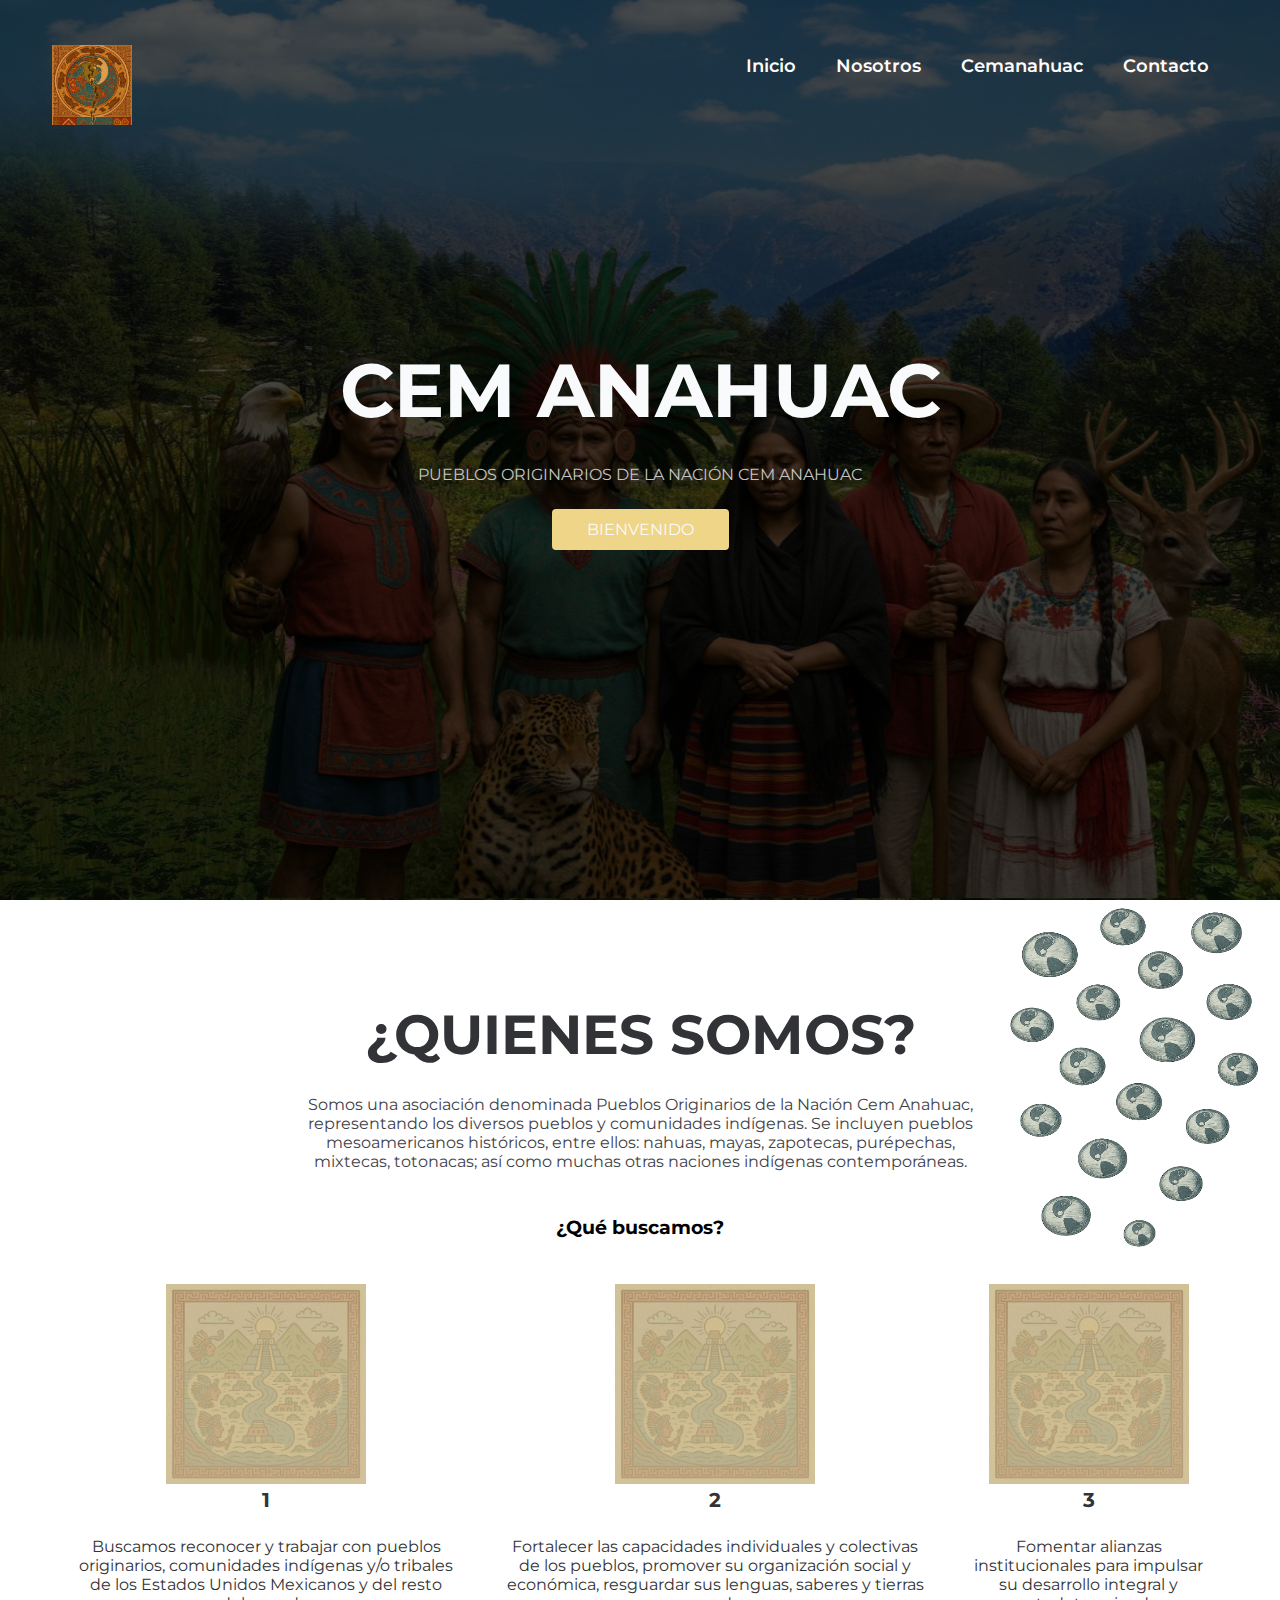
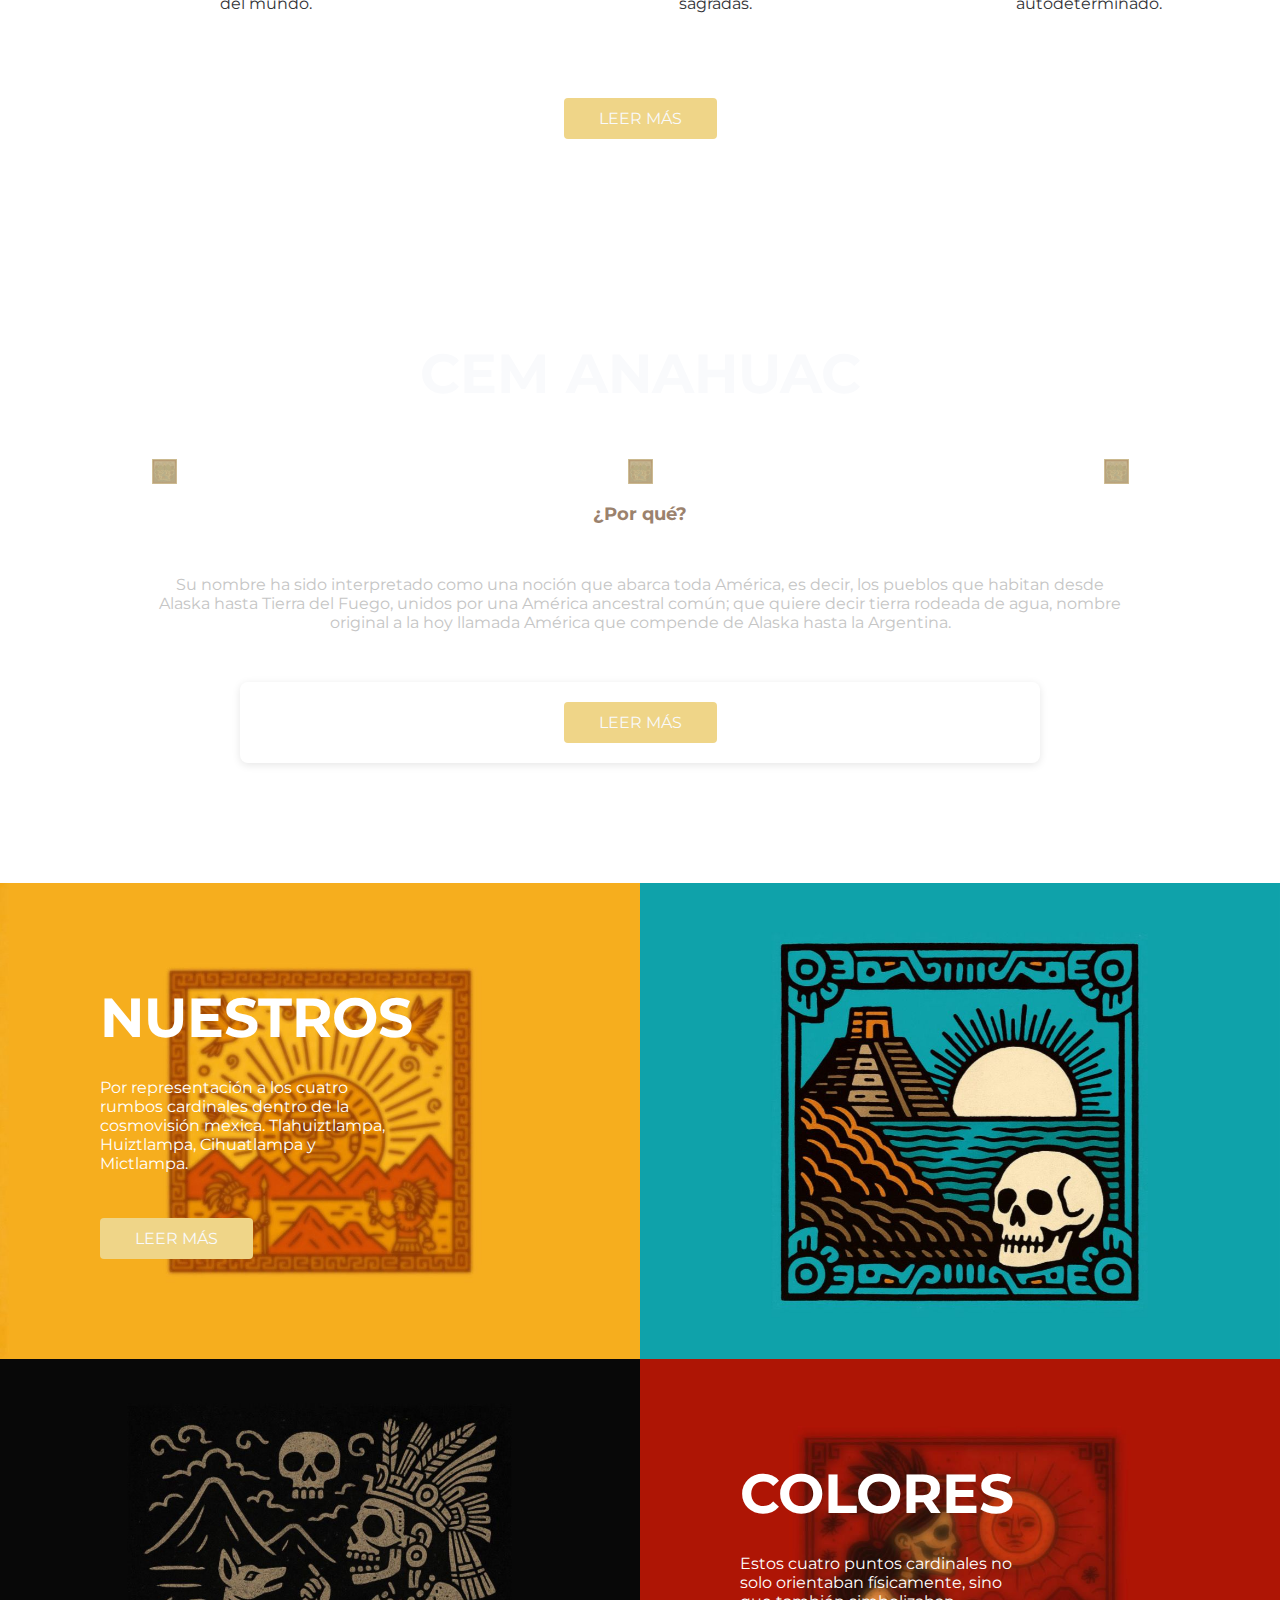
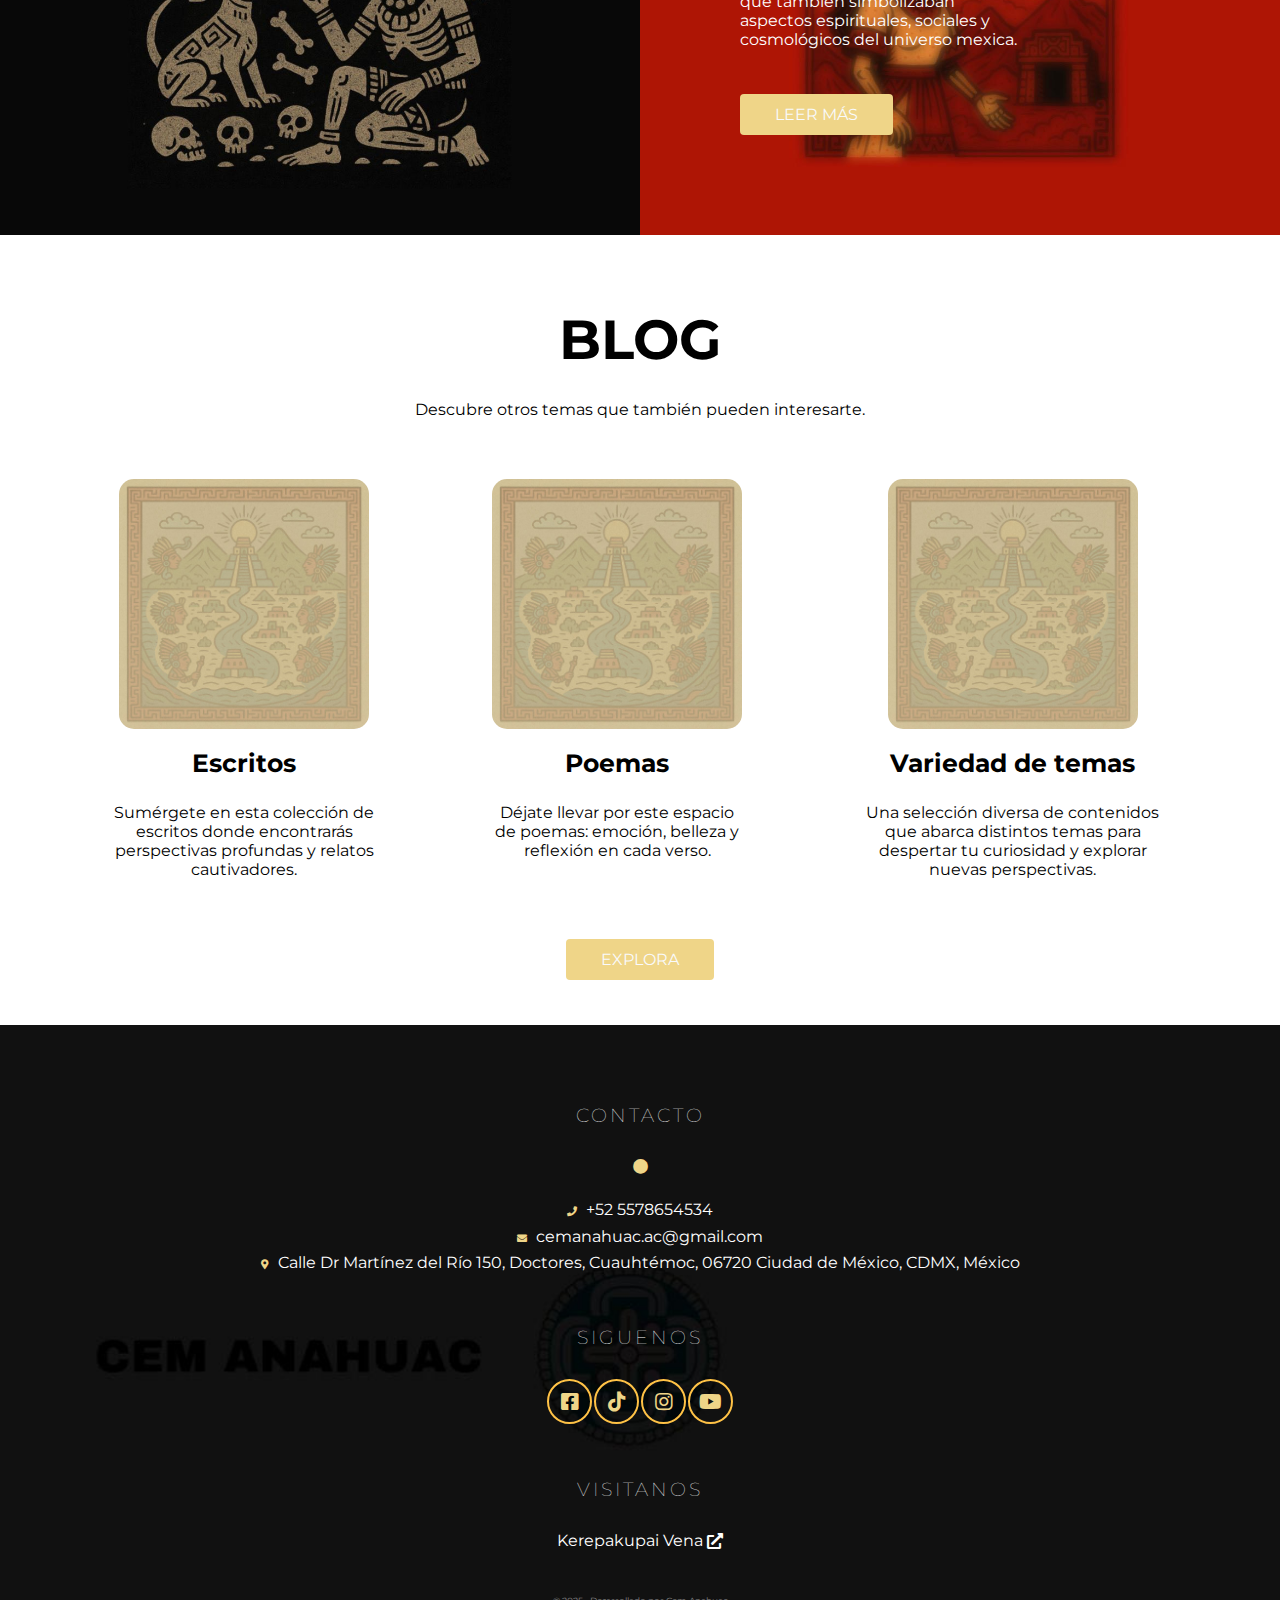
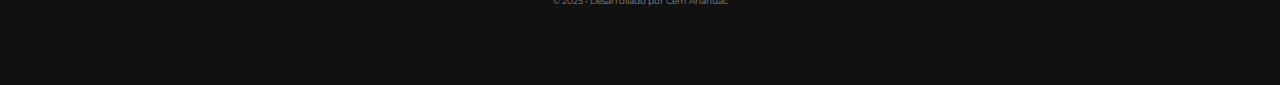
<file: index.html>
<!DOCTYPE html>
<html lang="en">
<head>
    <meta charset="UTF-8">
    <meta http-equiv="X-UA-Compatible" content="IE=edge">
    <meta name="viewport" content="width=device-width, initial-scale=1.0">
   
    <title>Inicio</title>
    <link rel="stylesheet" href="https://cdnjs.cloudflare.com/ajax/libs/font-awesome/5.15.4/css/all.min.css" integrity="..." crossorigin="anonymous">
     <link rel="stylesheet" href="https://cdnjs.cloudflare.com/ajax/libs/font-awesome/5.11.2/css/all.min.css">
    <link rel="stylesheet" href="style.css">
</head>
<body>
    
    <header class="header">
        <div class="menu container">
            <a href="logo.html" class="logo"  alt="">
               <p></p>
                 <img src="logoprovisional.jpg" alt="Texto alternativo del icono" width="80" height="80">
            </a>
            <input type="checkbox" id="menu" />
            <label for="menu">
                <img src="menu.png" class="menu-icono" alt="">
            </label>

            <nav class="navbar">
                <ul>
                    <li><a href="index.html">Inicio</a></li>
                     <li><a href="nosotros.html">Nosotros</a></li>
                      <li><a href="#">Cemanahuac</a></li>
                       <li><a href="contacto.html">Contacto</a></li>
                </ul>
            </nav>
        </div>

          
            <div class="header-content container">

                <h1>CEM ANAHUAC</h1>
             <p> 
                 PUEBLOS ORIGINARIOS DE LA NACIÓN CEM ANAHUAC 
                </p>   
                <a href="index.html"   class="btn-1">Bienvenido</a>
            </div>
       
    </header>

    <section class="coffee">
       
        <img class="coffee-img" src="ChatGPT Image 31 jul 2025, 07_57_46 p.m..png" alt="Descripción" width="290" height="350">       

        <div class="coffee-content container">
            <h2>¿Quienes somos?</h2>
            <p class="txt-p">
    Somos una asociación denominada Pueblos Originarios de la Nación Cem Anahuac, representando los diversos pueblos y comunidades indígenas. 
    Se incluyen pueblos mesoamericanos históricos, entre ellos: nahuas, mayas, zapotecas, purépechas, mixtecas, totonacas;
    así como muchas otras naciones indígenas contemporáneas.
    
            </p>
            <p> <h3>¿Qué buscamos?</h3></p>
<div class="coffee-group">

    <div class="coffee-1">
        <img src="mx.jpg" alt="">
        <h3>1</h3>
        <p>
        Buscamos reconocer y trabajar con pueblos
             originarios, comunidades indígenas y/o 
             tribales de los Estados Unidos
              Mexicanos y del resto del mundo.
        </p>

    </div>

    <div class="coffee-1">
        <img src="mx.jpg" alt="">
        <h3>2</h3>
        <p>
        Fortalecer las capacidades individuales 
            y colectivas de los pueblos, promover 
            su organización social y económica, resguardar sus lenguas,
            saberes y tierras sagradas.
        </p>

    </div>

    <div class="coffee-1">
        <img src="mx.jpg" alt="">
        <h3>3</h3>
        <p>
        Fomentar alianzas institucionales para 
            impulsar su desarrollo integral y autodeterminado.
        </p>

    </div>
</div>
       <a href="#" class="btn-1">Leer más</a>

        </div>
    </section>

    <main class="services">

        <div class="services-content container">
            <h2>CEM ANAHUAC</h2>

            <div class="services-group">

                <div class="services-1">
                    <img src="mx.jpg" alt="">
                    <h3></h3>
                </div>
                <div class="services-1">
                    <img src="mx.jpg" alt="">
                    <h3>¿Por qué?</h3>
                </div>
                <div class="services-1">
                    <img src="mx.jpg" alt="">
                    <h3></h3>
                </div>

            </div>
          <p>
            
          Su nombre ha sido interpretado como una noción que abarca toda América, es decir,
           los pueblos que habitan desde Alaska hasta Tierra del Fuego, unidos por
            una América ancestral común; que quiere decir tierra rodeada de agua, 
            nombre original a la hoy llamada América que compende de Alaska hasta la Argentina.
          </p>
         
          

            <section class="section">
    <details>
      <summary  class="btn-1">Leer más</summary>
      <p>Su traducción Cem, que significa "totalidad" o "completamente"</p>
          <p>Anáhuac que proviene del náhuatl  (atl-agua) y (nāhuac-cerca de), lo que se traduce como "entre aguas" o "junto al agua"</p>
          <p>así haciendo referencia el término completo Cem Anáhuac que se interpreta como "tierra totalmente rodeada de agua"</p>
    </details>
  </section>

        </div>
    </main>

    <selection class="general">
        <div class="general-1">
            <h2>Nuestros</h2>
            <p>
                Por representación a los cuatro rumbos cardinales dentro de la cosmovisión mexica. Tlahuiztlampa, Huiztlampa, Cihuatlampa y Mictlampa.
            </p>
            <a href="seccion.html" class="btn-1">Leer más</a>
        </div>
        <div class="general-2"></div>

    </selection>
 <selection class="general">
<div class="general-3"></div>
        <div class="general-4">
            <h2>Colores</h2>
            <p>
                Estos cuatro puntos cardinales no solo orientaban físicamente,
                 sino que también simbolizaban aspectos espirituales, sociales y cosmológicos del universo mexica.
            </p>
            <a href="colores.html" class="btn-1">Leer más</a>
        </div>
    </selection>
      <P></P>
    <section class="blog container">
                          
        <h2> Blog</h2>
        <p>Descubre otros temas que también pueden interesarte.</p>

        <div class="blog-content">
            <div class="blog-1">
                <img src="mx.jpg" alt="">
                <h3>Escritos</h3>
                <p>Sumérgete en esta colección de escritos
                     donde encontrarás perspectivas profundas y relatos cautivadores.
                    </p>
            </div>

               <div class="blog-1">
                <img src="mx.jpg" alt="">
                <h3>Poemas</h3>
                <p>Déjate llevar por este espacio de poemas: emoción, belleza y reflexión en cada verso.
                    </p>
            </div>

               <div class="blog-1">
                <img src="mx.jpg" alt="">
                <h3>Variedad de temas</h3>
                <p>Una selección diversa de contenidos que abarca distintos
                     temas para despertar tu curiosidad y explorar nuevas perspectivas.
                    </p>
            </div>
        </div>
     
    <details>
      <summary  class="btn-1">explora</summary>
      <p> <a href="escritos.html"   class="btn-2">Escritos</a> 
        <a href="poemas.html"   class="btn-2">Poemas</a> 
        <a href="index.html"   class="btn-2">Variedad de temas</a></p>
        
          
    </details>

       
        
        <p></p>
    </section>
 
   <footer>
        <div class="container">
            <div class="footer-content">

                <div class="footer-content-about">
                    <h4>Contacto</h4>
                    <div class="circle">
                        <i class="fas fa-circle"></i>
                    </div>
                   <ul class="info-list">
  <li>
    <i class="fas fa-phone"></i>
    <a href="tel:+5215512345678">+52 5578654534</a>
  </li>
  <li>
    <i class="fas fa-envelope"></i>
    <a href="cemanahuac.ac@gmail.com">cemanahuac.ac@gmail.com</a>
  </li>
  <li>
    <i class="fas fa-map-marker-alt"></i>
    <span>Calle Dr Martínez del Río 150, Doctores, Cuauhtémoc, 06720 Ciudad de México, CDMX, México</span>
  </li>
</ul>              
                </div>

                <div class="footer-div">
                    <div class="social-media">
                        <h4>Siguenos</h4>
                        <ul class="social-icons">
                           
                            <li>
                                <a href="https://www.facebook.com/share/14NUZS46QDW/?mibextid=wwXIfr"><i class="fab fa-facebook-square"></i></a>
                            </li>
                         
                            <li>
                                <a href="#"><i class="fab fa-tiktok"></i></a>
                            </li>
                            <li>
                                <a href="#"><i class="fab fa-instagram" aria-hidden="true"></i></a>
                            </li>
                            <li>
                                <a href="http://www.youtube.com/@CemAn%C3%A1huac-w1s"><i class="fab fa-youtube" aria-hidden="true"></i></a>
                            </li>
                            
                        </ul>

                        <nav class="external-links">
                             <h4>Visitanos</h4>
                           <ul>
                         <li>
                         <a href="https://uncdop.org/nosotros/" target="_blank" rel="noopener noreferrer" aria-label="Visitar sitio externo">
   Kerepakupai Vena <i class="fas fa-external-link-alt" aria-hidden="true"></i>
</a>
                         </li>
                            </ul>
                     <p></p>
                    </div>
                    
                </div>

            </div>
        </div>

        <div class="footer-credit">
             <small>&copy; 2025 • Desarrollado por Cem Anahuac</small>
             </div>

    </footer>

   <script>

        const selectElement = function(element) {
            return document.querySelector(element);
        }


        let menuContainer = selectElement('.menu container');
        let body = selectElement('body');

        menuContainer.addEventListener('click', function(){
            body.classList.container('open');
        })

    </script>  

   
  
 
</body>
</html>
</file>
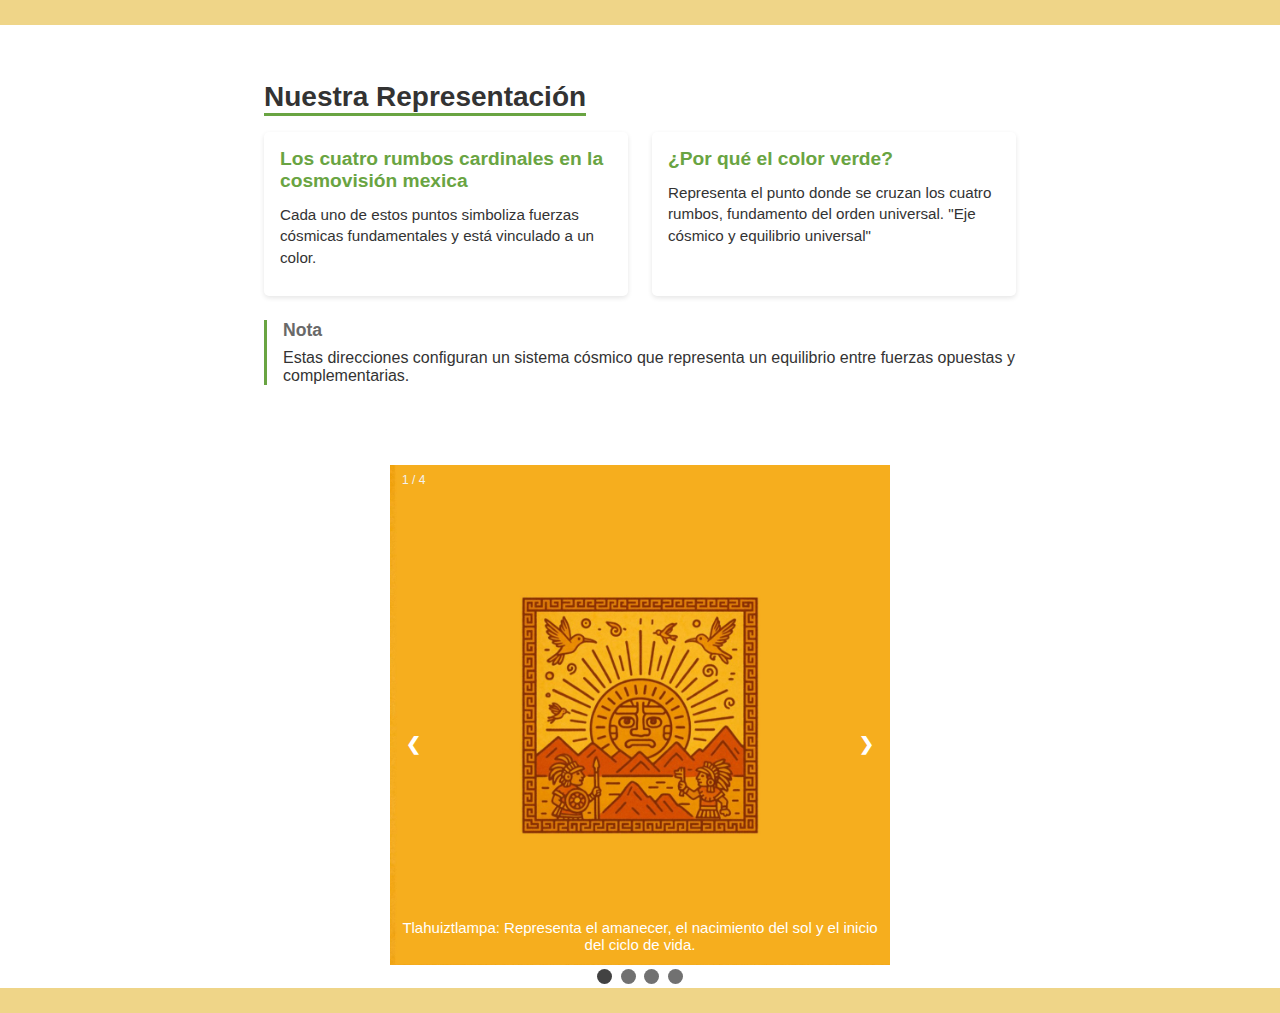
<file: colores.html>
<!DOCTYPE html>
<html lang="en">
<head>
    <meta charset="UTF-8">
    <meta name="viewport" content="width=device-width, initial-scale=1.0">
    <title>Nuestros Colores</title>
</head>
<body>
    
    <hr class="colored-line">
<style>
    .colored-line {
  height: 25px;              /* Define el grosor de la línea */
  background-color: #efd588;    /* Color de la línea */
  border: none;             /* Elimina bordes adicionales por defecto */
}
</style>

<section aria-labelledby="info-section" class="info-section">
  <header class="info-header">
    <h2 id="info-section">Nuestra Representación</h2>
  </header>

  <div class="info-content">
    <article class="info-article">
      <header>
        <h3>Los cuatro rumbos cardinales en la cosmovisión mexica</h3>
      </header>
      <p>Cada uno de estos puntos simboliza fuerzas cósmicas fundamentales y está vinculado a un color.</p>
      <footer>
        <p><time datetime="2025-08-19"></time></p>
      </footer>
    </article>

    <article class="info-article">
      <header>
        <h3>¿Por qué el color verde?</h3>
      </header>
      <p>Representa el punto donde se cruzan los cuatro rumbos, fundamento del orden universal.
         "Eje cósmico y equilibrio universal"</p>
    </article>
  </div>

  <aside class="info-aside">
    <h4>Nota </h4>
    <p>Estas direcciones configuran un sistema cósmico que representa un equilibrio entre fuerzas opuestas y complementarias.</p>
  </aside>

 
</section>

<style>

    body {

     overflow-x:hidden;
  font-family: "Montserrat", sans-serif;
   font-size: 16px;
  display: flex;
  flex-direction: column;
  min-height: 100vh;
}
    /* Reset básico para control total */
* {
  margin: 0;
  padding: 0;
  box-sizing: border-box;
}

/* Estilo general de la sección de información */
.info-section {
  max-width: 800px;
  margin: 2rem auto;
  padding: 1.5rem;
 
  border-radius: 8px;
  font-family: Arial, sans-serif;
  color: #333;
}

/* Encabezado principal */
.info-header h2 {
  font-size: 1.75rem;
  margin-bottom: 1rem;
  border-bottom: 3px solid #69a442;
  display: inline-block;
}

/* Contenedor flexible para artículos e información lateral */
.info-content {
  display: flex;
  flex-wrap: wrap;
  gap: 1.5rem;
  margin-bottom: 1.5rem;
}

/* Estilo de cada artículo dentro del contenido */
.info-article {
  flex: 1 1 250px;
  background: #fff;
  padding: 1rem;
  border-radius: 5px;
  box-shadow: 0 2px 5px rgba(0,0,0,0.1);
}

.info-article h3 {
  margin-bottom: 0.75rem;
  font-size: 1.2rem;
  color: #69a442;
}

.info-article p {
  font-size: 0.95rem;
  line-height: 1.4;
}

/* Texto de fecha en estilo sutil */
.info-article footer p {
  font-size: 0.85rem;
  color: #666;
  margin-top: 0.75rem;
}

/* Estilo del aside (nota complementaria) */
.info-aside {
  border-left: 3px solid #69a442;
  padding-left: 1rem;
  margin-bottom: 1.5rem;
}

.info-aside h4 {
  font-size: 1.1rem;
  margin-bottom: 0.5rem;
  color: #696969;
}

/* Pie de sección (footer) */
.info-footer p {
  font-size: 0.9rem;
}
.info-footer a {
  color: #007acc;
  text-decoration: none;
}
.info-footer a:hover {
  text-decoration: underline;
}

/* Adaptabilidad a móviles */
@media (max-width: 600px) {
  .info-content {
    flex-direction: column;
  }
}

</style>



<div class="slideshow-container">
  <div class="mySlides fade">
    <div class="numbertext">1 / 4</div>
    <img src="ptlahuiztlampa.jpg" style="width:100%">
    <div class="text">Tlahuiztlampa: Representa el amanecer, el nacimiento del sol y el inicio del ciclo de vida.</div>
  </div>

  <div class="mySlides fade">
    <div class="numbertext">2 / 4</div>
    <img src="pcihuatlampa.jpg" style="width:100%">
    <div class="text">Cihuatlampa: "El rumbo de donde habitan mujeres", El ocaso, lugar femenino y transición. Se asocia con mujeres heroicas que acompañaban al sol en su ocaso.</div>
  </div>

  <div class="mySlides fade">
    <div class="numbertext">3 / 4</div>
    <img src="phuiztlampa.jpg" style="width:100%">
    <div class="text">El mediodía, plenitud del sol, fuerza vital y fertilidad.</div>
  </div>

   <div class="mySlides fade">
    <div class="numbertext">4 / 4</div>
    <img src="pmictlampa.jpg" style="width:100%">
    <div class="text">Mictlampa: Región del inframundo y la muerte. Se asocia al fin, la oscuridad, y los ancestros.</div>
  </div>

  <a class="prev" onclick="plusSlides(-1)">❮</a>
  <a class="next" onclick="plusSlides(1)">❯</a>
</div>

<div style="text-align:center">
  <span class="dot" onclick="currentSlide(1)"></span>
  <span class="dot" onclick="currentSlide(2)"></span>
  <span class="dot" onclick="currentSlide(3)"></span>
  <span class="dot" onclick="currentSlide(4)"></span>
</div>

<style>
   
    .slideshow-container { max-width: 500px; position: relative; margin: auto; }
.mySlides { display: none; }
.prev, .next {
  cursor: pointer;
  position: absolute;
  top: 50%;
  padding: 16px;
  color: white;
  font-weight: bold;
  font-size: 18px;
  transition: 0.6s ease;
  border-radius: 0 3px 3px 0;
  user-select: none;
}
.next { right: 0; border-radius: 3px 0 0 3px; }
.prev:hover, .next:hover { background-color: rgba(0,0,0,0.8); }
.text {
  color: white;
  font-size: 15px;
  padding: 8px 12px;
  position: absolute;
  bottom: 8px;
  width: 100%;
  text-align: center;
}
.numbertext {
  color: #f2f2f2;
  font-size: 12px;
  padding: 8px 12px;
  position: absolute;
  top: 0;
}
.dot {
  cursor: pointer;
  height: 15px; width: 15px;
  margin: 0 2px;
  background-color: #717171;
  border-radius: 50%;
  display: inline-block;
  transition: background-color 0.6s ease;
}
.active, .dot:hover { background-color: #424242; }
.fade { animation-name: fade; animation-duration: 1.5s; }
@keyframes fade { from {opacity: .4} to {opacity: 1} }

</style>

<script>
    let slideIndex = 1;
showSlides(slideIndex);

function plusSlides(n) {
  showSlides(slideIndex += n);
}

function currentSlide(n) {
  showSlides(slideIndex = n);
}

function showSlides(n) {
  let i;
  const slides = document.getElementsByClassName("mySlides");
  const dots = document.getElementsByClassName("dot");
  if (n > slides.length) slideIndex = 1;
  if (n < 1) slideIndex = slides.length;
  for (i = 0; i < slides.length; i++) slides[i].style.display = "none";
  for (i = 0; i < dots.length; i++) dots[i].className = dots[i].className.replace(" active", "");
  slides[slideIndex - 1].style.display = "block";
  dots[slideIndex - 1].className += " active";
}

</script>
<p></p>
<hr class="colored-line">
<style>
    .colored-line {
  height: 25px;              /* Define el grosor de la línea */
  background-color: #efd588;    /* Color de la línea */
  border: none;             /* Elimina bordes adicionales por defecto */
}

</style>

</body>
</html>
</file>
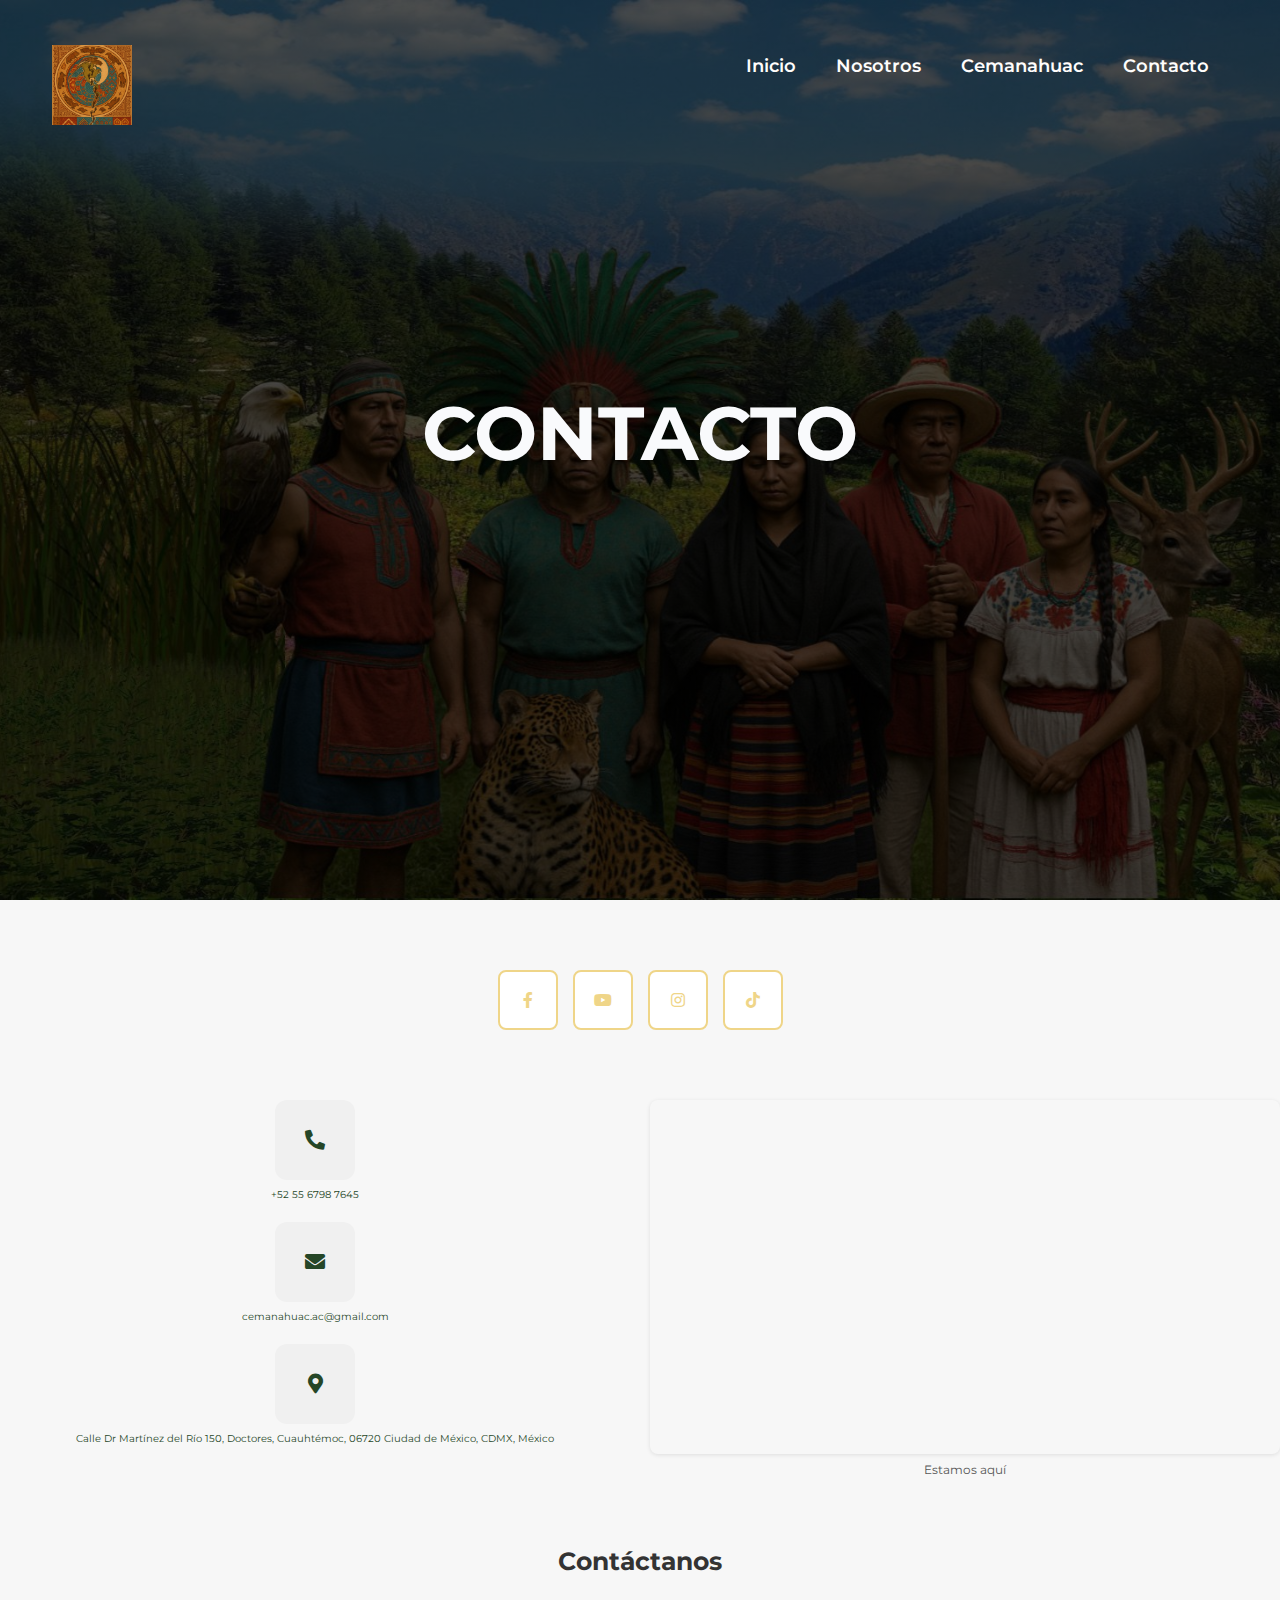
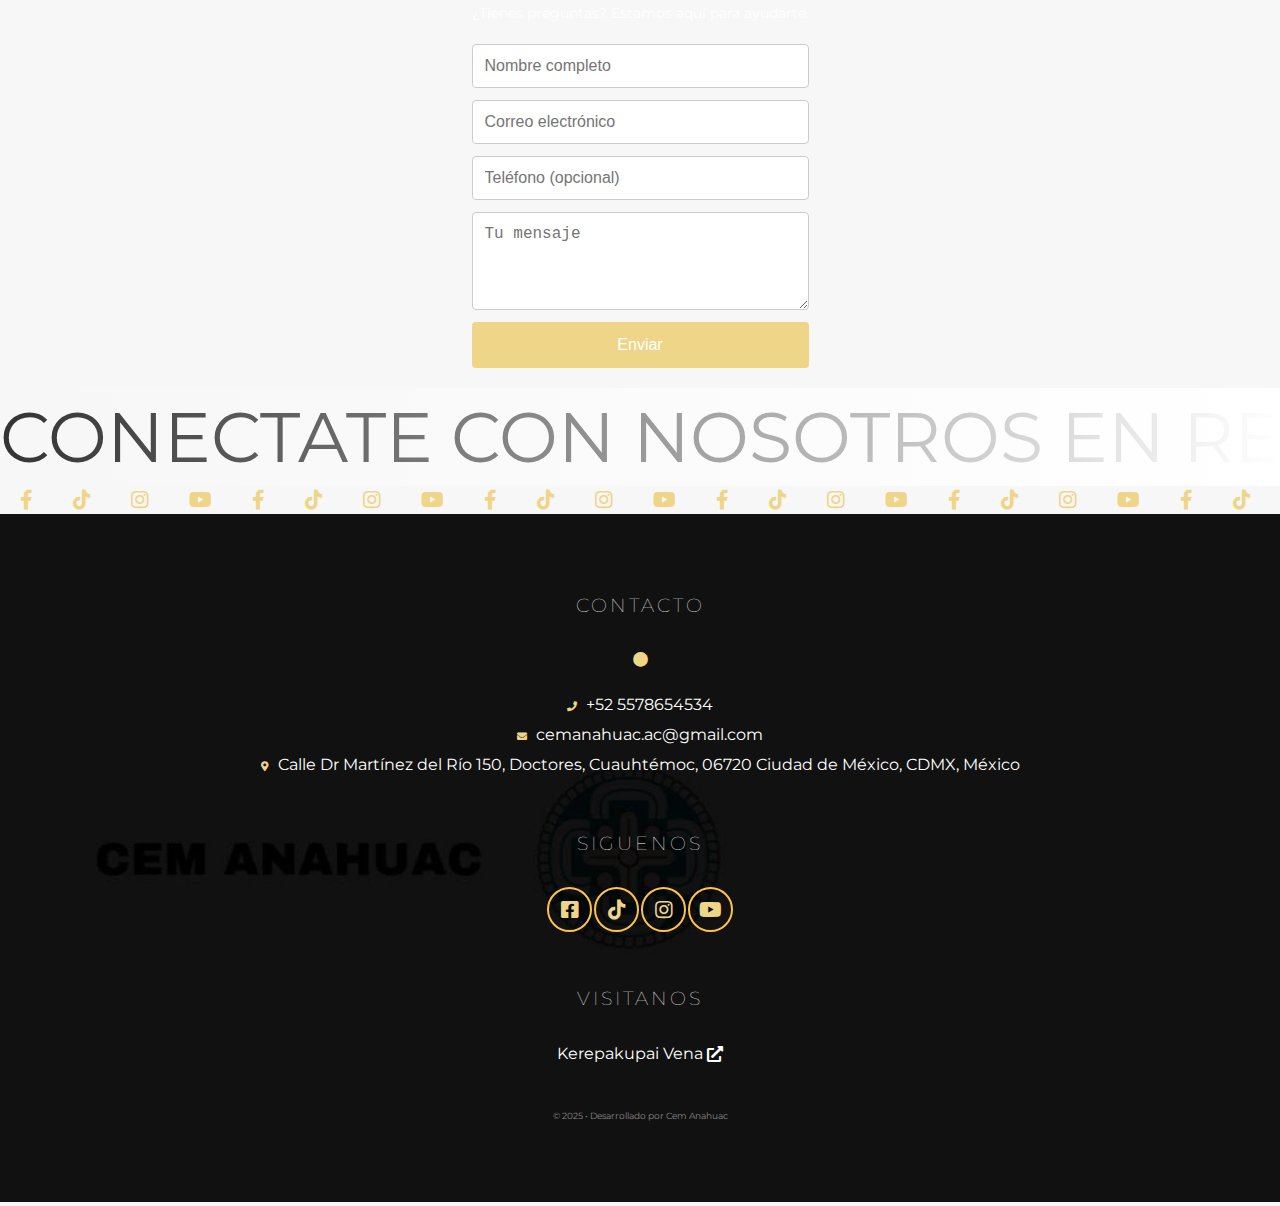
<file: contacto.html>
<!DOCTYPE html>
<html lang="en">
<head>
    <meta charset="UTF-8">
    <meta http-equiv="X-UA-Compatible" content="IE=edge">
    <meta name="viewport" content="width=device-width, initial-scale=1.0">
    <title>Contacto</title>
     <link rel="stylesheet" href="https://cdnjs.cloudflare.com/ajax/libs/font-awesome/5.15.4/css/all.min.css" integrity="..." crossorigin="anonymous">
     <link rel="stylesheet" href="https://cdnjs.cloudflare.com/ajax/libs/font-awesome/5.11.2/css/all.min.css">
    <link rel="stylesheet" href="styles.css">
</head>
<body>
    
    <header class="header">
        <div class="menu container">
            <a href="logoprovisional.jpg" class="logo"  alt="">
                <p></p>
                 <img src="logoprovisional.jpg" alt="Texto alternativo del icono" width="80" height="80">
            </a>
            <input type="checkbox" id="menu" />
            <label for="menu">
                <img src="menu.png" class="menu-icono" alt="">
            </label>

            <nav class="navbar">
                <ul>
                    <li><a href="index.html">Inicio</a></li>
                     <li><a href="nosotros.html">Nosotros</a></li>
                      <li><a href="#">Cemanahuac</a></li>
                       <li><a href="contacto.html">Contacto</a></li>
                </ul>
            </nav>
        </div>

          
            <div class="header-content container">

                <h1>CONTACTO</h1>
            </div>
    </header>
<p></p>
     <div class="social-wrapper">
    <a href="https://www.facebook.com/share/14NUZS46QDW/?mibextid=wwXIfr" class="icon facebook">
      <div class="layer"><span class="fab fa-facebook-f"></span></div>
      <div class="text">Facebook</div>
    </a>
    <a href="http://www.youtube.com/@CemAn%C3%A1huac-w1s" class="icon twitter">
      <div class="layer"><span class="fab fa-youtube"></span></div>
      <div class="text">Youtube</div>
    </a>
    <a href="#" class="icon instagram">
      <div class="layer"><span class="fab fa-instagram"></span></div>
      <div class="text">Instagram</div>
    </a>
    <a href="#" class="icon linkedin">
      <div class="layer"><span class="fab fa-tiktok"></span></div>
      <div class="text">Tiktok</div>
    </a>
  </div>
  <p></p>
  <style>
   .body{
     font-family: "Montserrat", sans-serif;
   font-size: 16px;
   } 

.social-wrapper {
  display: flex;
  gap: 15px;
  flex-wrap: wrap;
  justify-content: center;
}

.icon {
  position: relative;
  overflow: hidden;
  text-decoration: none;
  width: 60px;
  height: 60px;
  color: #efd588; 
}

.layer {
  width: 100%;
  height: 100%;
  background: #fff;
  border: 2px solid;
  border-radius: 8px;
  display: flex;
  align-items: center;
  justify-content: center;
  transition: transform 0.3s ease, border-color 0.3s ease;
}

.text {
     font-family: "Montserrat", sans-serif;
   font-size: 16px;
  position: absolute;
  bottom: -30px;
  left: 50%;
  transform: translateX(-50%);
  background: rgba(0,0,0,0.7);
  color: #fff;
  padding: 4px 8px;
  border-radius: 4px;
  font-size: 0.85rem;
  opacity: 0;
  transition: bottom 0.3s ease, opacity 0.3s ease;
  white-space: nowrap;
}

.icon:hover .layer {
  transform: translateY(-30px);
}

.icon:hover .text {
     font-family: "Montserrat", sans-serif;
  bottom: 5px;
  opacity: 1;
}

.facebook .layer { border-color: #efd588; }
.facebook .text { background: #254627; }


.twitter .layer { border-color: #efd588; }
.twitter .text { background: #254627; }

.instagram .layer { border-color: #efd588; }
.instagram .text { background: #254627; }

.linkedin .layer { border-color: #efd588; }
.linkedin .text { background: #254627; }

/* Adaptación para móviles */
@media (max-width: 600px) {
  .icon {
    width: 50px;
    height: 50px;
  }
  .layer {
    border-radius: 6px;
  }
  .layer .fa {
    font-size: 1.1rem;
  }
  .text {
    font-size: 0.75rem;
    bottom: -28px;
  }
}
  </style>
<style>
    .info-section {
  display: flex;
  justify-content: center;
  gap: 20px; /* separación entre las cajas */
  flex-wrap: wrap;
}

.info-box {
  display: flex;
  flex-direction: column;
  align-items: center;
  gap: 8px;
  cursor: default;
  transition: transform 0.3s ease, color 0.3s ease;
}

.icon-container {
  width: 80px;
  height: 80px;
  background-color: #f0f0f0;
  border-radius: 12px;
  display: flex;
  align-items: center;
  justify-content: center;
  transition: background-color 0.3s ease;
}

.icon-container i {
  font-size: 2rem;
  color: #254627;
  transition: color 0.3s ease, transform 0.3s ease;
}

.info-box span {
  font-size: 1rem;
  color: #254627;
  transition: color 0.3s ease;
}

/* Hover animado */
.info-box:hover .icon-container {
  background-color: #254627;
}
.info-box:hover i {
  color: #efd588;
  transform: scale(1.1);
}
.info-box:hover span {
  color: #254627;
}

/* Adaptación para móviles */
@media (max-width: 480px) {
  .icon-container {
    width: 60px;
    height: 60px;
  }
  .icon-container i {
    font-size: 1.5rem;
  }
  .info-box span {
    font-size: 0.9rem;
  }
}

</style>
  <section class="contact-wrapper">
  <div class="info-section">
  <div class="info-box">
    <div class="icon-container">
      <i class="fas fa-phone-alt"></i>
    </div>
    <span>+52 55  6798 7645</span>
  </div>
  <div class="info-box">
    <div class="icon-container">
      <i class="fas fa-envelope"></i>
    </div>
    <span> cemanahuac.ac@gmail.com</span>
  </div>
   <div class="info-box">
    <div class="icon-container">
      <i class="fas fa-map-marker-alt"></i>
    </div>
    <span> Calle Dr Martínez del Río 150, Doctores, Cuauhtémoc, 06720 Ciudad de México, CDMX, México</span>
  </div>
</div>
  <div class="map-section">
    <div class="map-container">
      <iframe
       src="https://www.google.com/maps/embed?pb=!1m18!1m12!1m3!1d3762.8837759066846!2d-99.1538820245662!3d19.41742704116487!2m3!1f0!2f0!3f0!3m2!1i1024!2i768!4f13.1!3m3!1m2!1s0x85d1ff24298748a5%3A0x650bdecfbb1bb768!2sCalle%20Dr%20Mart%C3%ADnez%20del%20R%C3%ADo%20150%2C%20Doctores%2C%20Cuauht%C3%A9moc%2C%2006720%20Ciudad%20de%20M%C3%A9xico%2C%20CDMX!5e0!3m2!1sen!2smx!4v1754537534962!5m2!1sen!2smx" 
 width="" height="" alt="center" style="border:0;" allowfullscreen="" loading="lazy" referrerpolicy="no-referrer-when-downgrade"></iframe>
    </div>
    <p class="map-text">Estamos aquí</p>
  </div>
</section>
<style>
    .contact-wrapper {
  display: flex;
  flex-direction: column;
  gap: 20px;
}

.info-section {
  display: flex;
  flex-direction: column;
  gap: 12px;
}

.info-item {
 
  display: flex;
  align-items: center;
  background: #fff;
  padding: 12px;
  border-radius: 8px;
  box-shadow: 0 1px 4px rgba(0,0,0,0.1);
  transition: transform 0.3s ease, box-shadow 0.3s ease;
   margin: 0 10px; /* espacio en ambos lados */
  
}

.info-item:hover {
  transform: translateY(-3px);
  box-shadow: 0 4px 12px rgba(0,0,0,0.15);
}

.info-item i {
  margin-right: 10px;
  font-size: 1.4rem;
  color: #333;
  transition: color 0.3s ease;
}

.info-item span {
  font-size: 1.3rem;
  color: #333;
  transition: color 0.3s ease;
}

.info-item:hover i,
.info-item:hover span {
  color: #efd588;
}

/* Mapa responsive */
.map-container {
  position: relative;
  width: 100%;
  padding-bottom: 56.25%; /* 16:9 ratio */
  border-radius: 8px;
  overflow: hidden;
  box-shadow: 0 1px 4px rgba(0,0,0,0.1);
  transition: box-shadow 0.3s ease;
}

.map-container:hover {
  box-shadow: 0 4px 12px rgba(0,0,0,0.15);
}

.map-container iframe {
  position: absolute;
  top: 0; left: 0;
  width: 100% !important;
  height: 100% !important;
  border: 0;
}

.map-text {
  text-align: center;
  margin-top: 8px;
  font-size: 1.2rem;
  color: #555;
  transition: color 0.3s ease;
}

.map-container:hover + .map-text {
  color: #254627;
}

/* Layout horizontal en pantallas amplias */
@media (min-width: 768px) {
  .contact-wrapper {
    flex-direction: row;
    align-items: flex-start;
  }
  .info-section, .map-section {
    flex: 1;
  }
  .info-section {
    gap: 20px;
  }
}
</style>


             
  








<main class="contact-page">
    <h1>Contáctanos</h1>
    <p>¿Tienes preguntas? Estamos aquí para ayudarte.</p>
    <form class="contact-form">
      <input type="text" placeholder="Nombre completo" required>
      <input type="email" placeholder="Correo electrónico" required>
      <input type="tel" placeholder="Teléfono (opcional)">
      <textarea placeholder="Tu mensaje" rows="4" required></textarea>
      <button type="submit">Enviar</button>
    </form>
  </main>
 <script src="https://dashboard.emailjs.com/admin/account"></script>
<script>
  (function(){
    emailjs.init('PAeHm32Hu7rPu2Q8p');  
    document.getElementById('contact-form').addEventListener('submit', function(event) {
      event.preventDefault();
      emailjs.sendForm('service_vhkef9e', 'template_0e3to2s', this)
        .then(function() {
          alert('Mensaje enviado exitosamente');
        }, function(error) {
          alert('Error al enviar: ' + JSON.stringify(error));
        });
    });
  })();
</script>

<div class="marquee-container">
             <div class="marquee-content" style="font-size: 70px";>
                
                <span>CONECTATE CON NOSOTROS EN REDES Y VIVE MAS DE NUESTRO CONTENIDO</span>
                 <span>CONECTATE CON NOSOTROS EN REDES Y VIVE MAS DE NUESTRO CONTENIDO </span>
   
                </marquee>
            </div>
             </div>
   <div class="marquee-containers">
  <div class="marquee">
    <a href="https://www.facebook.com/share/14NUZS46QDW/?mibextid=wwXIfr" aria-label="Facebook"><i class="fab fa-facebook-f"></i></a>
    <a href="#" aria-label="Tiktok"><i class="fab fa-tiktok"></i></a>
    <a href="#" aria-label="Instagram"><i class="fab fa-instagram"></i></a>
    <a href="http://www.youtube.com/@CemAn%C3%A1huac-w1s" aria-label="YouTube"><i class="fab fa-youtube"></i></a>
    <!-- Repetir si deseas efecto continuo -->
    <a href="https://www.facebook.com/share/14NUZS46QDW/?mibextid=wwXIfr" aria-hidden="true"><i class="fab fa-facebook-f"></i></a>
    <a href="#" aria-hidden="true"><i class="fab fa-tiktok"></i></a>
    <a href="#" aria-hidden="true"><i class="fab fa-instagram"></i></a>
    <a href="http://www.youtube.com/@CemAn%C3%A1huac-w1s" aria-hidden="true"><i class="fab fa-youtube"></i></a>

     <a href="https://www.facebook.com/share/14NUZS46QDW/?mibextid=wwXIfr" aria-hidden="true"><i class="fab fa-facebook-f"></i></a>
    <a href="#" aria-hidden="true"><i class="fab fa-tiktok"></i></a>
    <a href="#" aria-hidden="true"><i class="fab fa-instagram"></i></a>
    <a href="http://www.youtube.com/@CemAn%C3%A1huac-w1s" aria-hidden="true"><i class="fab fa-youtube"></i></a>

     <a href="https://www.facebook.com/share/14NUZS46QDW/?mibextid=wwXIfr" aria-hidden="true"><i class="fab fa-facebook-f"></i></a>
    <a href="#" aria-hidden="true"><i class="fab fa-tiktok"></i></a>
    <a href="#" aria-hidden="true"><i class="fab fa-instagram"></i></a>
    <a href="http://www.youtube.com/@CemAn%C3%A1huac-w1s" aria-hidden="true"><i class="fab fa-youtube"></i></a>

     <a href="https://www.facebook.com/share/14NUZS46QDW/?mibextid=wwXIfr" aria-hidden="true"><i class="fab fa-facebook-f"></i></a>
    <a href="#" aria-hidden="true"><i class="fab fa-tiktok"></i></a>
    <a href="#" aria-hidden="true"><i class="fab fa-instagram"></i></a>
    <a href="http://www.youtube.com/@CemAn%C3%A1huac-w1s" aria-hidden="true"><i class="fab fa-youtube"></i></a>

     <a href="https://www.facebook.com/share/14NUZS46QDW/?mibextid=wwXIfr" aria-hidden="true"><i class="fab fa-facebook-f"></i></a>
    <a href="#" aria-hidden="true"><i class="fab fa-tiktok"></i></a>
    <a href="#" aria-hidden="true"><i class="fab fa-instagram"></i></a>
    <a href="http://www.youtube.com/@CemAn%C3%A1huac-w1s" aria-hidden="true"><i class="fab fa-youtube"></i></a>

     <a href="https://www.facebook.com/share/14NUZS46QDW/?mibextid=wwXIfr" aria-hidden="true"><i class="fab fa-facebook-f"></i></a>
    <a href="#" aria-hidden="true"><i class="fab fa-tiktok"></i></a>
    <a href="#" aria-hidden="true"><i class="fab fa-instagram"></i></a>
    <a href="http://www.youtube.com/@CemAn%C3%A1huac-w1s" aria-hidden="true"><i class="fab fa-youtube"></i></a>

     <a href="https://www.facebook.com/share/14NUZS46QDW/?mibextid=wwXIfr" aria-hidden="true"><i class="fab fa-facebook-f"></i></a>
    <a href="#" aria-hidden="true"><i class="fab fa-tiktok"></i></a>
    <a href="#" aria-hidden="true"><i class="fab fa-instagram"></i></a>
    <a href="http://www.youtube.com/@CemAn%C3%A1huac-w1s" aria-hidden="true"><i class="fab fa-youtube"></i></a>
  </div>
</div>
   
   

    <footer>
        <div class="container">
            <div class="footer-content">

                <div class="footer-content-about">
                    <h4>Contacto</h4>
                    <div class="circle">
                        <i class="fas fa-circle"></i>
                    </div>
                     <ul class="info-list">
  <li>
    <i class="fas fa-phone"></i>
    <a href="tel:+5215512345678">+52 5578654534</a>
  </li>
  <li>
    <i class="fas fa-envelope"></i>
    <a href="cemanahuac.ac@gmail.com">cemanahuac.ac@gmail.com</a>
  </li>
  <li>
    <i class="fas fa-map-marker-alt"></i>
    <span>Calle Dr Martínez del Río 150, Doctores, Cuauhtémoc, 06720 Ciudad de México, CDMX, México</span>
  </li>
</ul>
                </div>
                <div class="footer-div">
                    <div class="social-media">
                        <h4>Siguenos</h4>
                        <ul class="social-icons">
                           
                            <li>
                                <a href="https://www.facebook.com/share/14NUZS46QDW/?mibextid=wwXIfr"><i class="fab fa-facebook-square"></i></a>
                            </li>
                            <li>
                                <a href="#"><i class="fab fa-tiktok"></i></a>
                            </li>
                            <li>
                                <a href="#"><i class="fab fa-instagram" aria-hidden="true"></i></a>
                            </li>
                            <li>
                                <a href="http://www.youtube.com/@CemAn%C3%A1huac-w1s"><i class="fab fa-youtube" aria-hidden="true"></i></a>
                            </li>
                            
                        </ul>

                         <nav class="external-links">
                             <h4>Visitanos</h4>
                           <ul>
                         <li>
                         <a href="https://uncdop.org/nosotros/" target="_blank" rel="noopener noreferrer" aria-label="Visitar sitio externo">
   Kerepakupai Vena <i class="fas fa-external-link-alt" aria-hidden="true"></i>
</a>
                         </li>
                            </ul>
                     <p></p>
                    </div>
                    
                </div>

            </div>
        </div>

        <div class="footer-credit">
             <small>&copy; 2025 • Desarrollado por Cem Anahuac</small>
             </div>

    </footer>

   <script>

        const selectElement = function(element) {
            return document.querySelector(element);
        }


        let menuContainer = selectElement('.menu container');
        let body = selectElement('body');

        menuContainer.addEventListener('click', function(){
            body.classList.container('open');
        })

    </script>  
              
              
   
  
 
</body>
</html>
</file>
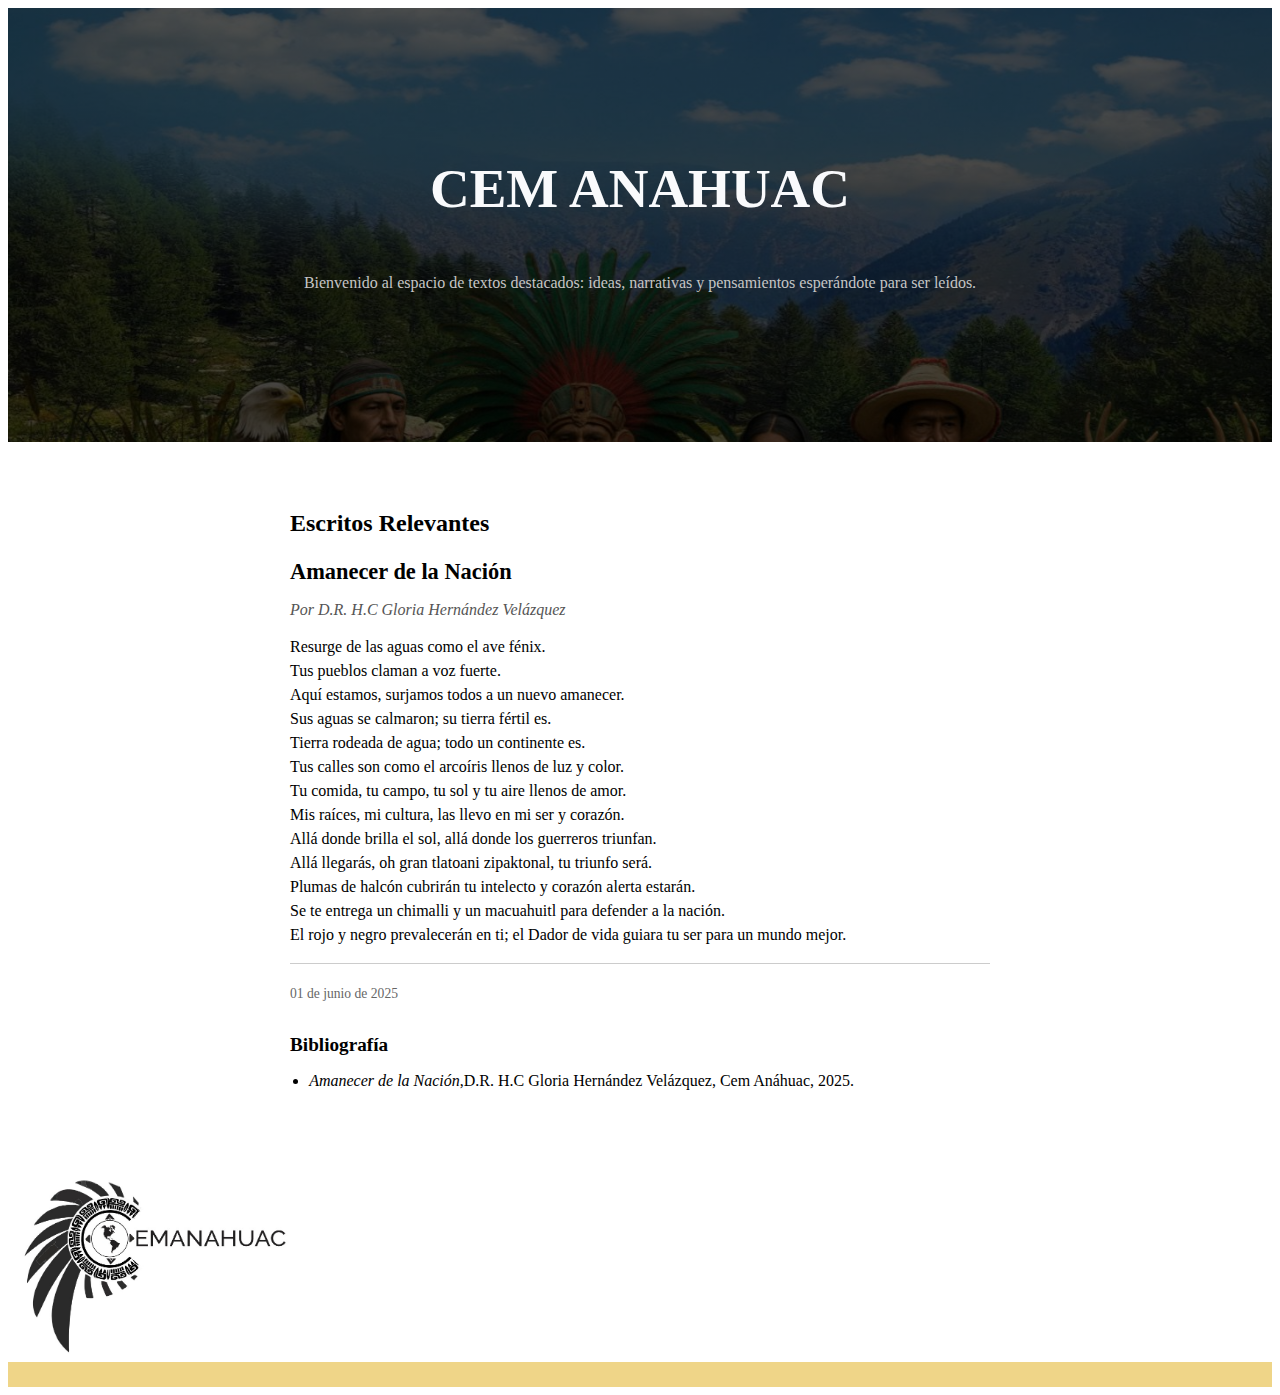
<file: escritos.html>
<!DOCTYPE html>
<html lang="en">
<head>
    <meta charset="UTF-8">
    <meta name="viewport" content="width=device-width, initial-scale=1.0">
    <title>Escritos</title>
</head>
<body>
    

     <main class="services">

        <div class="services-content container">
            <h2>CEM ANAHUAC</h2>

            
          <p>
            
         Bienvenido al espacio de textos destacados: ideas, narrativas y pensamientos esperándote para ser leídos.
          </p>

        </div>
    </main>

    <style>
        .services {  
    background-image: linear-gradient(
        rgba(0, 0, 0, 0.7),
        rgba(0, 0, 0, 0.7)),
        url(culturam.jpg);            /*fondo en movimiento*/
        background-position: center center;
        background-repeat: no-repeat;
        background-size: cover;
        background-attachment: fixed;
        padding: 100px 0;
}

.services-content{
    text-align: center;
}

.services-content h2{
    font-size: 55px;
    line-height: 70px;
    color:#F9FAFC;
    text-transform: uppercase;
    margin-bottom: 50px;
}

.services-content p{
    font-size: 16px;
    color:#C5C5C5;
    margin-bottom: 50px;
    padding: 0 100px;
}

.services-group{
    display: flex;
    justify-content: space-between;
    margin-bottom: 50px;

}

.services-1{
    padding: 0 100px;
}

.services-1 img{
    width: 25px;
    margin-bottom: 15px;
}

.services-1 h3{
    color: #9b826d;
    font-size: 18px;
}

    </style>


    <section class="writings-section">
  <header>
    <h2>Escritos Relevantes</h2>
  </header>

  <article class="writing">
    <header>
      <h3 class="writing-title">Amanecer de la Nación</h3>
      <p class="writing-byline"><em>Por D.R. H.C Gloria Hernández Velázquez</em></p>
    </header>
    <div class="writing-body">
      <p>
        Resurge de las aguas como el ave fénix.<br>
Tus pueblos claman a voz fuerte.<br>
Aquí estamos, surjamos todos a un nuevo amanecer.<br>
Sus aguas se calmaron; su tierra fértil es.<br>
Tierra rodeada de agua; todo un continente es.<br>
Tus calles son como el arcoíris llenos de luz y color.<br>
Tu comida, tu campo, tu sol y tu aire llenos de amor.<br>
Mis raíces, mi cultura, las llevo en mi ser y corazón.<br>
Allá donde brilla el sol, allá donde los guerreros triunfan.<br>
Allá llegarás, oh gran tlatoani zipaktonal, tu triunfo será.<br>
Plumas de halcón cubrirán tu intelecto y corazón alerta estarán.<br>
Se te entrega un chimalli y un macuahuitl para defender a la nación.<br>
El rojo y negro prevalecerán en ti; el Dador de vida guiara tu ser para un mundo mejor.<br>
      </p>
    </div>
    <footer class="writing-footer">
      <p><time datetime="2025-08-20">01 de junio de 2025</time></p>
    </footer>
  </article>

  <section class="bibliography" role="doc-bibliography">
    <h4>Bibliografía</h4>
    <ul>
      <li><cite>Amanecer de la Nación</cite>,D.R. H.C Gloria Hernández Velázquez, Cem Anáhuac, 2025.</li>
      
    </ul>
  </section>
</section>

<style>
    .writings-section {
  max-width: 700px;
  margin: 2rem auto;
  padding: 1rem;
  font-family: serif;
}

.writing-title {
  font-size: 1.4rem;
  margin-bottom: 0.2rem;
}

.writing-byline {
  font-style: italic;
  color: #555;
  margin-bottom: 1rem;
}

.writing-body p {
  margin-bottom: 1rem;
  line-height: 1.5;
}

.writing-footer {
  font-size: 0.85rem;
  color: #666;
  border-top: 1px solid #ccc;
  padding-top: 0.5rem;
}

.bibliography {
  margin-top: 2rem;
}

.bibliography h4 {
  font-size: 1.2rem;
  margin-bottom: 0.5rem;
}

.bibliography ul {
  padding-left: 1.2rem;
}

.bibliography li {
  margin-bottom: 0.4rem;
}

.bibliography cite {
  font-style: italic;
}

</style>


<div class="image-hover"></div>
<style>
    .image-hover {
  width: 300px;
  height: 200px;
  background-image: url("logo10.jpg");
  background-size: cover;
  transition: background-image 0.5s ease-in-out;
}

.image-hover:hover {
  background-image: url("separacion.jpg");
}
</style>

<hr class="colored-line">
<style>
    .colored-line {
  height: 25px;              /* Define el grosor de la línea */
  background-color: #efd588;    /* Color de la línea */
  border: none;             /* Elimina bordes adicionales por defecto */
}
</style>
</body>
</html>
</file>
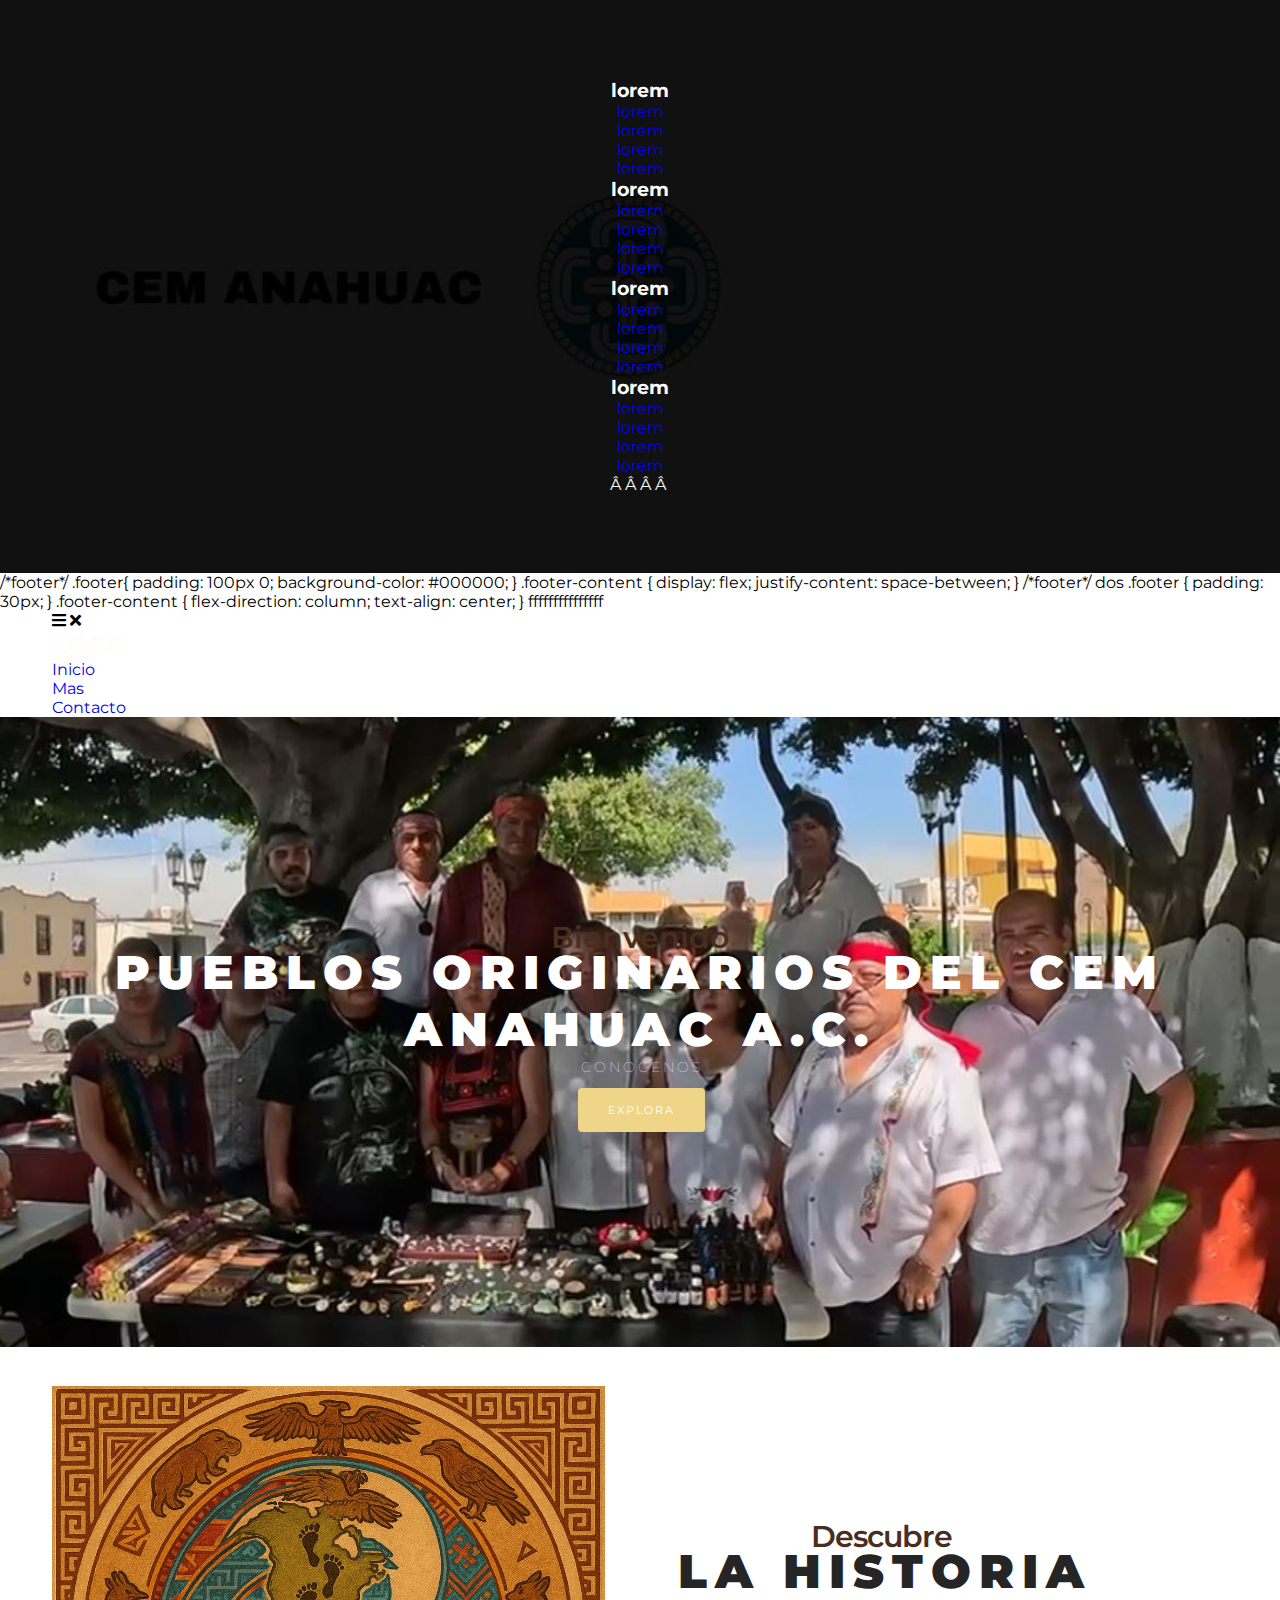
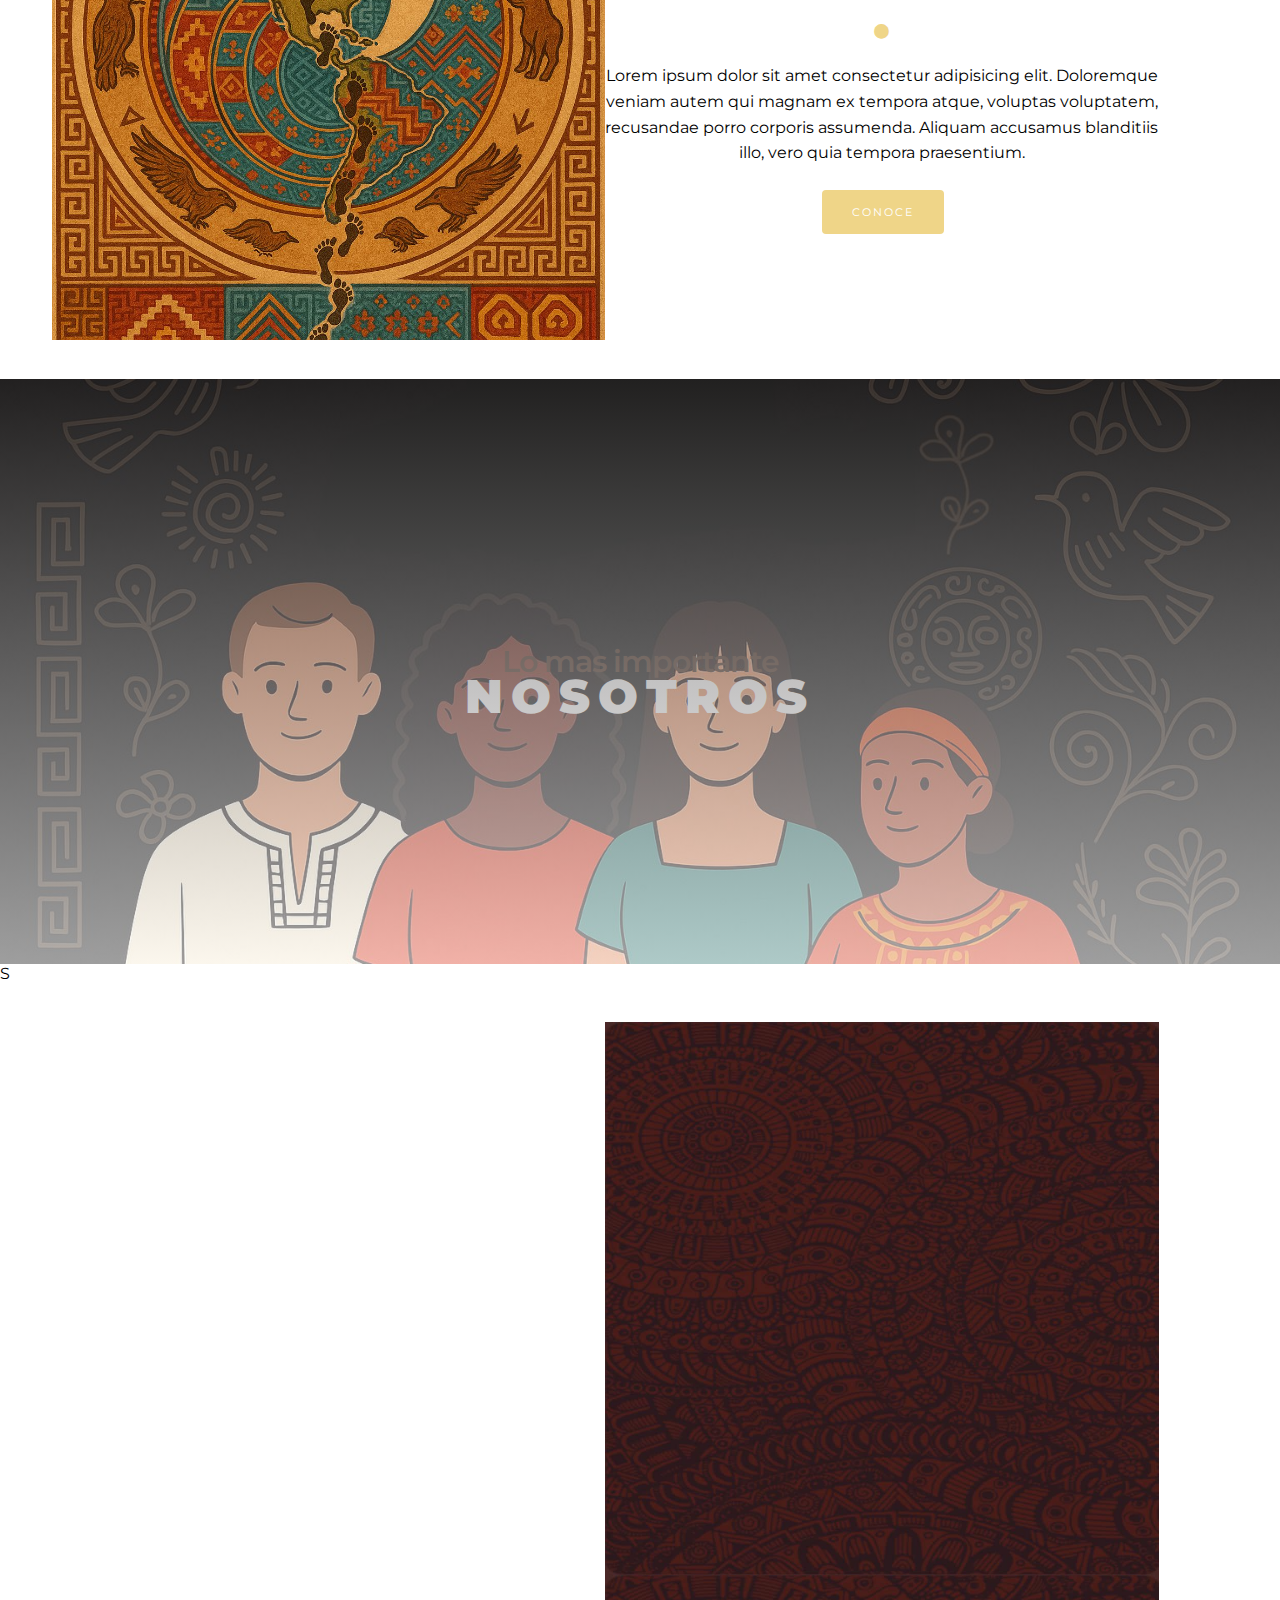
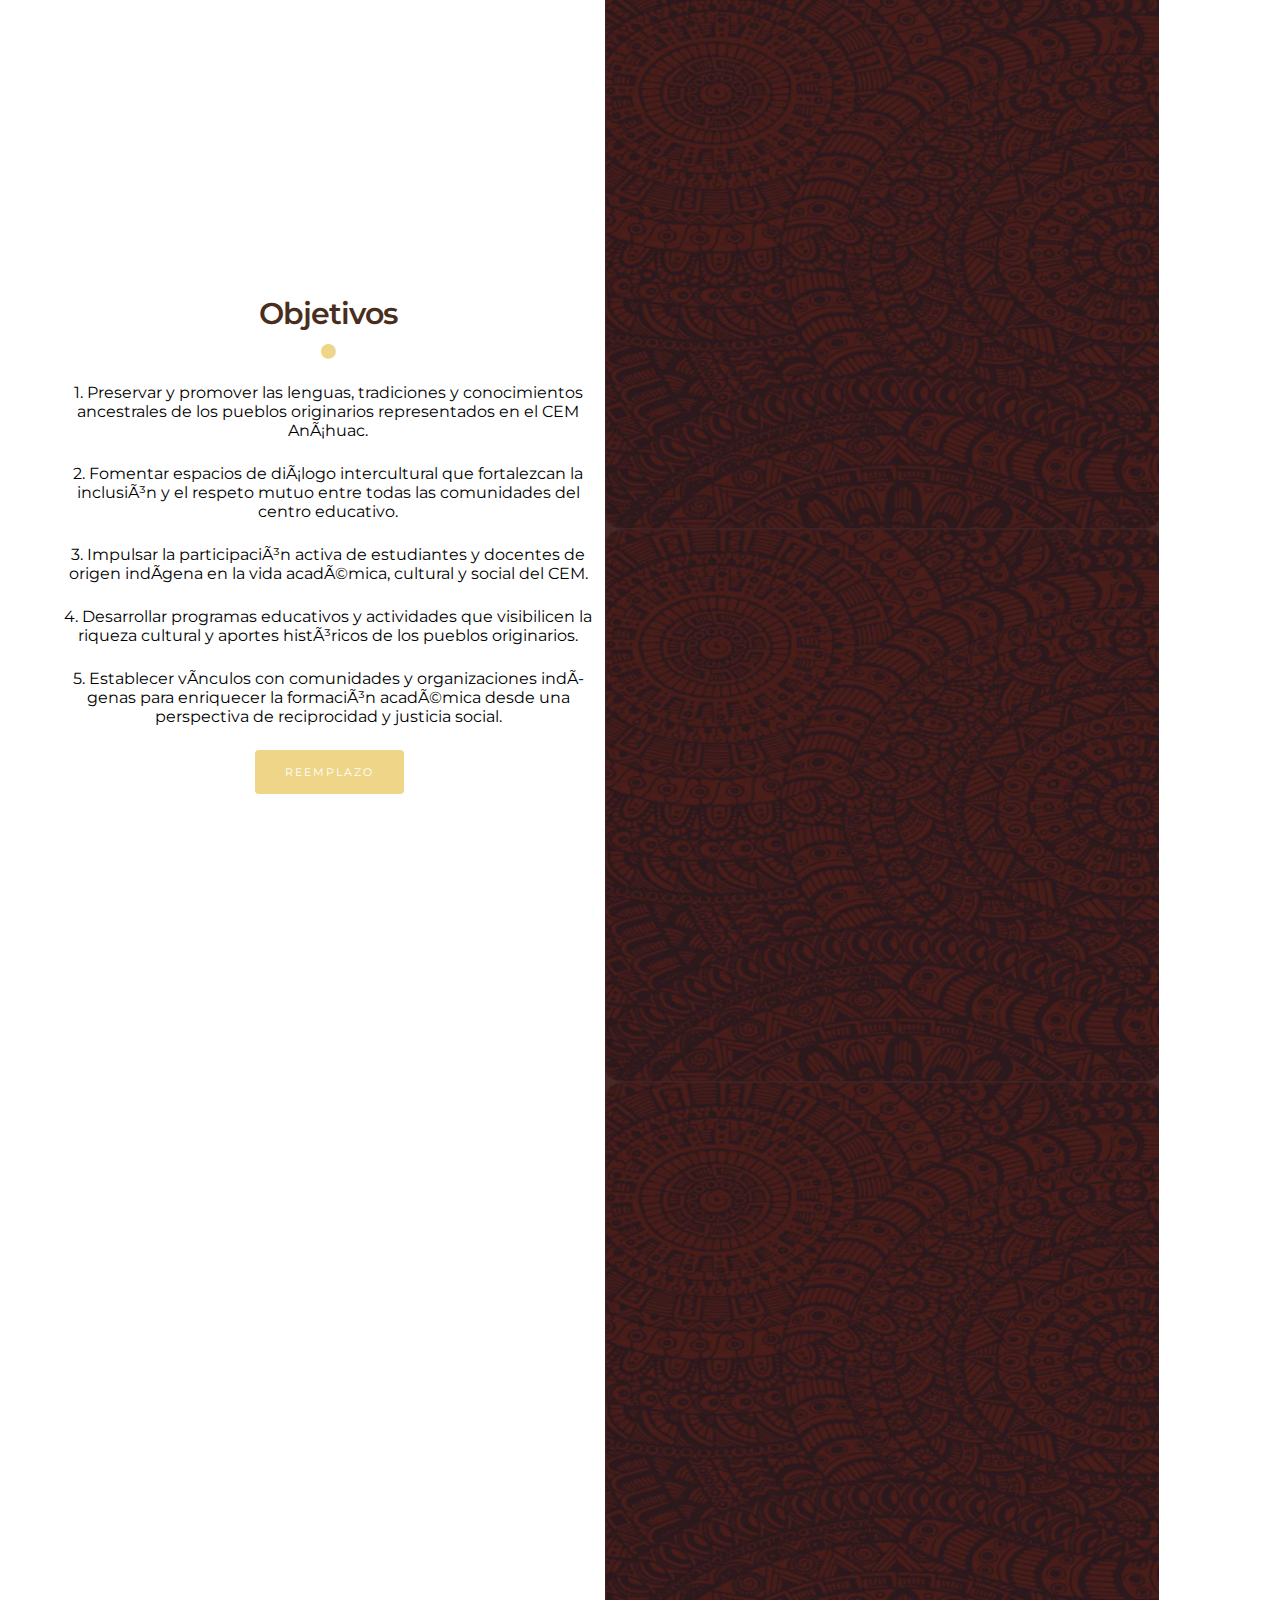
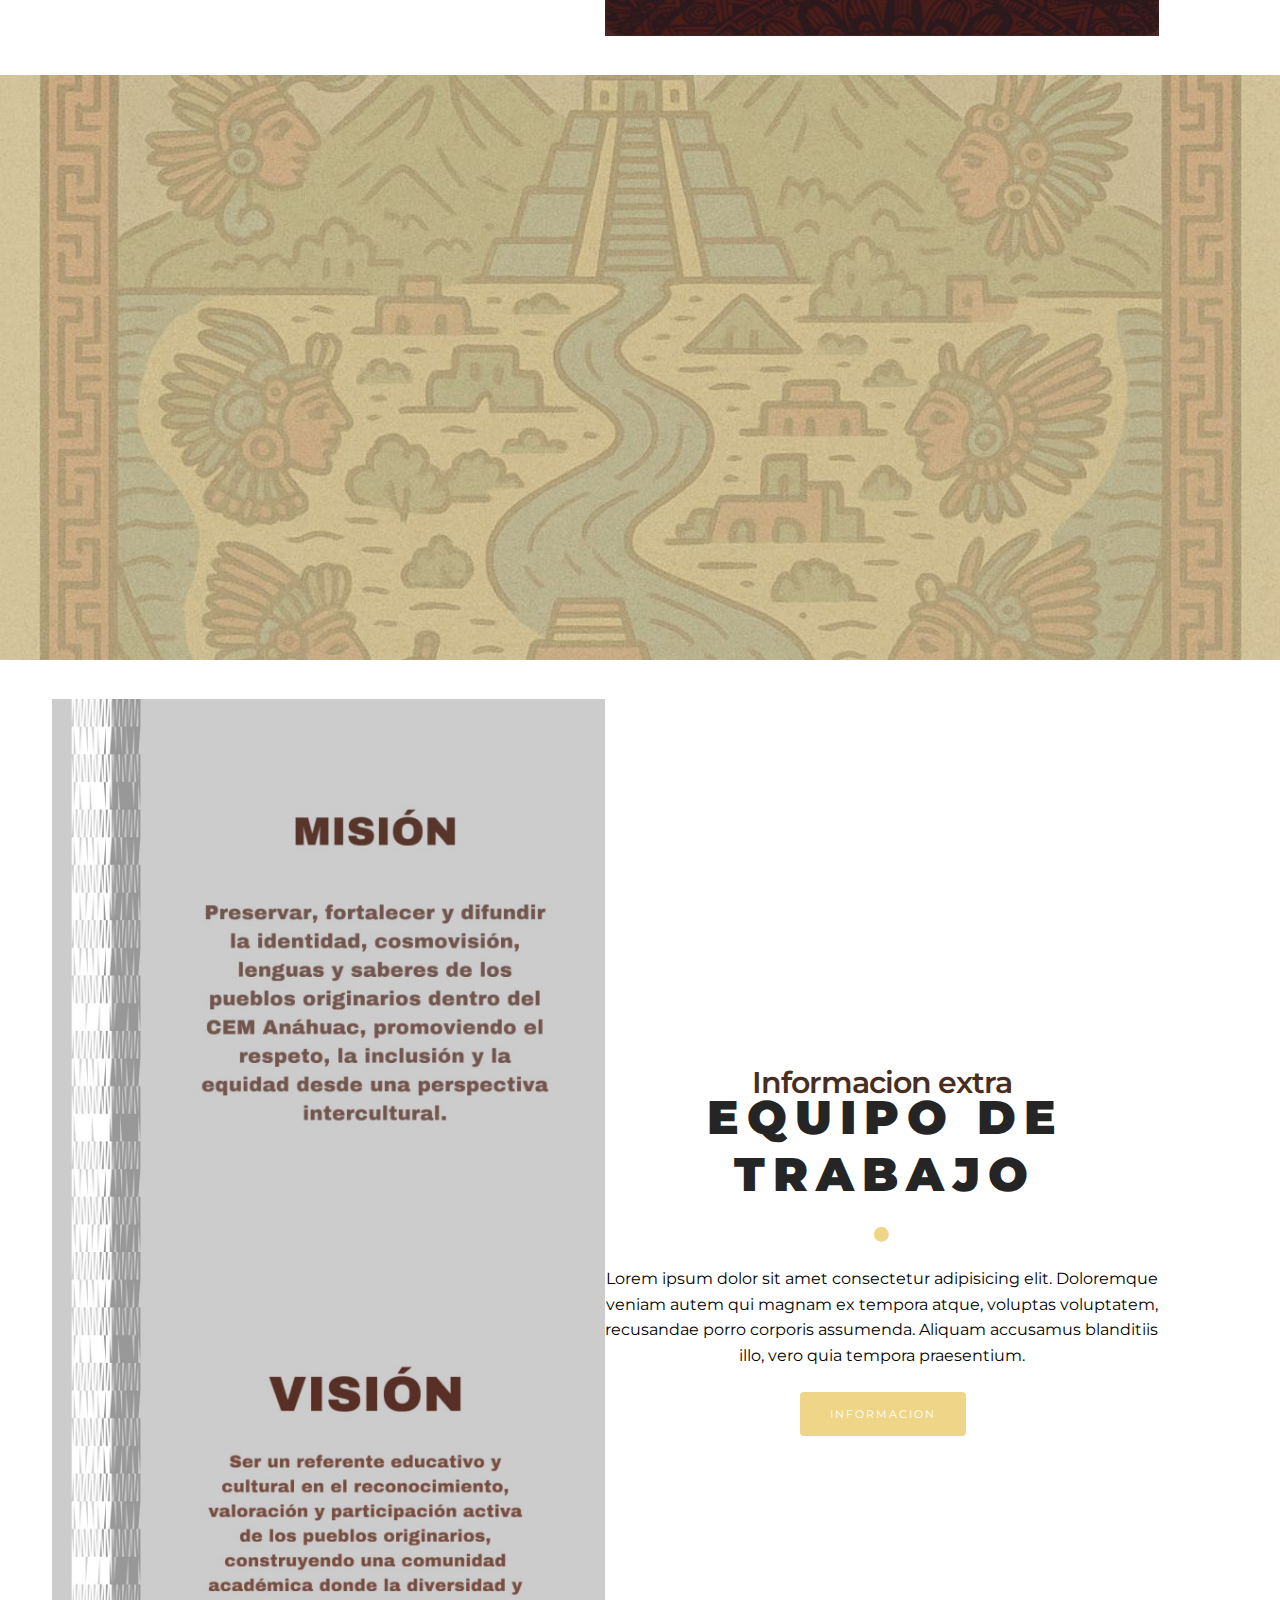
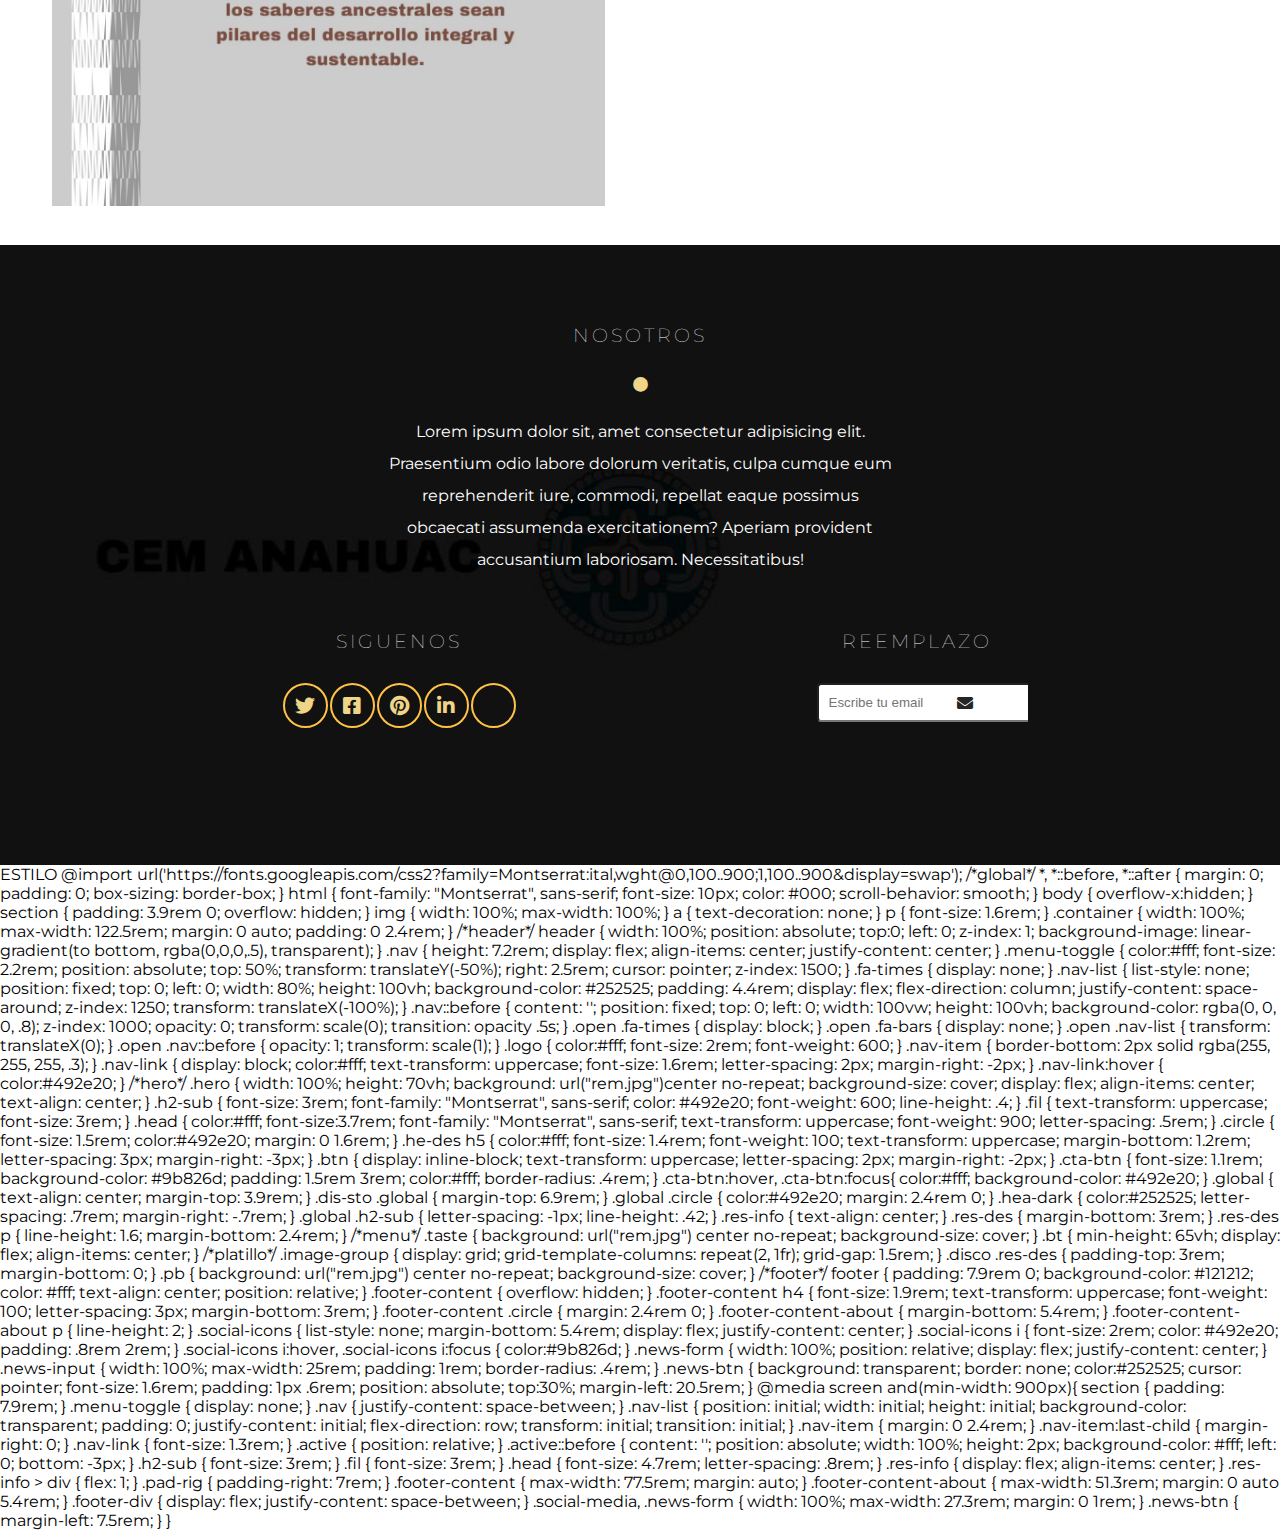
<file: marco.html>
<footer class="footer">
        <div class="footer-content container">
            <div class="link">
                <h3>lorem</h3>
                <ul>
                    <li><a href="#">lorem</a></li>
                     <li><a href="#">lorem</a></li>
                      <li><a href="#">lorem</a></li>
                       <li><a href="#">lorem</a></li>
                </ul>
            </div>

             <div class="link">
                <h3>lorem</h3>
                <ul>
                     <li><a href="#">lorem</a></li>
                     <li><a href="#">lorem</a></li>
                      <li><a href="#">lorem</a></li>
                       <li><a href="#">lorem</a></li>
                </ul>
            </div>

         <div class="link">
                <h3>lorem</h3>
                <ul>
                    <li><a href="#">lorem</a></li>
                     <li><a href="#">lorem</a></li>
                      <li><a href="#">lorem</a></li>
                       <li><a href="#">lorem</a></li>
                </ul>
            </div>

             <div class="link">
                <h3>lorem</h3>
                <ul>
                    <li><a href="#">lorem</a></li>
                     <li><a href="#">lorem</a></li>
                      <li><a href="#">lorem</a></li>
                       <li><a href="#">lorem</a></li>
                </ul>
            </div>
        </div>

    </footer>
                /*footer*/

.footer{
    padding: 100px 0;
    background-color: #000000;
}

.footer-content {
    display: flex;
    justify-content: space-between;
}

/*footer*/

dos 
 .footer {
        padding: 30px;
    }

    .footer-content {
        flex-direction: column;
        text-align: center;
    }


    fffffffffffffff


    <!DOCTYPE html>
<html lang="en">
<head>
    <meta charset="UTF-8">
    <meta http-equiv="X-UA-Compatible" content="IE=edge">
    <meta name="viewport" content="width=device-width, initial-scale=1.0">
    <title>Nosotros</title>
    <link rel="stylesheet" href="https://cdnjs.cloudflare.com/ajax/libs/font-awesome/5.11.2/css/all.min.css">
    <link rel="stylesheet" href="stylen.css">
</head>
<body>

    <header>
        <div class="container">
            <nav class="nav">
                <div class="menu-toggle">
                    <i class="fas fa-bars"></i>
                    <i class="fas fa-times"></i>
                </div>
                <a href="#" class="logo">LOGO</a>
                <ul class="nav-list">
                    <li class="nav-item">
                        <a href="index.html" class="nav-link active">Inicio</a>
                    </li>
                    <li class="nav-item">
                        <a href="#" class="nav-link ">Mas</a>
                    </li>
                 
                    <li class="nav-item">
                        <a href="#" class="nav-link ">Contacto</a>
                    </li>
                </ul>
            </nav>
        </div>
    </header>


    <section class="hero" id="hero">
        <div class="container">
            <h2 class="h2-sub">
                <span class="fil">B</span>ienvenido
            </h2>
            <h1 class="head">PUEBLOS ORIGINARIOS DEL CEM ANAHUAC A.C.</h1>
            <div class="he-des">
                <h5>CONOCENOS</h5>
                <a href="#" class="btn cta-btn">Explora</a>
            </div>
        </div>
    </section>

    <section class="dis-sto">
        <div class="container">
            <div class="res-info">
                <div>
                    <img src="logoprovisional.jpg" alt="">
                </div>
            
                <div class="res-des pad-rig">
                    <div class="global">
                        <h2 class="h2-sub">
                            <span class="fil">D</span>escubre
                        </h2>
                        <h1 class="head hea-dark">La Historia</h1>
                        <div class="circle">
                            <i class="fas fa-circle"></i>
                        </div>
                    </div>
                    <p>
                        Lorem ipsum dolor sit amet consectetur adipisicing elit. 
                        Doloremque veniam autem qui magnam ex tempora atque, voluptas
                         voluptatem, recusandae porro corporis assumenda. 
                        Aliquam accusamus blanditiis illo, vero quia tempora praesentium.
                    </p>
                    <a href="#" class="btn cta-btn">Conoce</a>
                </div>

            </div>
        </div>
    </section>


    <section class="taste bt">
        <div class="container">
            <div class="global">
                <h2 class="h2-sub">
                    <span class="fil">L</span>o mas importante
                </h2>
                <h1 class="head">Nosotros</h1>
            </div>
        </div>
    </section>
S

    <section class="disco">
        <div class="container">
            <div class="res-info">
                <div class="res-des">
                    <div class="global">
                        <h2 class="h2-sub">
                            <span class="fil">O</span>bjetivos
                        </h2>
                        <h1 class="head hea-dark"></h1>
                        <div class="circle">
                            <i class="fas fa-circle"></i>
                        </div>
                    </div>
                    <p>
                        <p></p>
    1.	Preservar y promover las lenguas, tradiciones y conocimientos ancestrales de los pueblos originarios representados en el CEM Anáhuac.
    <p></p>
	2.	Fomentar espacios de diálogo intercultural que fortalezcan la inclusión y el respeto mutuo entre todas las comunidades del centro educativo.
    <p></p>
	3.	Impulsar la participación activa de estudiantes y docentes de origen indígena en la vida académica, cultural y social del CEM.
    <p></p>
	4.	Desarrollar programas educativos y actividades que visibilicen la riqueza cultural y aportes históricos de los pueblos originarios.
    <p></p>
	5.	Establecer vínculos con comunidades y organizaciones indígenas para enriquecer la formación académica desde una perspectiva de reciprocidad y justicia social.
                    </p>
                    <a href="#" class="btn cta-btn">REEMPLAZO</a>
                    <p></p>
                </div>
                
                <div class="image-group pad-rig">
                    <img src="rem1.jpg" alt="">
                    <img src="rem1.jpg" alt="">
                    <img src="rem1.jpg" alt="">
                    <img src="rem1.jpg" alt="">
                </div>

            </div>
        </div>
    </section>

    <section class="pb bt">
        <div class="container">
            <div class="global">
                <h2 class="h2-sub">
                    <span class="fil"></span>
                </h2>
                <h1 class="head"></h1>
            </div>
        </div>
    </section>

    <section>
        <div class="container">
            <div class="res-info">

                <div class="image-group">
                    <img src="mision.jpg" alt="">
                    <img src="vision.jpg" alt="">
                </div>
                <div class="res-des pad-rig">
                    <div class="global">
                        <h2 class="h2-sub">
                            <span class="fil">I</span>nformacion extra
                        </h2>
                        <h1 class="head hea-dark">Equipo de trabajo</h1>
                        <div class="circle">
                            <i class="fas fa-circle"></i>
                        </div>
                    </div>
                    <p>
                        Lorem ipsum dolor sit amet consectetur adipisicing elit. 
                        Doloremque veniam autem qui magnam ex tempora atque, voluptas
                         voluptatem, recusandae porro corporis assumenda. 
                        Aliquam accusamus blanditiis illo, vero quia tempora praesentium.
                    </p>
                    <a href="#" class="btn cta-btn">Informacion</a>
                </div>

            </div>
        </div>
    </section>


    <footer>
        <div class="container">
            <div class="footer-content">

                <div class="footer-content-about">
                    <h4>Nosotros</h4>
                    <div class="circle">
                        <i class="fas fa-circle"></i>
                    </div>
                    <p>Lorem ipsum dolor sit, amet consectetur adipisicing elit. 
                        Praesentium odio labore dolorum veritatis, culpa cumque eum 
                        reprehenderit iure, commodi, repellat eaque possimus obcaecati 
                        assumenda exercitationem? 
                        Aperiam provident accusantium laboriosam. Necessitatibus!</p>
                </div>
                <div class="footer-div">
                    <div class="social-media">
                        <h4>Siguenos</h4>
                        <ul class="social-icons">
                            <li>
                                <a href="#"><i class="fab fa-twitter"></i></a>
                            </li>
                            <li>
                                <a href="#"><i class="fab fa-facebook-square"></i></a>
                            </li>
                            <li>
                                <a href="#"><i class="fab fa-pinterest"></i></a>
                            </li>
                            <li>
                                <a href="#"><i class="fab fa-linkedin-in"></i></a>
                            </li>
                            <li>
                                <a href="#"><i class="fab fa-tripadvisor"></i></a>
                            </li>
                        </ul>
                    </div>
                    <div>
                        <h4>Reemplazo</h4>
                        <form action="" class="news-form">
                            <input type="text" class="news-input"
                            placeholder="Escribe tu email"
                            >
                            <button class="news-btn" type="submit">
                                <i class="fas fa-envelope"></i>
                            </button>
                        </form>
                    </div>
                </div>

            </div>
        </div>
    </footer>

    <script>

        const selectElement = function(element) {
            return document.querySelector(element);
        }


        let menuToggle = selectElement('.menu-toggle');
        let body = selectElement('body');

        menuToggle.addEventListener('click', function(){
            body.classList.toggle('open');
        })

    </script>

    
</body>
</html>

ESTILO

@import url('https://fonts.googleapis.com/css2?family=Montserrat:ital,wght@0,100..900;1,100..900&display=swap');


/*global*/

*,
*::before,
*::after { 
    margin: 0;
    padding: 0;
    box-sizing: border-box;
}

html { 
    font-family: "Montserrat", sans-serif;
    font-size: 10px;
    color: #000;
    scroll-behavior: smooth;
}

body {
    overflow-x:hidden;
}

section { 
    padding: 3.9rem 0;
    overflow: hidden;
}

img { 
    width: 100%;
    max-width: 100%;
}

a { 
    text-decoration: none;
}

p { 
    font-size: 1.6rem;
}

.container { 
    width: 100%;
    max-width: 122.5rem;
    margin: 0 auto;
    padding: 0 2.4rem;
}

/*header*/

header {
    width: 100%;
    position: absolute;
    top:0;
    left: 0;
    z-index: 1;
    background-image: linear-gradient(to bottom, rgba(0,0,0,.5), transparent);
}
.nav {
    height: 7.2rem;
    display: flex;
    align-items: center;
    justify-content: center;
}

.menu-toggle {
    color:#fff;
    font-size: 2.2rem;
    position: absolute;
    top: 50%;
    transform: translateY(-50%);
    right: 2.5rem;
    cursor: pointer;
    z-index: 1500;
}

.fa-times {
    display: none;
}

.nav-list { 
    list-style: none;
    position: fixed;
    top: 0;
    left: 0;
    width: 80%;
    height: 100vh;
    background-color: #252525;
    padding: 4.4rem;
    display: flex;
    flex-direction: column;
    justify-content: space-around;
    z-index: 1250;
    transform: translateX(-100%);

}

.nav::before {
    content: '';
    position: fixed;
    top: 0;
    left: 0;
    width: 100vw;
    height: 100vh;
    background-color: rgba(0, 0, 0, .8);
    z-index: 1000;
    opacity: 0;
    transform: scale(0);
    transition: opacity .5s;
}

.open .fa-times {
    display: block;
}

.open .fa-bars {
    display: none;
}

.open .nav-list {
    transform: translateX(0);
}

.open .nav::before {
    opacity: 1;
    transform: scale(1);
}

.logo {
    color:#fff;
    font-size: 2rem;
    font-weight: 600;
}

.nav-item { 
    border-bottom: 2px solid rgba(255, 255, 255, .3);
}

.nav-link {
    display: block;
    color:#fff;
    text-transform: uppercase;
    font-size: 1.6rem;
    letter-spacing: 2px;
    margin-right: -2px;
}

.nav-link:hover {
    color:#492e20;
}

/*hero*/

.hero {
    width: 100%;
    height: 70vh;
    background: url("rem.jpg")center no-repeat;
    background-size: cover;
    display: flex;
    align-items: center;
    text-align: center;
}

.h2-sub {
    font-size: 3rem;
     font-family: "Montserrat", sans-serif;
     color: #492e20;
     font-weight: 600;
     line-height: .4;
}

.fil {
    text-transform: uppercase;
    font-size: 3rem;
}

.head {
    color:#fff;
    font-size:3.7rem;
     font-family: "Montserrat", sans-serif;
     text-transform: uppercase;
     font-weight: 900;
     letter-spacing: .5rem;
}

.circle {
    font-size: 1.5rem;
    color:#492e20;
    margin: 0 1.6rem;
}

.he-des h5 {
    color:#fff;
    font-size: 1.4rem;
    font-weight: 100;
    text-transform: uppercase;
    margin-bottom: 1.2rem;
    letter-spacing: 3px;
    margin-right: -3px;
}

.btn {
    display: inline-block;
    text-transform: uppercase;
    letter-spacing: 2px;
    margin-right: -2px;
}

.cta-btn {
    font-size: 1.1rem;
    background-color: #9b826d;
    padding: 1.5rem 3rem;
    color:#fff;
    border-radius: .4rem;
}

.cta-btn:hover,
.cta-btn:focus{
    color:#fff;
    background-color: #492e20;
}

.global {
    text-align: center;
    margin-top: 3.9rem;
}

.dis-sto .global {
    margin-top: 6.9rem;
}

.global .circle {
    color:#492e20;
    margin: 2.4rem 0;
}

.hea-dark {
    color:#252525;
    letter-spacing: .7rem;
    margin-right: -.7rem;
}

.global .h2-sub {
    letter-spacing: -1px;
    line-height: .42;
}

.res-info {
    text-align: center;
}

.res-des {
    margin-bottom: 3rem;
}

.res-des p {
    line-height: 1.6;
    margin-bottom: 2.4rem;
}

/*menu*/

.taste {
    background: url("rem.jpg") center no-repeat;
    background-size: cover;
}

.bt {
    min-height: 65vh; 
    display: flex;
    align-items: center;
}

/*platillo*/

.image-group {
    display: grid;
    grid-template-columns: repeat(2, 1fr);
    grid-gap: 1.5rem;
}

.disco .res-des {
    padding-top: 3rem;
    margin-bottom: 0;
}

.pb {
    background: url("rem.jpg") center no-repeat;
    background-size: cover;
}

/*footer*/

footer {
    padding: 7.9rem 0;
    background-color: #121212;
    color: #fff;
    text-align: center;
    position: relative;
}

.footer-content {
    overflow: hidden;
}

.footer-content h4 {
    font-size: 1.9rem;
    text-transform: uppercase;
    font-weight: 100;
    letter-spacing: 3px;
    margin-bottom: 3rem;
}

.footer-content .circle {
    margin: 2.4rem 0;
}

.footer-content-about {
    margin-bottom: 5.4rem;
}

.footer-content-about p {
    line-height: 2;
}

.social-icons {
    list-style: none;
    margin-bottom: 5.4rem;
    display: flex;
    justify-content: center;
}

.social-icons i {
    font-size:  2rem;
    color: #492e20;
    padding: .8rem 2rem;
}

.social-icons i:hover,
.social-icons i:focus {
    color:#9b826d;
}

.news-form {
    width: 100%;
    position: relative;
    display: flex;
    justify-content: center;
}

.news-input {
    width: 100%;
    max-width: 25rem;
    padding: 1rem;
    border-radius: .4rem;
}

.news-btn {
    background: transparent;
    border: none;
    color:#252525;
    cursor: pointer;
    font-size: 1.6rem;
    padding: 1px .6rem;
    position: absolute;
    top:30%;
    margin-left: 20.5rem;
}

@media screen and(min-width: 900px){
    section {
        padding: 7.9rem;
    }
    .menu-toggle {
        display: none;
    }

    .nav {
        justify-content: space-between;
    }

    .nav-list {
        position: initial;
        width: initial;
        height: initial;
        background-color: transparent;
        padding: 0;
        justify-content: initial;
        flex-direction: row;
        transform: initial;
        transition: initial;
    }

    .nav-item {
        margin: 0 2.4rem;
    }

    .nav-item:last-child {
        margin-right: 0;
    }

    .nav-link {
        font-size: 1.3rem;
    }

    .active {
        position: relative;
    }

    .active::before {
        content: '';
        position: absolute;
        width: 100%;
        height: 2px;
        background-color: #fff;
        left: 0;
        bottom: -3px;
    }

    .h2-sub {
        font-size: 3rem;
    }

    .fil {
        font-size: 3rem;
    }

    .head {
        font-size: 4.7rem;
        letter-spacing: .8rem;
    }

    .res-info {
        display: flex;
        align-items: center;
    }

    .res-info > div {
        flex: 1;
    }

    .pad-rig {
        padding-right: 7rem;
    }

    .footer-content {
        max-width: 77.5rem;
        margin: auto;
    }

    .footer-content-about {
        max-width: 51.3rem;
        margin: 0 auto 5.4rem;
    }

    .footer-div {
        display: flex;
        justify-content: space-between;
    }

    .social-media,
    .news-form {
        width: 100%;
        max-width: 27.3rem;
        margin: 0 1rem;
    }

    .news-btn {
        margin-left: 7.5rem;
    }
}
</file>
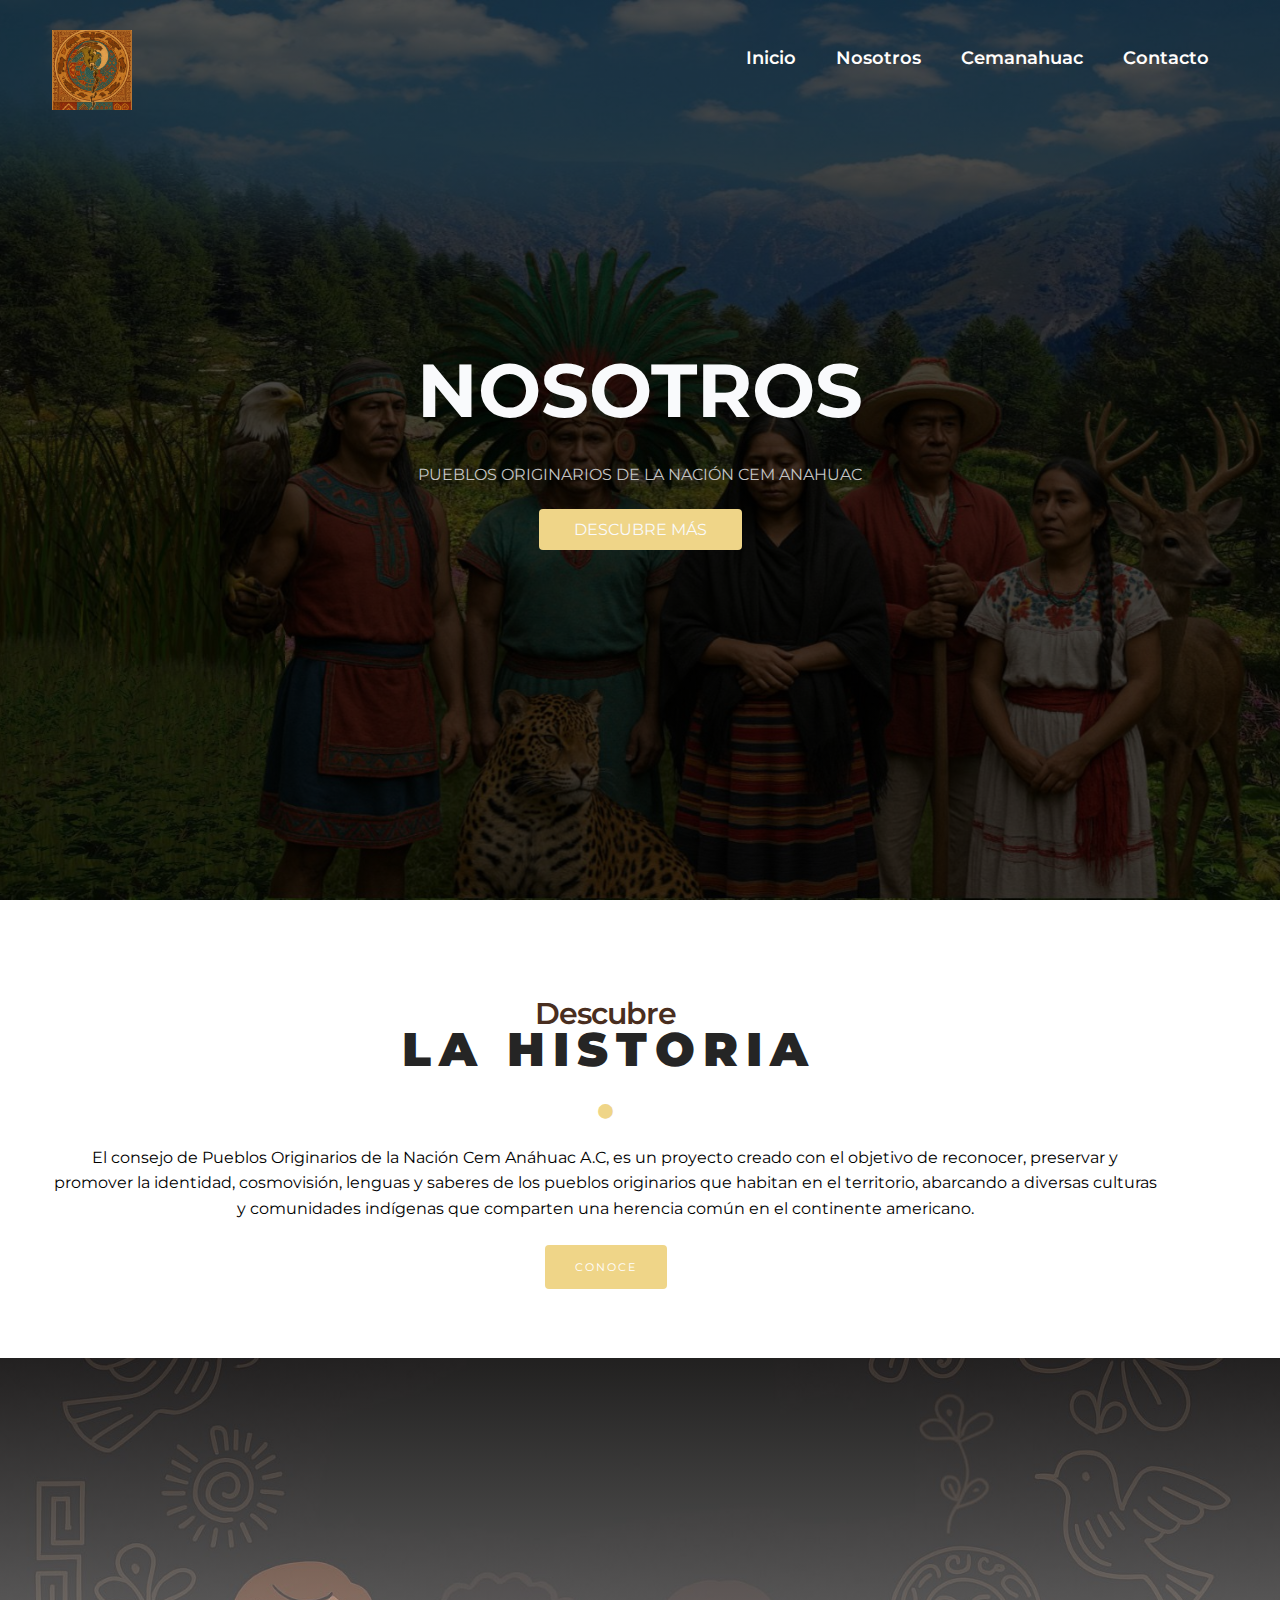
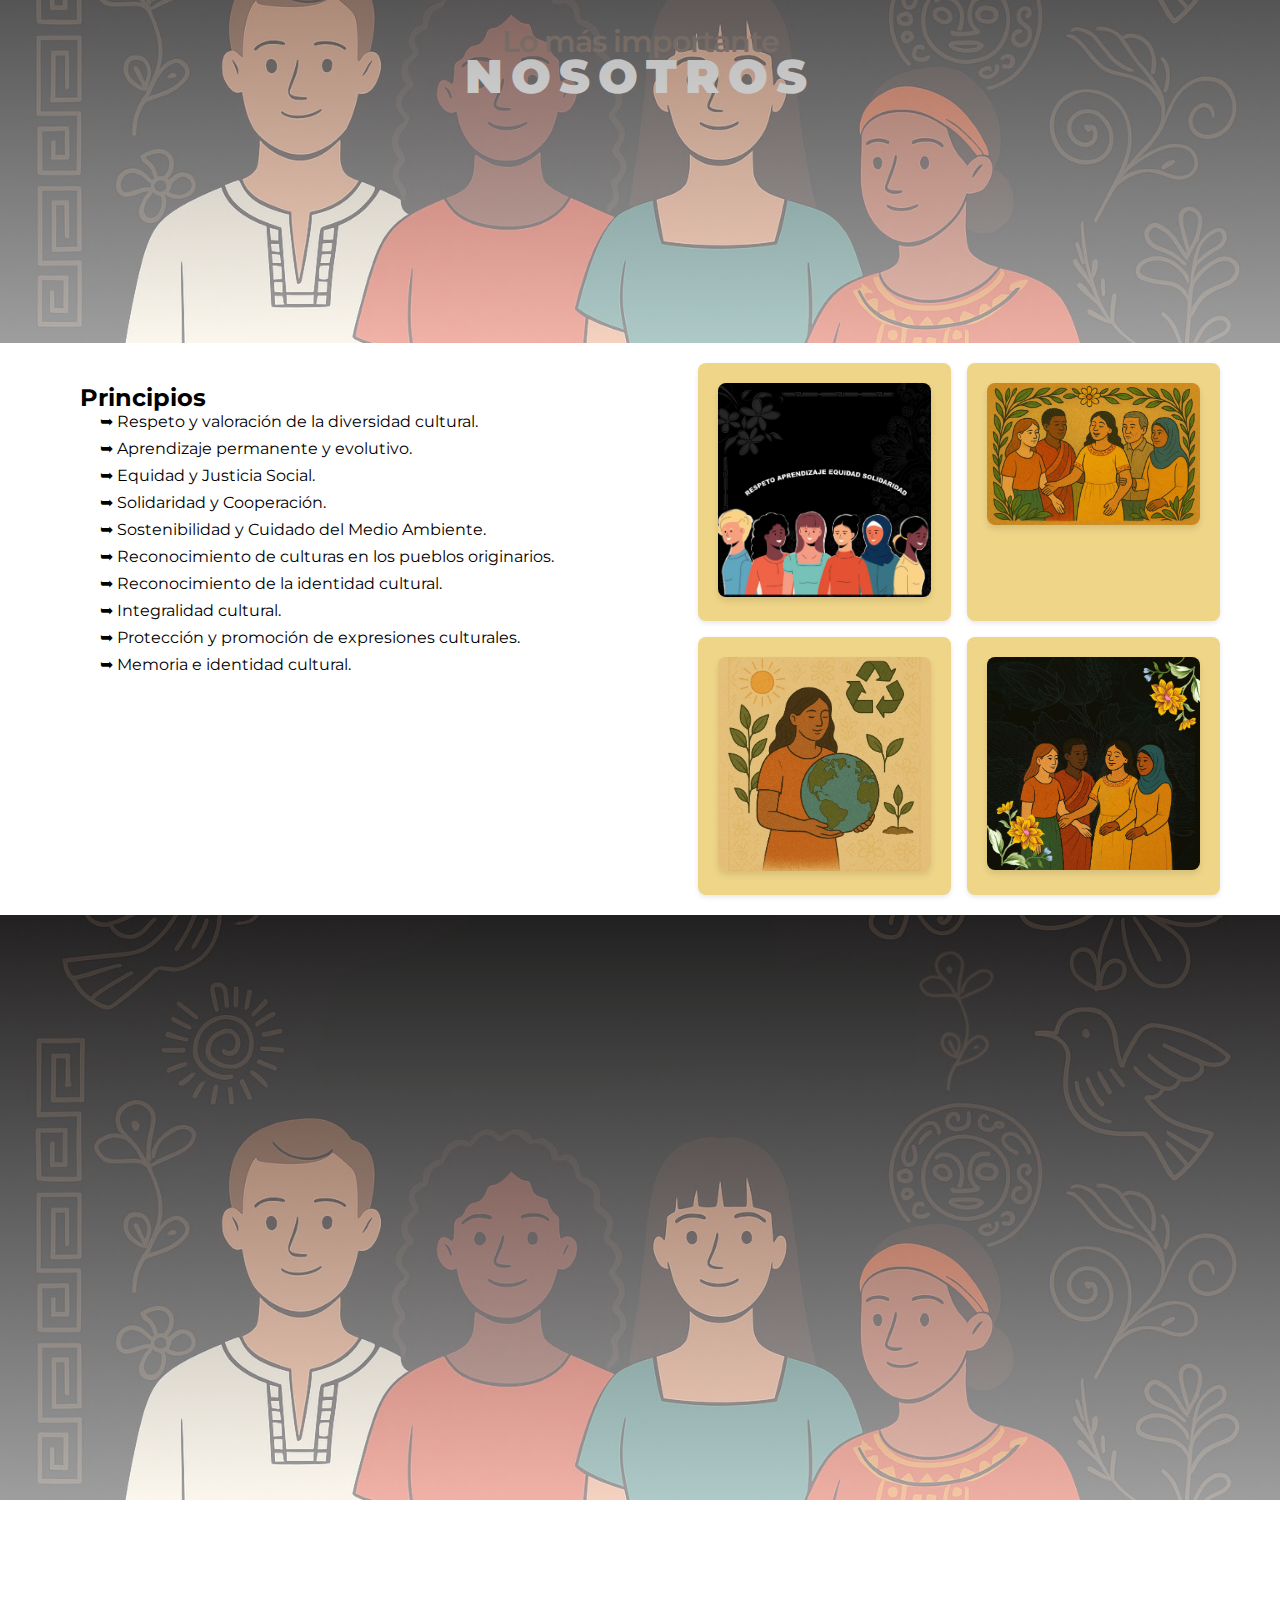
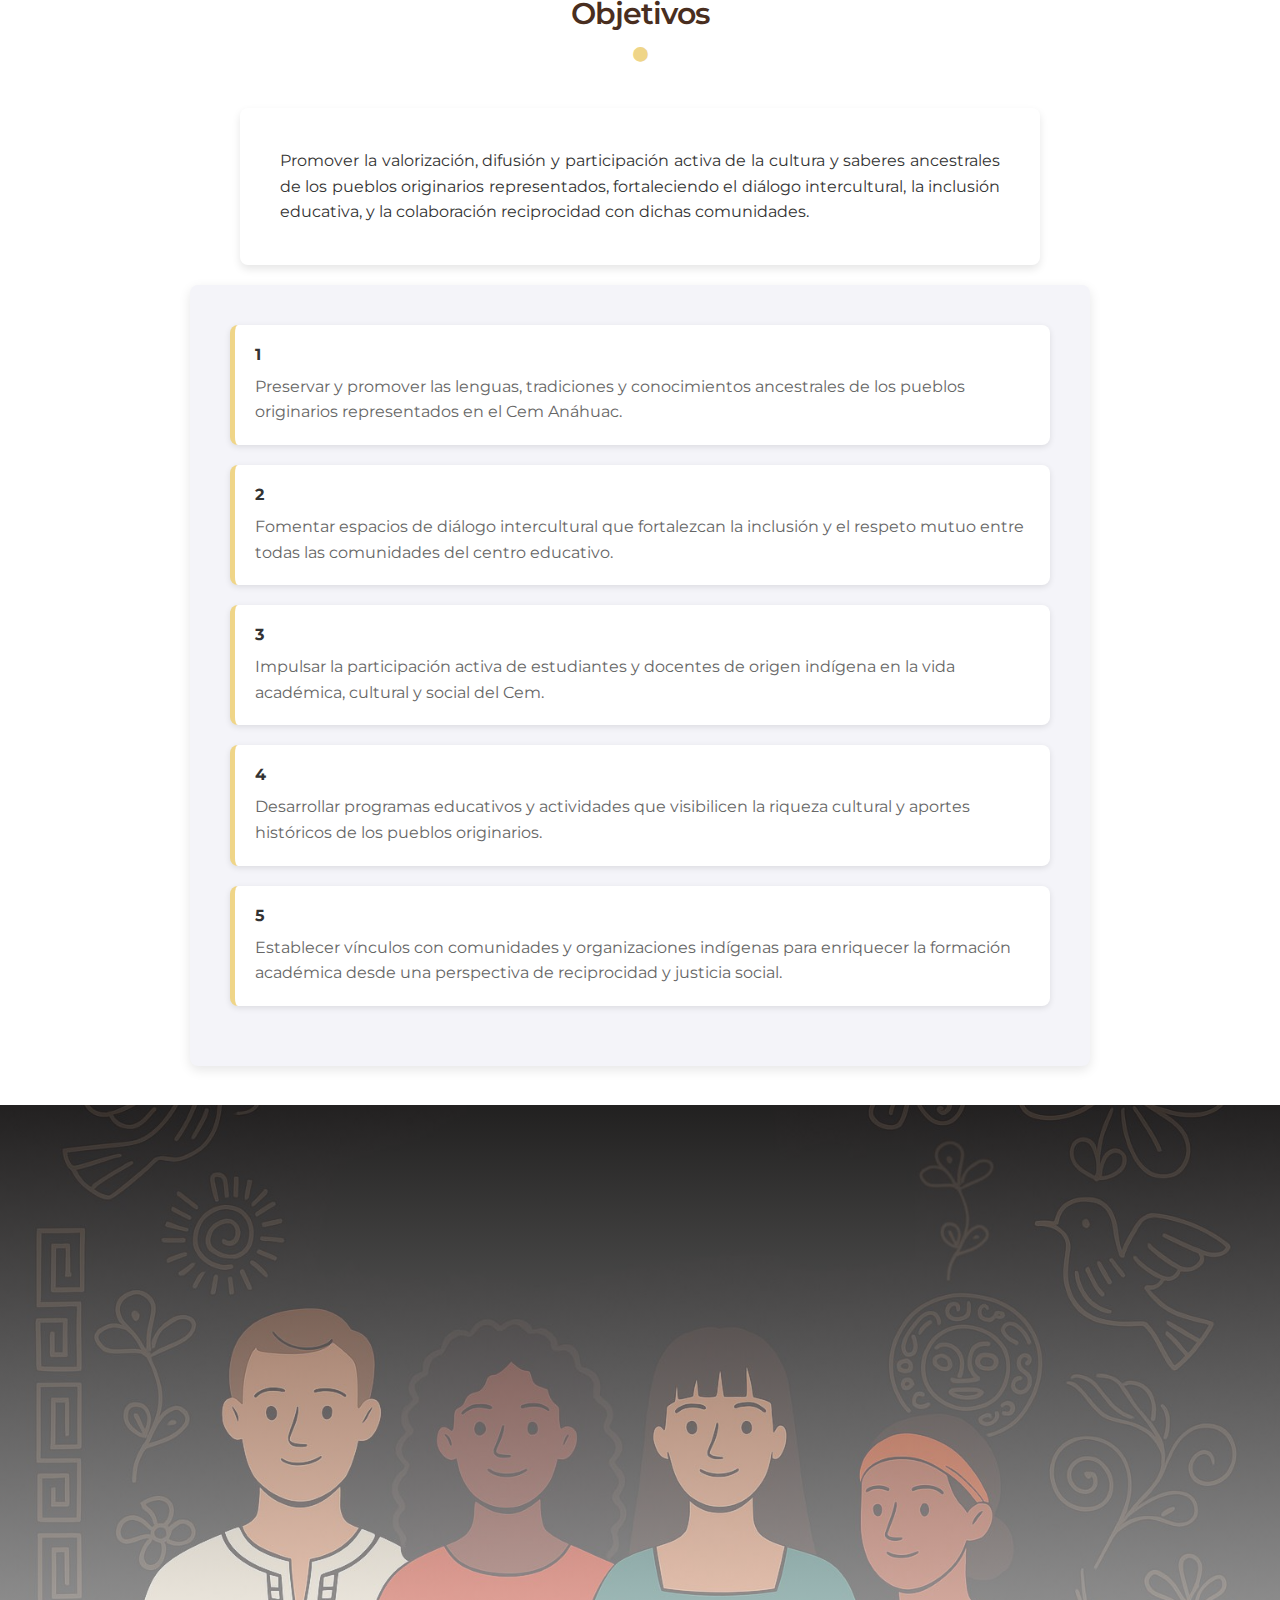
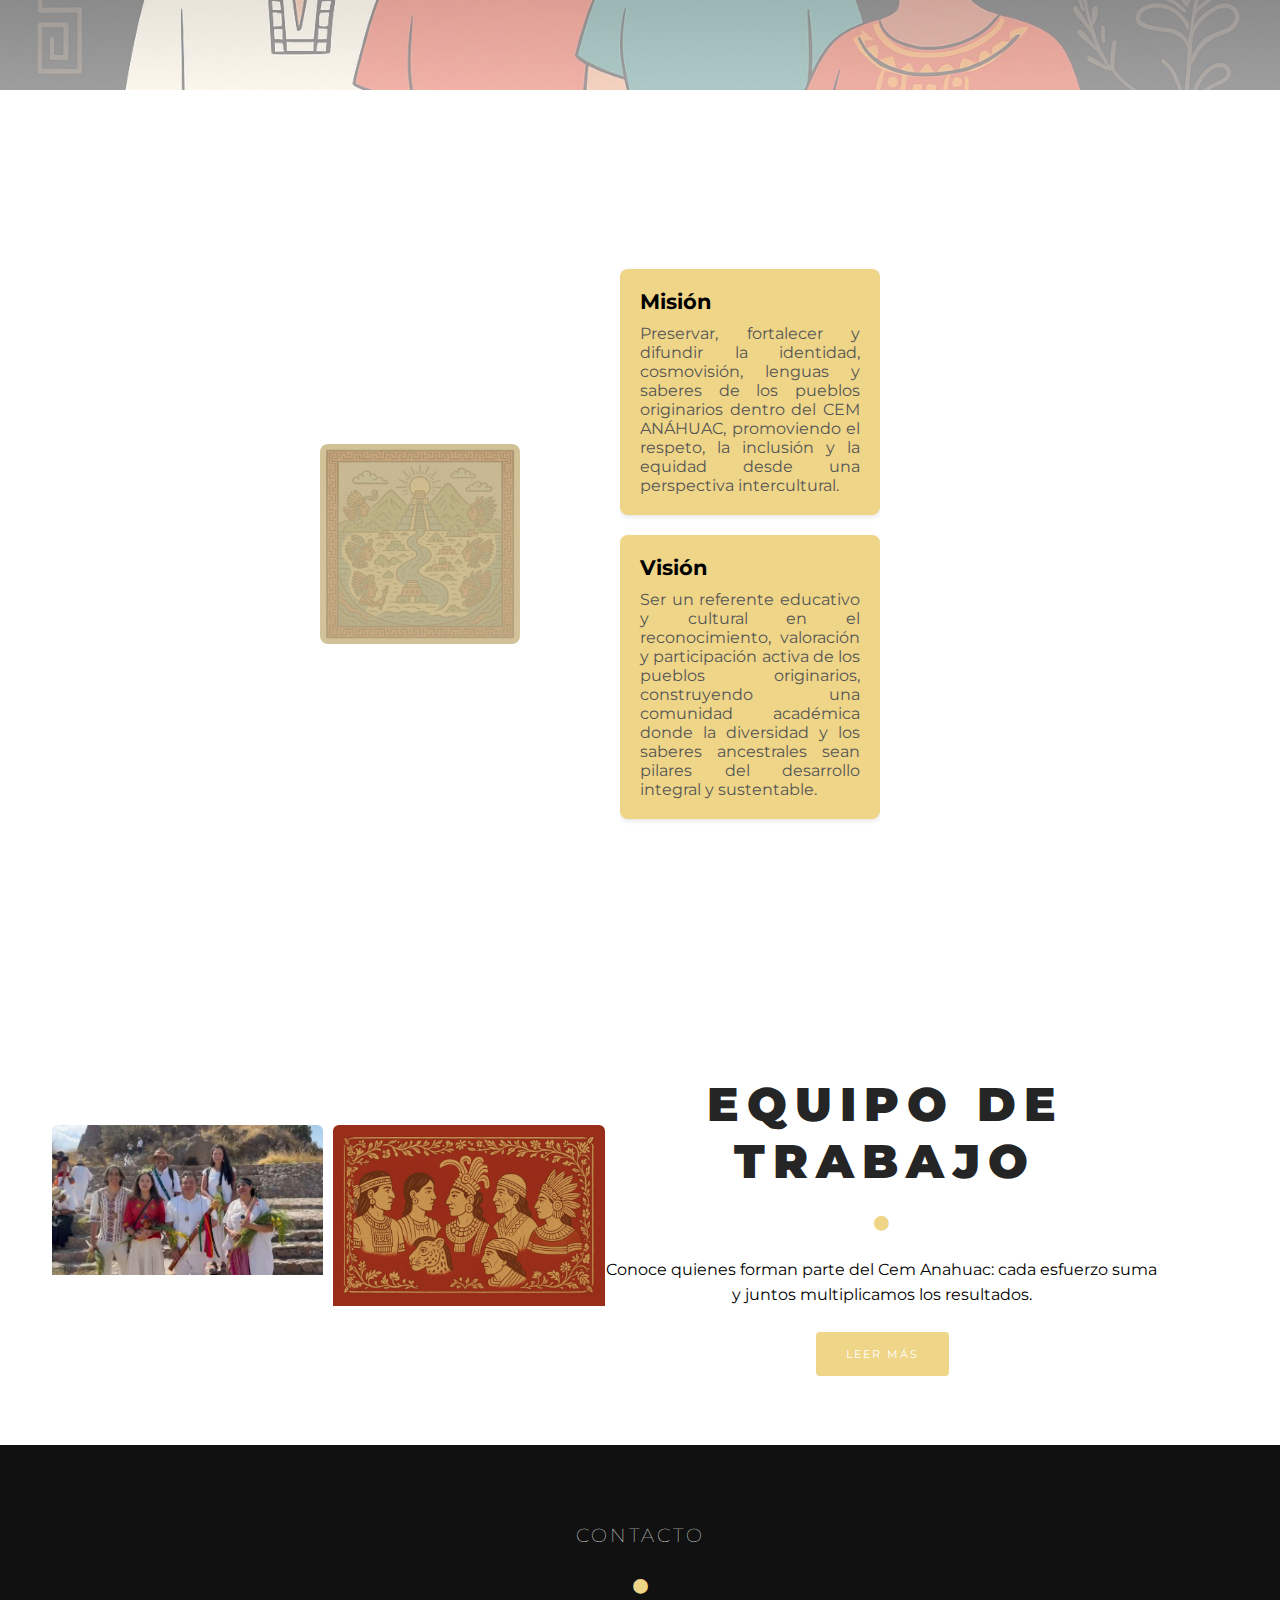
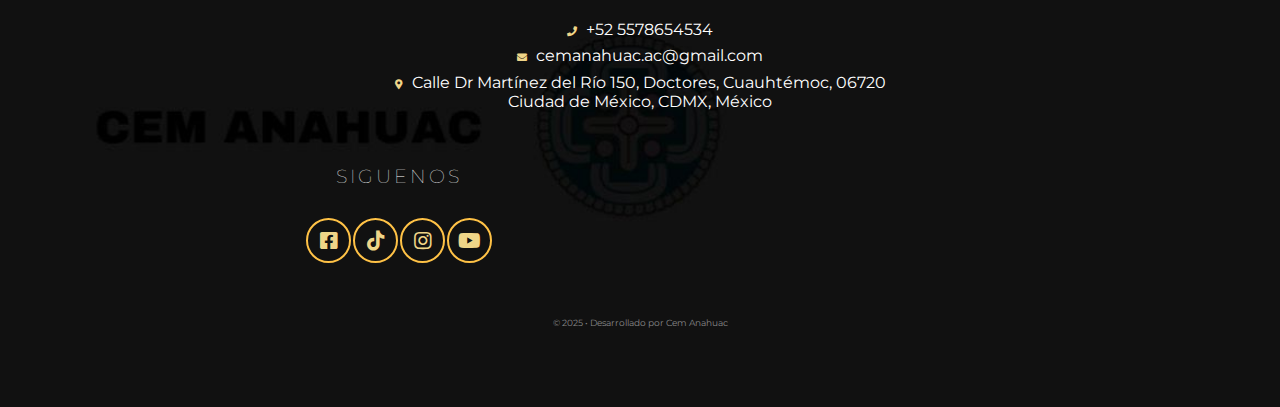
<file: nosotros.html>
<!DOCTYPE html>
<html lang="en">
<head>
    <meta charset="UTF-8">
    <meta http-equiv="X-UA-Compatible" content="IE=edge">
    <meta name="viewport" content="width=device-width, initial-scale=1.0">
    <title>Nosotros</title>
     <link rel="stylesheet" href="https://cdnjs.cloudflare.com/ajax/libs/font-awesome/5.15.4/css/all.min.css" integrity="..." crossorigin="anonymous">
      <link rel="stylesheet" href="https://cdnjs.cloudflare.com/ajax/libs/font-awesome/5.11.2/css/all.min.css">
    <link rel="stylesheet" href="stylen.css">
</head>
<body>

    <header class="header">
        <div class="menu container">
            <a href="logoprovisional.jpg" class="logo"  alt="">
                <p></p>
                <br> <img src="logoprovisional.jpg" alt="Texto alternativo del icono" width="80" height="80">
            </a>
            <input type="checkbox" id="menu" />
            <label for="menu">
                <img src="menu.png" class="menu-icono" alt="">
            </label>

            <nav class="navbar">
                <ul>
                    <li><a href="index.html">Inicio</a></li>
                     <li><a href="nosotros.html">Nosotros</a></li>
                      <li><a href="#">Cemanahuac</a></li>
                       <li><a href="contacto.html">Contacto</a></li>
                </ul>
            </nav>
        </div>

          
            <div class="header-content container">

                <h1>NOSOTROS</h1>
             <p> 
                 PUEBLOS ORIGINARIOS DE LA NACIÓN CEM ANAHUAC 
                </p>   
                <a href="#"   class="btn-1">Descubre más</a>
            </div>
       
    </header>


   

    <section class="dis-sto">
        <div class="container">
            <div class="res-info">
               
            
                <div class="res-des pad-rig">
                    <div class="global">
                        <h2 class="h2-sub">
                            <span class="fil">D</span>escubre
                        </h2>
                        <h1 class="head hea-dark">La Historia</h1>
                        <div class="circle">
                            <i class="fas fa-circle"></i>
                        </div>
                    </div>
                    <p>
                        El consejo de Pueblos Originarios de la Nación Cem Anáhuac A.C, es un proyecto creado con el objetivo de reconocer,
                         preservar y promover la identidad, cosmovisión, lenguas y saberes de los pueblos originarios
                          que habitan en el territorio, abarcando a diversas culturas y comunidades indígenas que comparten
                           una herencia común en el continente americano.
                    </p>
                    <a href="#" class="btn cta-btn">Conoce</a>
                </div>

            </div>
        </div>
    </section>

 
    <section class="taste bt">
        <div class="container">
            <div class="global">
                <h2 class="h2-sub">
                    <span class="fil">L</span>o más importante
                </h2>
                <h1 class="head">Nosotros</h1>
            </div>
        </div>
    </section>
<p></p>
<section class="seccion-contenido">
  <div class="texto">
    <h2>Principios</h2>
    <p></p>
    <ul class="lista-estilizada" >
          <p></p>
  <li>➥ Respeto y valoración de la diversidad cultural.</li>
  <li>➥ Aprendizaje permanente y evolutivo.</li>
  <li>➥ Equidad y Justicia Social.</li>
  <li>➥ Solidaridad y Cooperación.</li>
  <li>➥ Sostenibilidad y Cuidado del Medio Ambiente.</li>
   <li>➥ Reconocimiento de culturas en los pueblos originarios.</li>
   <li>➥ Reconocimiento de la identidad cultural.</li>
   <li>➥ Integralidad cultural.</li>
   <li>➥ Protección y promoción de expresiones culturales.</li>
   <li>➥ Memoria e identidad cultural.</li>

</ul>
  </div>
  <div class="galeria">
    <div class="item"><img src="Captura de pantalla 2025-08-13 214447.png" alt="Imagen 1"></div>
    <div class="item"><img src="dos.jpg" alt="Imagen 2"></div>
    <div class="item"><img src="tres.jpg" alt="Imagen 3"></div>
    <div class="item"><img src="cuatro.jpg" alt="Imagen 4"></div>
  </div>
</section>

 <section class="taste bt">
        <div class="container">
            <div class="global">
                <h2 class="h2-sub">
                    <span class="fil"></span>
                </h2>
                <h1 class="head"></h1>
            </div>
        </div>
    </section>


    <section class="disco">
        <div class="container">
            <div class="res-info">
                <div class="res-des">
                    <div class="global">
                        <h2 class="h2-sub">
                            <span class="fil">O</span>bjetivos
                        </h2>
                        <h1 class="head hea-dark"></h1>
                        <div class="circle">
                            <i class="fas fa-circle"></i>
                        </div>
                    </div> 
                    </div>
                </div>


                <section class="apartado-texto">
   
    <p>
      Promover la valorización, difusión y participación activa de la cultura y 
      saberes ancestrales de los pueblos originarios representados,
       fortaleciendo el diálogo intercultural, la inclusión educativa, y la colaboración 
       reciprocidad con dichas comunidades.
    </p>
  </section>

<section class="seccion-objetivos">
 
  <div class="objetivo">
    <h3>1</h3>
    <p>Preservar y promover las lenguas, tradiciones y conocimientos ancestrales de los pueblos originarios representados en el Cem Anáhuac.</p>
  </div>
  <div class="objetivo">
    <h3>2</h3>
    <p>Fomentar espacios de diálogo intercultural que fortalezcan la inclusión y el respeto mutuo entre todas las comunidades del centro educativo.</p>
  </div>
  <div class="objetivo">
    <h3>3</h3>
    <p>Impulsar la participación activa de estudiantes y docentes de origen indígena en la vida académica, cultural y social del Cem.</p>
  </div>
   <div class="objetivo">
    <h3>4</h3>
    <p>Desarrollar programas educativos y actividades que visibilicen la riqueza cultural y aportes históricos de los pueblos originarios.</p>
  </div>
   <div class="objetivo">
    <h3>5</h3>
    <p>Establecer vínculos con comunidades y organizaciones indígenas para enriquecer la formación académica desde una perspectiva de reciprocidad y justicia social.</p>
  </div>
</section>
                
                </div>
            </div>
        </div>
    </section>

    <section class="taste bt">
        <div class="container">
            <div class="global">
                <h2 class="h2-sub">
                    <span class="fil"></span>
                </h2>
                <h1 class="head"></h1>
            </div>
        </div>
    </section>


    <section class="seccion">
    <img src="mx.jpg" alt="Descripción de la imagen" >
    <div class="texto">
        <section class="info-vertical">
    <div class="item">
      <h3>Misión</h3>
      <p>Preservar, fortalecer y difundir la identidad, cosmovisión,
         lenguas y saberes de los pueblos originarios dentro del CEM ANÁHUAC,
          promoviendo el respeto, la inclusión y la equidad desde una perspectiva intercultural.
</p>
    </div>
    <div class="item">
      <h3>Visión</h3>
      <p>Ser un referente educativo y cultural en el reconocimiento,
         valoración y participación activa de los pueblos originarios,
          construyendo una comunidad académica donde la diversidad y 
          los saberes ancestrales sean pilares del desarrollo integral y sustentable.
</p>
    </div>
    <!-- Puedes añadir más "item" según lo necesites -->
  </section>
    </div>
  </section>

                
              
            
 

    <section>
        <div class="container">
            <div class="res-info">

               <div class="images-gallery">
      <figure>
        <img src="equipo.jpg" alt="Descripción 1">
        <figcaption></figcaption>
      </figure>
      <figure>
        <img src="equipodetrabajo2.jpg" alt="Descripción 2">
        <figcaption></figcaption>
      </figure>
     
    </div>

                <div class="res-des pad-rig">
                    <div class="global">
                        <h2 class="h2-sub">
                            <span class="fil"></span>
                        </h2>
                        <h1 class="head hea-dark">Equipo de trabajo</h1>
                        <div class="circle">
                            <i class="fas fa-circle"></i>
                        </div>
                    </div>
                    <p>
                        Conoce quienes forman parte del Cem Anahuac: 
                        cada esfuerzo suma y juntos multiplicamos los resultados.
                    </p>
                    <a href="equipo.html" class="btn cta-btn">Leer más</a>
                </div>

            </div>
        </div>
    </section>


    <footer>
        <div class="container">
            <div class="footer-content">

                <div class="footer-content-about">
                    <h4>Contacto</h4>
                    <div class="circle">
                        <i class="fas fa-circle"></i>
                    </div>
                   <ul class="info-list">
  <li>
    <i class="fas fa-phone"></i>
    <a href="tel:+5215512345678">+52 5578654534</a>
  </li>
  <li>
    <i class="fas fa-envelope"></i>
    <a href="cemanahuac.ac@gmail.com">cemanahuac.ac@gmail.com</a>
  </li>
  <li>
    <i class="fas fa-map-marker-alt"></i>
    <span>Calle Dr Martínez del Río 150, Doctores, Cuauhtémoc, 06720 Ciudad de México, CDMX, México</span>
  </li>
</ul>
                </div>
                <div class="footer-div">
                    <div class="social-media">
                        <h4>Siguenos</h4>
                        <ul class="social-icons">
                            <li>
                                <a href="https://www.facebook.com/share/14NUZS46QDW/?mibextid=wwXIfr"><i class="fab fa-facebook-square"></i></a>
                            </li>
                            <li>
                                <a href="#"><i class="fab fa-tiktok"></i></a>
                            </li>
                            <li>
                                <a href="#"><i class="fab fa-instagram" aria-hidden="true"></i></a>
                            </li>
                            <li>
                                <a href="http://www.youtube.com/@CemAn%C3%A1huac-w1s"><i class="fab fa-youtube" aria-hidden="true"></i></a>
                            </li>
                        </ul>
                    </div>
                  
                </div>

            </div>
        </div>

        <div class="footer-credit">
             <small>&copy; 2025 • Desarrollado por Cem Anahuac</small>
             </div>

    </footer>

   <script>

        const selectElement = function(element) {
            return document.querySelector(element);
        }


        let menuContainer = selectElement('.menu container');
        let body = selectElement('body');

        menuContainer.addEventListener('click', function(){
            body.classList.container('open');
        })

    </script>  

    
</body>
</html>
</file>
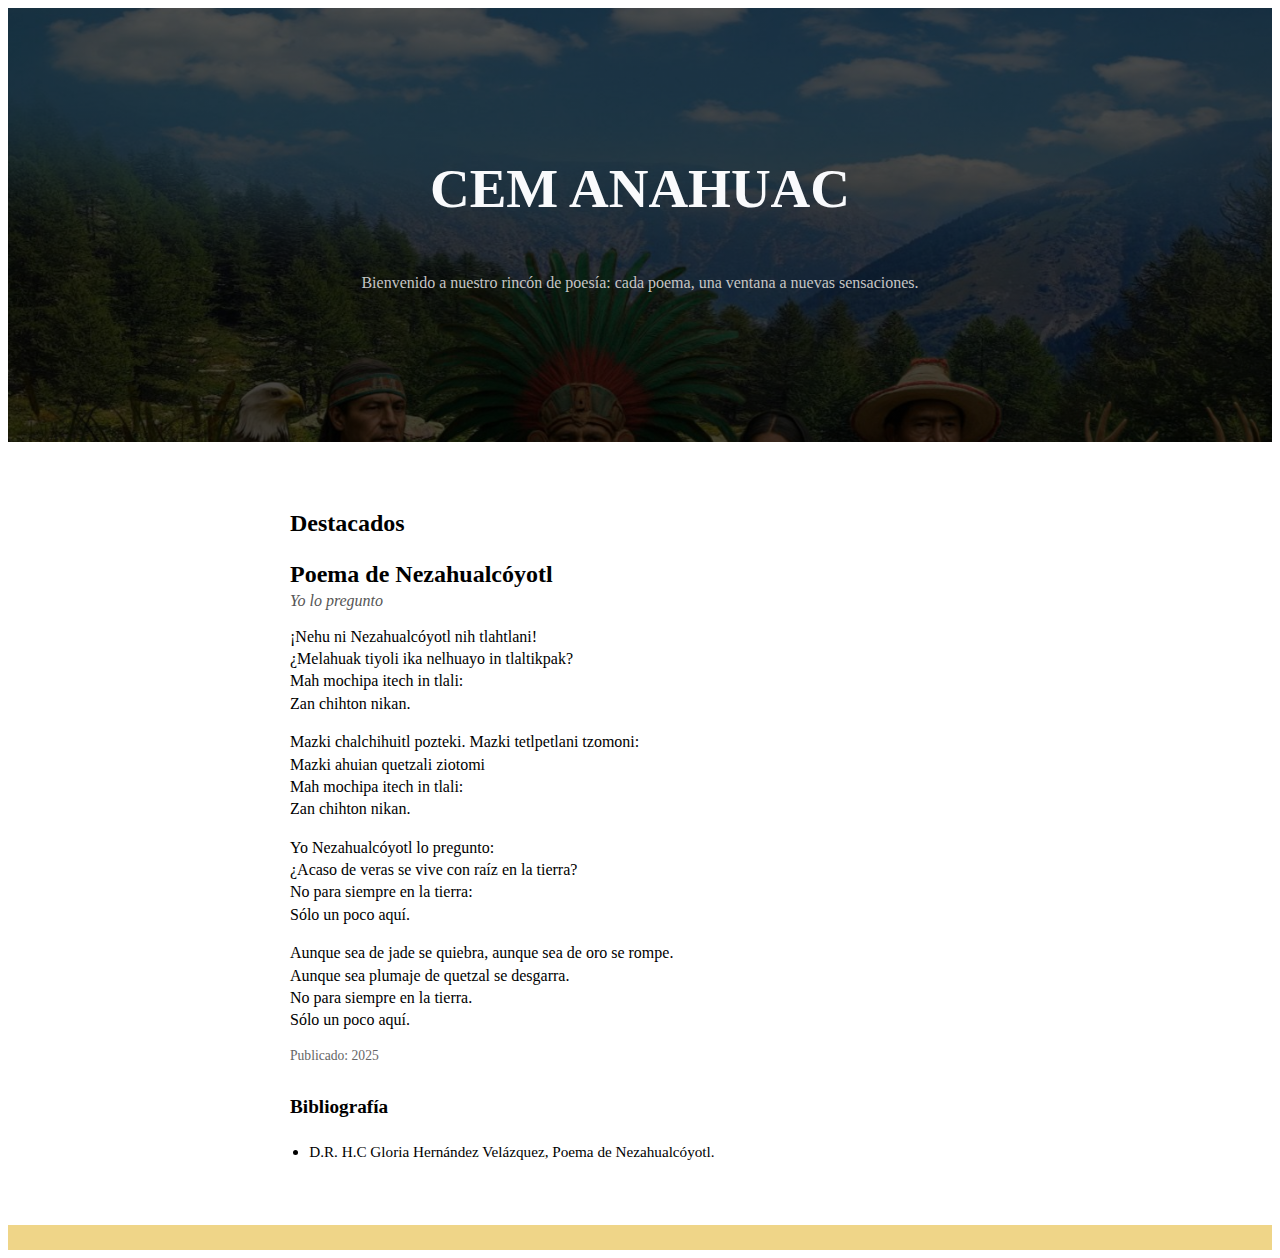
<file: poemas.html>
<!DOCTYPE html>
<html lang="en">
<head>
    <meta charset="UTF-8">
    <meta name="viewport" content="width=device-width, initial-scale=1.0">
    <title>Poemas</title>
</head>
<body>

     <main class="services">

        <div class="services-content container">
            <h2>CEM ANAHUAC</h2>

            
          <p>
            
          Bienvenido a nuestro rincón de poesía: cada poema, una ventana a nuevas sensaciones.
          </p>

        </div>
    </main>

    <style>
        .services {  
    background-image: linear-gradient(
        rgba(0, 0, 0, 0.7),
        rgba(0, 0, 0, 0.7)),
        url(culturam.jpg);            /*fondo en movimiento*/
        background-position: center center;
        background-repeat: no-repeat;
        background-size: cover;
        background-attachment: fixed;
        padding: 100px 0;
}

.services-content{
    text-align: center;
}

.services-content h2{
    font-size: 55px;
    line-height: 70px;
    color:#F9FAFC;
    text-transform: uppercase;
    margin-bottom: 50px;
}

.services-content p{
    font-size: 16px;
    color:#C5C5C5;
    margin-bottom: 50px;
    padding: 0 100px;
}

.services-group{
    display: flex;
    justify-content: space-between;
    margin-bottom: 50px;

}

.services-1{
    padding: 0 100px;
}

.services-1 img{
    width: 25px;
    margin-bottom: 15px;
}

.services-1 h3{
    color: #9b826d;
    font-size: 18px;
}

    </style>



    <section class="poem-section">
  <header>
    <h2>Destacados</h2>
  </header>

  <article class="poem">
    <header>
      <h3 class="poem-title">Poema de Nezahualcóyotl</h3>
      <p class="poem-author"><em>Yo lo pregunto</em></p>
    </header>
    <div class="poem-body">
      <p class="stanza">
        ¡Nehu ni Nezahualcóyotl nih tlahtlani!<br>
        ¿Melahuak tiyoli ika nelhuayo in tlaltikpak?<br>
        Mah mochipa itech in tlali:<br>
        Zan chihton nikan.<br>
      </p>
      <p class="stanza">
        Mazki chalchihuitl pozteki. Mazki tetlpetlani tzomoni:<br>
        Mazki ahuian quetzali ziotomi<br>
        Mah mochipa itech in tlali:<br>
        Zan chihton nikan.<br>
      </p>
       <p class="stanza">
        Yo Nezahualcóyotl lo pregunto:<br>
        ¿Acaso de veras se vive con raíz en la tierra?<br>
        No para siempre en la tierra:<br>
        Sólo un poco aquí.<br>
      </p>
      <p class="stanza">
        Aunque sea de jade se quiebra, aunque sea de oro se rompe.<br>
        Aunque sea plumaje de quetzal se desgarra.<br>
        No para siempre en la tierra.<br>
        Sólo un poco aquí.<br>
      </p>
    </div>
    <footer class="poem-footer">
      <p class="poem-date">Publicado: 2025</p>
    </footer>
  </article>

  <section class="bibliography">
    <h4>Bibliografía</h4>
    <ul>
      <li>D.R. H.C Gloria Hernández Velázquez, Poema de Nezahualcóyotl.</li>
      
    </ul>
  </section>
</section>

<style>
    .poem-section {
  max-width: 700px;
  margin: 2rem auto;
  padding: 1rem;
  font-family: serif;
}

.poem-title {
  font-size: 1.5rem;
  margin-bottom: 0;
}

.poem-author {
  font-style: italic;
  margin-top: 0.25rem;
  color: #555;
}

.poem-body .stanza {
  margin-bottom: 1rem;
  line-height: 1.4;
}

.poem-footer {
  font-size: 0.85rem;
  color: #666;
}

.bibliography h4 {
  margin-top: 2rem;
  font-size: 1.2rem;
}

.bibliography ul {
  padding-left: 1.2rem;
}

.bibliography li {
  margin-bottom: 0.4rem;
  font-size: 0.95rem;
}

</style>


<hr class="colored-line">
<style>
    .colored-line {
  height: 25px;              /* Define el grosor de la línea */
  background-color: #efd588;    /* Color de la línea */
  border: none;             /* Elimina bordes adicionales por defecto */
}
</style>

</body>
</html>
</file>
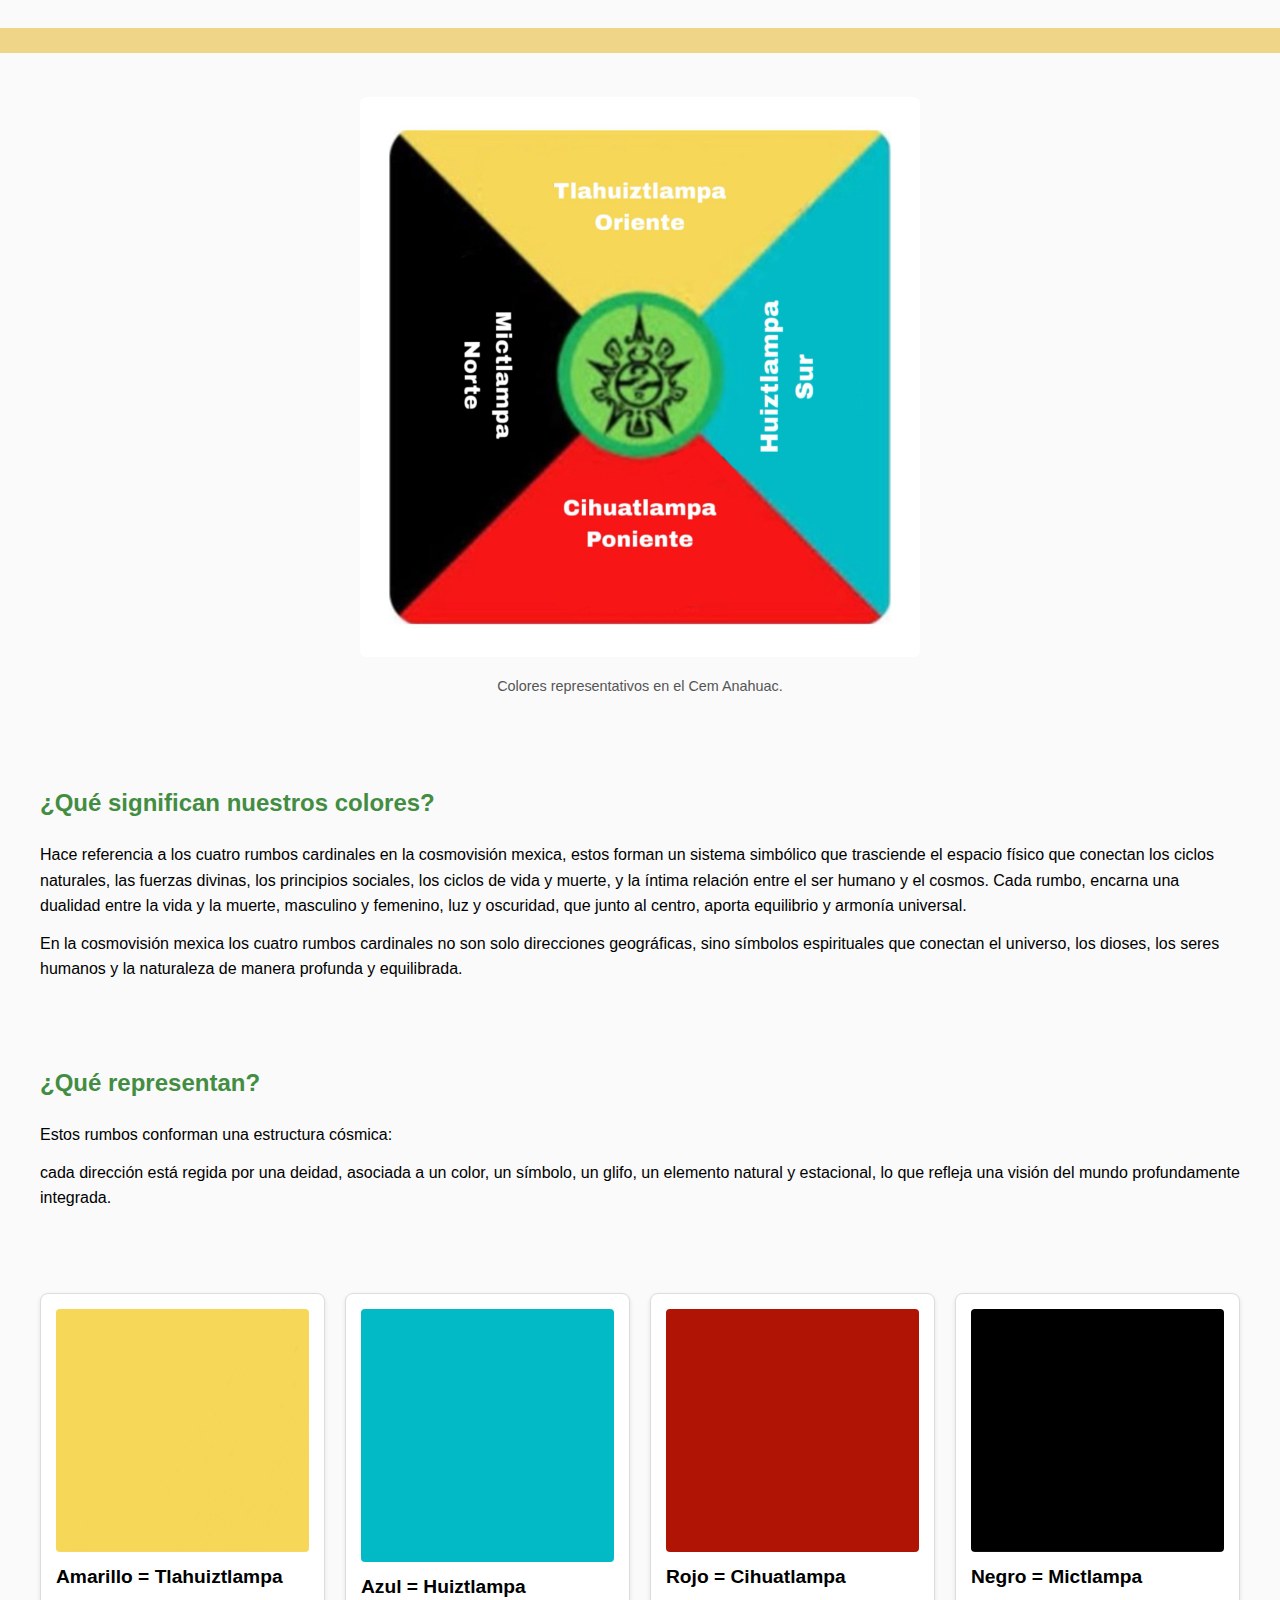
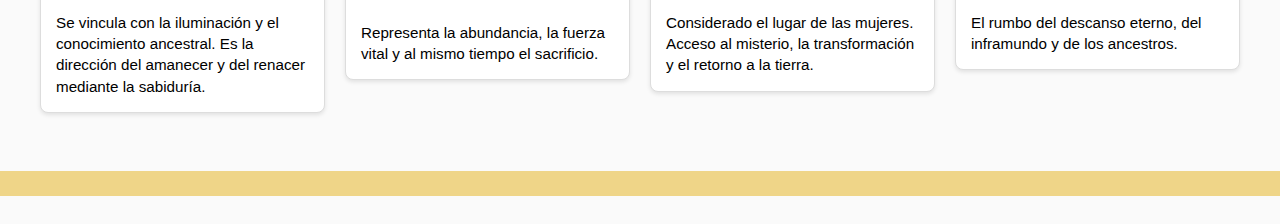
<file: seccion.html>
<!DOCTYPE html>
<html lang="es">
<head>
  <meta charset="UTF-8" />
  <meta name="viewport" content="width=device-width, initial-scale=1">
  <title>Sección</title>
</head>
 <body>

 <hr class="colored-line">
   <style>
     .colored-line { 
      height: 25px; /* Define el grosor de la línea */ 
      background-color: #efd588; /* Color de la línea */ 
      border: none; /* Elimina bordes adicionales por defecto */
      width: 100vw;           /* Ocupa el 100 % del ancho de la ventana */
  position: relative;
  left: 50%;
  transform: translateX(-50%); /* Centra la línea correctamente */
    } 
      </style> 
    


<style>
    body {
       overflow-x:hidden;
  font-family: "Montserrat", sans-serif;
   font-size: 16px;
  display: flex;
  flex-direction: column;
  min-height: 100vh;
    }
    section {
      
      padding: 20px;
      border-radius: 8px;
      margin-bottom: 30px;
    }
    section h2 {
      margin-top: 0;
      color: #428d42;
    }
    section p {
      margin: 12px 0;
      color: #000000;
    
    }

  </style>

  

<style>
    body {
      font-family: Arial, sans-serif;
      margin: 20px;
      line-height: 1.6;
    }
    .image-section {
      text-align: center;
      padding: 20px;
      
      border-radius: 8px;
    }
    .image-section img {
      max-width: 50%;
      height: auto;
      border-radius: 6px;
    }
    .image-section figcaption {
      margin-top: 10px;
      font-size: 0.9em;
      color: #555;
    }
  </style>


 

  <section class="image-section">
    <figure>
      <img src="colores.jpg" alt="Descripción de la imagen">
      <figcaption>Colores representativos en el Cem Anahuac.</figcaption>
    </figure>
  </section>


   <main >

    <!-- Sección informativa principal -->
    <section>
      <h2>¿Qué significan nuestros colores?</h2>
      <p>
        Hace referencia a los cuatro rumbos cardinales en la cosmovisión mexica, estos forman un sistema
         simbólico que trasciende el espacio físico que conectan los ciclos naturales,
          las fuerzas divinas, los principios sociales, los ciclos de vida y muerte,
           y la íntima relación entre el ser humano y el cosmos. Cada rumbo,  
           encarna una dualidad entre la vida y la muerte, masculino y femenino, luz y oscuridad, que
            junto al centro, aporta equilibrio y armonía universal.
      </p>
      <p>
        En la cosmovisión mexica los cuatro rumbos cardinales 
        no son solo direcciones geográficas, sino símbolos espirituales
        que conectan el universo, los dioses, los seres humanos y la naturaleza de manera profunda y equilibrada.
      </p>
    </section>

    <!-- Segunda sección de texto informativo -->
    <section>
      <h2>¿Qué representan?</h2>
      <p>
       Estos rumbos conforman una estructura cósmica:
        
      </p>
      <p>
        cada dirección está regida por una deidad, 
        asociada a un color, un símbolo, un glifo, un elemento natural y 
        estacional, lo que refleja una visión del mundo profundamente integrada.
      </p>
    </section>
  </main>








<style>
    body {
      font-family: Arial, sans-serif;
      margin: 0;
      padding: 20px;
      background-color: #fafafa;
    }
    .info-section {
      display: grid;
      grid-template-columns: repeat(auto-fit, minmax(250px, 1fr));
      gap: 20px;
      align-items: start;
    }
    .info-card {
      background-color: #fff;
      border: 1px solid #ddd;
      border-radius: 8px;
      padding: 15px;
      box-shadow: 0 2px 4px rgba(0,0,0,0.1);
    }
    .info-card img {
      width: 100%;
      height: auto;
      border-radius: 4px;
      display: block;
    }
    .info-card h3 {
      margin-top: 10px;
      font-size: 1.2em;
    }
    .info-card p {
      margin: 8px 0 0;
      font-size: 0.95em;
      line-height: 1.4;
    }
  </style>

  <section class="info-section">
    <div class="info-card">
      <img src="tlahuiztlampa.jpg" alt="Descripción de la imagen 1">
      <h3>Amarillo = Tlahuiztlampa</h3>
      <p>Se vincula con la iluminación y el conocimiento ancestral. 
        Es la dirección del amanecer y del renacer mediante la sabiduría.</p>
    </div>
    <div class="info-card">
      <img src="huiztlampa.jpg" alt="Descripción de la imagen 2">
      <h3>Azul = Huiztlampa</h3>
      <p>Representa la abundancia, la fuerza vital y al mismo tiempo el sacrificio.</p>
    </div>
    <div class="info-card">
      <img src="rojocihuatlampa.jpg" alt="Descripción de la imagen 3">
      <h3>Rojo = Cihuatlampa</h3>
      <p>Considerado el lugar de las mujeres. Acceso al misterio, la transformación y el retorno a la tierra.</p>
    </div>
     <div class="info-card">
      <img src="mictlampa.jpg" alt="Descripción de la imagen 3">
      <h3>Negro = Mictlampa</h3>
      <p>El rumbo del descanso eterno, del inframundo y de los ancestros.</p>
    </div>
  </section>


<hr class="colored-line">
   <style>
     .colored-line { 
      height: 25px; /* Define el grosor de la línea */ 
      background-color: #efd588; /* Color de la línea */ 
      border: none; /* Elimina bordes adicionales por defecto */
      width: 100vw;           /* Ocupa el 100 % del ancho de la ventana */
  position: relative;
  left: 50%;
  transform: translateX(-50%); /* Centra la línea correctamente */
    } 
      </style> 


</body>
</html>
</file>
<file: style.css>
@import url('https://fonts.googleapis.com/css2?family=Montserrat:ital,wght@0,100..900;1,100..900&display=swap');

*,
*::before,
*::after{
    margin: 0;
    padding: 0;
    box-sizing: border-box;
    text-decoration: none;
    list-style: none;
}

html { 
   
    font-size: 10px;
    color: #000;
    scroll-behavior: smooth;
    
}

body {

     overflow-x:hidden;
  font-family: "Montserrat", sans-serif;
   font-size: 16px;
  display: flex;
  flex-direction: column;
  min-height: 100vh;
}


.main-content {
  flex: 1;
}

.container{
    max-width: 1200px;
    margin: 0 auto;

}


.header{
    background-image: linear-gradient(
        rgba(0,0,0,0.7),
         rgba(0,0,0,0.7)),
         url(culturam.jpg);            /*fondo menu*/
         background-position: center bottom;
         background-repeat: no-repeat;
         background-size: cover;
           width: 100vw;   /* 100% del ancho de pantalla */
  height: 100vh;  /* 100% de la altura visible */
         min-height: 70vh;
         display: flex;
         align-items: center;
} 

.menu{
    position: absolute;
    top: 0;
    left: 0;
    right: 0;
    display: flex;
    align-items: center;
    justify-content: space-between;

}

.logo{
    color: #FFFDFC;
    font-size: 25px;
    font-weight: 800;
}

.menu .navbar ul  li{
    position: relative;
    float: left;
}

.menu .navbar ul  li a{
    font-size: 18px;
    padding: 20px;
    color:#FFFDFC;
    display: block;
    font-weight: 600;
}

.menu .navbar ul  li a:hover{
    color:#efd588;
}

#menu {
    display: none;
}

.menu-icono {
    width: 25px;
}

.menu label {
    cursor: pointer;
    display: none;
}

.header-content {
text-align: center;
}

.header-content h1{
    font-size: 75px;
    line-height: 80px;
    color: #F9FAFC;
    text-transform: uppercase;
    margin-bottom: 35px;
}

.header-content p {
    font-size: 16px;
    color: #C5C5C5;
    padding: 0 250px;
    margin-bottom: 25px;
}

.btn-1{
    display: inline-block;
    padding: 11px 35px;
    background-color: #efd588;
    color:#F9FAFC;
    text-transform: uppercase;
    border: none;
  border-radius: 4px;
  cursor: pointer;
  transition: transform 0.3s ease, box-shadow 0.3s ease;
}

.btn-1:hover{
    background-color: #ab9566;
     transform: translateY(-5px);
  box-shadow: 0 8px 15px rgba(0,0,0,0.2);
}

.btn-2 {
    display: inline-block;
    padding: 11px 35px;
    background-color: #efd588;
    color:#F9FAFC;
    text-transform: uppercase;
    border: none;
  border-radius: 4px;
  cursor: pointer;
  transition: transform 0.3s ease, box-shadow 0.3s ease;
}

.btn-2:hover {
    background-color: #ab9566;
     transform: translateY(-5px);
  box-shadow: 0 8px 15px rgba(0,0,0,0.2);
}

 .section {
          max-width: 800px;
      margin: 20px auto;
      padding: 20px;
      border-radius: 8px;
      box-shadow: 0 2px 8px rgba(0,0,0,0.1);
    }

 .section h2 {
      margin-top: 0;
      color: #ffffff;
      font-size: 24px;
    }

.coffee{
    padding: 100px 0;
    background-color: #ffffff;    /*fondo de parte extra*/
    position: relative;
}


.coffee-content {
    text-align: center;

}

.coffee-content h2 {
    font-size: 55px;
    line-height: 70px;
    color: #323337;
    text-transform: uppercase;
    padding: 0 250px;
    margin-bottom: 15px;
}

.txt-p { 
    font-size: 16px;
    color: #414247;
    padding: 0 250px;
    margin-bottom: 35px;

}

.coffee-group{
    display: flex;
    justify-content: space-between;
    margin-bottom: 50px;
}

.coffee-1{
    padding: 0 25px;
}

.coffee-1 img {
    width: 200px;
}

.coffee-img {
    position: absolute;
    top: 0;
    right: 0;
}

.coffee-1 h3{
    color: #323337;
    font-size: 20px;
    margin-bottom: 15px;
}

.coffee-1 p{ 
    color: #323337;
    font-size: 16px;
    margin-bottom: 35px;
}
.services {  
    background-image: linear-gradient(
        rgba(0, 0, 0, 0.7),
        rgba(0, 0, 0, 0.7)),
        url(movimiento\ provisional.jpg);            /*fondo en movimiento*/
        background-position: center center;
        background-repeat: no-repeat;
        background-size: cover;
        background-attachment: fixed;
        padding: 100px 0;
}

.services-content{
    text-align: center;
}

.services-content h2{
    font-size: 55px;
    line-height: 70px;
    color:#F9FAFC;
    text-transform: uppercase;
    margin-bottom: 50px;
}

.services-content p{
    font-size: 16px;
    color:#C5C5C5;
    margin-bottom: 50px;
    padding: 0 100px;
}

.services-group{
    display: flex;
    justify-content: space-between;
    margin-bottom: 50px;

}

.services-1{
    padding: 0 100px;
}

.services-1 img{
    width: 25px;
    margin-bottom: 15px;
}

.services-1 h3{
    color: #9b826d;
    font-size: 18px;
}

.general{
    display: flex;
}

.general-1{
   background-image: url(tlahuiztlampa1.jpg);
    background-position: center center;
    background-repeat: no-repeat;
    background-size: cover;
    width: 50%;
     padding: 100px 250px 100px 100px;     /*totam simique 2 */
                  
}

.general-4{
   background-image: url(cihuatlampa1.jpg);
    background-position: center center;
    background-repeat: no-repeat;
    background-size: cover;
    width: 50%;
    padding: 100px 250px 100px 100px;                  /*totam simique 2 */
   
}

.general-2{
    background-image: url(phuiztlampa.jpg);
    background-position: center center;
    background-repeat: no-repeat;
    background-size: cover;
    width: 50%;
}

.general-3{
    background-image: url(pmictlampa.jpg);
    background-position: center center;
    background-repeat: no-repeat;
    background-size: cover;
    width: 50%;
}



h2{
    font-size: 55px;
    line-height: 70px;
    color: #ffffff;         /* letra totam simique  */
    text-transform: uppercase;
    margin-bottom: 20px;
}

p{
    font-size: 16px;
    color:#ffffff;      /* letra totam simique texto */
    margin: 25px 0 45px 0;
}

.blog{
    padding: 100px 0;
    text-align: center;
}

.blog-content{
    display: flex;
    justify-content: space-between;
}

.blog-1{
    padding: 15px 55px;
}

.blog-1 img{
    width: 250px;
    border-radius: 15px;
    margin-bottom: 15px;
}

.blog h2{
   font-size: 55px;
    line-height: 70px;
    color: #000000;         /* letra blog */
    text-transform: uppercase;
    margin-bottom: 20px;

}
.blog p{
    font-size: 16px;
    color:#000000;      /* letra blog */
    margin: 25px 0 45px 0;
}

.blog-1 h3{
    font-size:25px;
    color: #000000;    /* letra blog 1*/
   
}

.blog-1 p{
    font-size: 16px;
    color:#000000;      /* letra blog 1*/
    margin: 25px 0 45px 0;
}

/*footer*/
.container {
    width: 100%;
    max-width: 122.5rem;
    margin:  0 auto;
    padding: 0 2.4rem;
}

.circle {
    font-size: 1.5rem;
    color: #efd588;
    margin: 0 1.6rem;
}
footer {
    padding: 7.9rem 0;
    background-color: #121212;       /*fondo footer*/
    background-image: url(fondolorem.jpg);
    background-position: left;
    background-repeat: no-repeat;
    background-size: cover;
    color: #fff;
    text-align: center;
    position: relative;
    
}

.footer-content {
  /*  posicionamiento  MODIFICAR */
  overflow: hidden;
}

.footer-content h4 {
    font-size: 1.9rem;   /* contacto */
    text-transform: uppercase;
    font-weight: 100;
    letter-spacing: 3px;
    margin-bottom: 3rem;
 
}

.footer-content .circle {
    margin: 2.4rem 0;
 
}

.footer-content-about {
    margin-bottom: 5.4rem;

}

.footer-content-about p {
    line-height: 2;
 
}

.social-icons {
    list-style: none;
    margin-bottom: 5.4rem;
    display: flex;
    justify-content: center;
   
}

.social-icons i {
   
    color: #efd588;
   
    height: 4.5rem;
    width: 4.5rem;
    line-height: 4.2rem;
    text-align: center;
    border-radius: 50%;
    border: .2rem solid #ffc246;
    font-size: 2rem;
    margin: 0 .1rem;
    transition: .2s linear;

}

.social-icons i:hover,
.social-icons i:focus {
   
     color: #fff;
    background: #ffc246;
    border-color: #ffc246;
}


.news-form {
    width: 100%;
    position: relative;
    display: flex;
    justify-content: center;
}

.news-input {
    width: 100%;
    max-width: 25rem;
    padding: 1rem;
    border-radius: .4rem;
}

.news-btn {
    background: transparent;
    border: none;
    color:#252525;
    cursor: pointer;
    font-size: 1.6rem;
    padding: 1px .6rem;
    position: absolute;
    top:30%;
    margin-left: 20.5rem;
}

.footer-credit {
  margin-left: auto;     /* empuja este bloque al extremo derecho si usas flex */
  font-size: 0.9rem;
  color: #888;
 
}

.footer-credit small {
  font-size: inherit;
  font-weight: normal;
 
}
/*CONTACTO*/
.info-list {

  list-style: none;
  margin: 0;
  padding: 0;
}

.info-list li {
  
  align-items: center;
  margin-bottom: 0.75rem;
}

.info-list i {
  font-size: 1rem;
  color: #efd588;
  margin-right: 0.5rem;
}

.info-list a,
.info-list span {
   
  color: #ffffff;
  text-decoration: none;
  font-size: 16px;
    font-family: "Montserrat", sans-serif;
}

.info-list a:hover {
    color: #efd588;
  
}
/*CONTACTO*/
/*VISITAR KEREPAKUPAI*/
.external-links a {
  display: inline-flex;
  align-items: center;
  gap: 0.3em;
  text-decoration: none;
  color: #ffffff;
}

.external-links a:hover {
  color: #efd588;
}

.external-links i {
  font-size: 1em;
}
/*VISITAR KEREPAKUPAI*/
/*footer*/

.link h3{
    font-size: 18px;
    color: #efd588;
    margin-bottom: 15px;
}

.link a{
    font-size: 16px;
    color: #efd588;
    display: block;
    margin-bottom: 15px;
}

@media (max-width: 600px) {

    .menu {
        padding: 30px;
    }
    .menu label {
        display: initial;
}
    .menu .navbar {
        position: absolute;
        top:100%;
        left: 0;
        right: 0;
        background-color: #000000;              /* color fondo menu desplegable*/
        display: none;
    }

    .menu .navbar ul li {
        width: 100%;
    }

    #menu:checked ~ .navbar {
        display: initial;
    }
 /* fondo del menu TAMAÑO*/
    .header {
        min-height: 50vh;     /* tamaño para ver en celular*/
        background-position: center center;
        background-size: cover;  /* evita recortes, muestra toda la imagen */
     /* fondo del menu TAMAÑO*/           
    }

    .header-content {
        padding: 100px 30px;
    }

    .header-content p {
        padding: 0;
    }

    .header-content h1 {
        font-size: clamp(4rem, 6vw, 8rem);
       padding: 0;
    }

    .coffee {
        padding: 30px;
    }

    .coffee-content h2 {
        padding: 0;
    }

    .txt-p {
        padding: 0;
    }

    .coffee-group {
        flex-direction: column;
        margin-bottom: 0;
    }
    
    .coffee-img {
        display: none;
    }

    .services{
        padding: 30px;
         background-image: linear-gradient(
        rgba(0, 0, 0, 0.7),
        rgba(0, 0, 0, 0.7)),
        url(movimiento\ provisional.jpg);            /*fondo en movimiento*/
        background-position: center center;
        background-repeat: no-repeat;
        background-size: cover;
        background-attachment: fixed;
        padding: 100px 0;
    }
    
    .services-content p {
        padding: 0;
    }

    .services-content h3 {
        padding: 0;
        white-space: nowrap;               /* Una sola línea */
        overflow: hidden;
    }

    .services-group {
        flex-direction: column;
        margin-bottom: 0;
    }

    .services-1 {
        margin-bottom: 25px;
         padding: 0;
    }

    .general {
        flex-direction: column;
    }

    .general-1 {
        width: 100%;
        padding: 30px;
        text-align: center;
    }

    .general-4 {
        width: 100%;
        padding: 30px;
        text-align: center;
    }


    .general-2, 
    .general-3 {
        display: none;
    }

    .blog {
        padding: 30px;
    }

    .blog-content {
        flex-direction: column;
    }

    .blog-1 {
        padding: 0;
    }

    .btn-2 {
         display: flex;
  flex-direction: column;
    }

    
      
@media screen and (min-width: 900px) {
.footer-content {
     max-width: 77.5rem;
        margin: auto;
     
    }

    .footer-content-about {
        max-width: 51.3rem;
        margin: 0 auto 5.4rem;
    }

    .footer-div {
        display: flex;
        justify-content: space-between;
    }

    .social-media,
    .news-form {
        width: 100%;
        max-width: 27.3rem;
        margin: 0 1rem;
    }

    .news-btn {
        margin-left: 7.5rem;
    }

   .footer-credit {
    margin: 2rem auto 0;
    text-align: center;
    align-self: center;
    width: 100%;
  }
  .footer-credit small {
  font-size: inherit;
  font-weight: normal;
}
}



}
</file>
<file: styles.css>
@import url('https://fonts.googleapis.com/css2?family=Montserrat:ital,wght@0,100..900;1,100..900&display=swap');

*,
*::before,
*::after{
    margin: 0;
    padding: 0;
    box-sizing: border-box;
    text-decoration: none;
    list-style: none;
}

html { 
   
    font-size: 10px;
    color: #000;
    scroll-behavior: smooth;
    
}

body {

     overflow-x:hidden;
  font-family: "Montserrat", sans-serif;
   font-size: 16px;
  display: flex;
  flex-direction: column;
  min-height: 100vh;
}

.main-content {
  flex: 1;
}

.container{
    max-width: 1200px;
    margin: 0 auto;

}

.header{
    background-image: linear-gradient(
        rgba(0,0,0,0.7),
         rgba(0,0,0,0.7)),
         url(culturam.jpg);            /*fondo menu*/
         background-position: center bottom;
         background-repeat: no-repeat;
         background-size: cover;
           width: 100vw;   /* 100% del ancho de pantalla */
  height: 100vh;  /* 100% de la altura visible */
         min-height: 70vh;
         display: flex;
         align-items: center;
} 

.menu{
    position: absolute;
    top: 0;
    left: 0;
    right: 0;
    display: flex;
    align-items: center;
    justify-content: space-between;

}

.logo{
    color: #FFFDFC;
    font-size: 25px;
    font-weight: 800;
}

.menu .navbar ul  li{
    position: relative;
    float: left;
}

.menu .navbar ul  li a{
    font-size: 18px;
    padding: 20px;
    color:#FFFDFC;
    display: block;
    font-weight: 600;
}

.menu .navbar ul  li a:hover{
    color:#efd588;
}

#menu {
    display: none;
}

.menu-icono {
    width: 25px;
}

.menu label {
    cursor: pointer;
    display: none;
}

.header-content {
text-align: center;
}

.header-content h1{
    font-size: 75px;
    line-height: 80px;
    color: #F9FAFC;
    text-transform: uppercase;
    margin-bottom: 35px;
}

.header-content p {
    font-size: 16px;
    color: #C5C5C5;
    padding: 0 250px;
    margin-bottom: 25px;
}

.btn-1{
    display: inline-block;
    padding: 11px 35px;
    background-color: #efd588;
    color:#F9FAFC;
    text-transform: uppercase;
}

.btn-1:hover{
    background-color: #ab9566;
}
  /*marco entrada*/
  .marquee-container {
  position: relative;
  overflow: hidden;
  width: 100%;
}

.marquee-container::before,
.marquee-container::after {
  content: "";
  position: absolute;
  top: 0;
  width: 100%;
  height: 100%;
  pointer-events: none;
             
        background-position: center center;
        background-repeat: no-repeat;
        background-size: cover;
        background-attachment: fixed;
        padding: 100px 0;
      margin: 0;
      padding: 0;

}
.marquee-container::after {
  right: 0;
  background: linear-gradient(to left, rgba(255,255,255,1), rgba(255,255,255,0));
}

.marquee-content {
  display: inline-block;
  white-space: nowrap;
  animation: scroll-left 45s linear infinite;
}

.marquee-content span {
  padding-right: 2rem;
}

@keyframes scroll-left {
  0%   { transform: translateX(0); }
  100% { transform: translateX(-50%); }
}

@media (prefers-reduced-motion: reduce) {
  .marquee-content {
    animation-play-state:paused;
}
}
    /*marco entrada*/
  /*marco*/
.marquee-containers {
  overflow: hidden;
}

.marquee {
  display: flex;
  width: max-content;
  animation: scroll 20s linear infinite;
}

@keyframes scroll {
  0%   { transform: translateX(0); }
  100% { transform: translateX(-50%); }
}

.marquee a {
  margin: 0 20px;
  font-size: 2rem;
  color: #efd588;
  text-decoration: none;
}
 /*marco*/

.coffee{
    padding: 100px 0;
  /*fondo de parte extra*/
    position: relative;
     background-image: url(Imagenes/);            
        background-position: center center;
        background-repeat: no-repeat;
        background-size: cover;
}

@keyframes slideInContainer {
  from {
    opacity: 0;
    transform: translateX(200px);
  }
  to {
    opacity: 1;
    transform: translateX(0);
  }
}
.coffee-content {
    text-align: center;
     opacity: 0;
  transform: translateX(200px);
  animation: slideInContainer 1s ease-out forwards;
}


.coffee-content h2 {
    font-size: 55px;
    line-height: 70px;
    color: #efd588;
    text-transform: uppercase;
    
    margin-bottom: 15px;
     opacity: 0;
  display: inline-block; /* Permite que transform funcione correctamente */
  transform: translateX(200px);
  animation: slideInFromRight 1s ease-out forwards;
}

.txt-p { 
    font-size: 16px;
    color: #414247;
   
    margin-bottom: 35px;
     animation-delay: 0.4s;
}

@keyframes slideInFromRight {
  from {
    opacity: 0;
    transform: translateX(200px);
  }
  to {
    opacity: 1;
    transform: translateX(0);
  }
}
.coffee-group{
    display: flex;
    justify-content: space-between;
    margin-bottom: 50px;
}

.coffee-1{
    padding: 0 25px;
}

.coffee-1 img {
    width: 200px;
    display: inline-block;
  opacity: 0;
  transform: translateX(-100%) translateY(20px);
  animation: slideInFromLeft 0.8s ease-out forwards;
}
@keyframes slideInFromLeft {
  0% {
    opacity: 0;
    transform: translateX(-100%) translateY(20px);
  }
  100% {
    opacity: 1;
    transform: translateX(0) translateY(0);
  }
}



.coffee-img {
    position: absolute;
    top: 0;
    right: 0;

}

.coffee-1 h3{
    color: #323337;
    font-size: 20px;
    margin-bottom: 15px;
    opacity: 0;
  transform: translateX(-100%);
  /* Aplica la animación: ajusta duración, easing y retraso */
  animation: slideInText 0.8s ease-out forwards;
}

.coffee-1 p{ 
    color: #323337;
    font-size: 16px;
    margin-bottom: 35px;
     animation-delay: 0.4s;
}
@keyframes slideInText {
  0% {
    opacity: 0;
    transform: translateX(-100%);
    filter: blur(5px);
  }
  100% {
    opacity: 1;
    transform: translateX(0);
    filter: blur(0);
  }
}

 /*MAPA*/

 /*MAPA*/
 
.services {  
     /*fondo en movimiento*/
        background-position: center center;
        background-repeat: no-repeat;
        background-size: cover;
        background-attachment: fixed;
        padding: 100px 0;
         animation: scroll-left 15s linear infinite;
          animation-play-state: running;
}


.services-content{
    text-align: center;
}

.services-content h2{
    font-size: 55px;
    line-height: 70px;
    color:#F9FAFC;
    text-transform: uppercase;
    margin-bottom: 50px;
}

.services-content p{
    font-size: 16px;
    color:#C5C5C5;
    margin-bottom: 50px;
    padding: 0 100px;
}

.services-group{
    display: flex;
    justify-content: space-between;
    margin-bottom: 50px;

}

.services-1{
    padding: 0 100px;
}

.services-1 img{
    width: 25px;
    margin-bottom: 15px;
      transition: transform 0.3s ease, filter 0.3s ease;
}
.services-1 img:hover {
  transform: scale(1.2) rotate(10deg);
}

.services-1 h3{
    color: #9b826d;
    font-size: 18px;
}

.general{
    display: flex;
}

.general-1{
   background-image: url(tlahuiztlampa1.jpg);
    background-position: center center;
    background-repeat: no-repeat;
    background-size: cover;
    width: 50%;
     padding: 100px 250px 100px 100px;     /*totam simique 2 */
                  
}

.general-4{
   background-image: url(cihuatlampa1.jpg);
    background-position: center center;
    background-repeat: no-repeat;
    background-size: cover;
    width: 50%;
    padding: 100px 250px 100px 100px;                  /*totam simique 2 */
   
}

.general-2{
    background-image: url(phuiztlampa.jpg);
    background-position: center center;
    background-repeat: no-repeat;
    background-size: cover;
    width: 50%;
}

.general-3{
    background-image: url(pmictlampa.jpg);
    background-position: center center;
    background-repeat: no-repeat;
    background-size: cover;
    width: 50%;
}



h2{
    font-size: 55px;
    line-height: 70px;
    color: #ffffff;         /* letra totam simique  */
    text-transform: uppercase;
    margin-bottom: 20px;
}

p{
    font-size: 16px;
    color:#ffffff;      /* letra totam simique texto */
    margin: 25px 0 45px 0;
}

.blog{
    padding: 100px 0;
    text-align: center;
}

.blog-content{
    display: flex;
    justify-content: space-between;
}

.blog-1{
    padding: 15px 55px;
}

.blog-1 img{
    width: 250px;
    border-radius: 15px;
    margin-bottom: 15px;
}

.blog h2{
   font-size: 55px;
    line-height: 70px;
    color: #000000;         /* letra blog */
    text-transform: uppercase;
    margin-bottom: 20px;

}
.blog p{
    font-size: 16px;
    color:#000000;      /* letra blog */
    margin: 25px 0 45px 0;
}

.blog-1 h3{
    font-size:25px;
    color: #000000;    /* letra blog 1*/
   
}

.blog-1 p{
    font-size: 16px;
    color:#000000;      /* letra blog 1*/
    margin: 25px 0 45px 0;
}



/*footer*/
.container {
    width: 100%;
    max-width: 122.5rem;
    margin:  0 auto;
    padding: 0 2.4rem;
}

.circle {
    font-size: 1.5rem;
    color: #efd588;
    margin: 0 1.6rem;
}
footer {
    padding: 7.9rem 0;
    background-color: #121212;       /*fondo footer*/
    background-image: url(fondolorem.jpg);
    background-position: left;
    background-repeat: no-repeat;
    background-size: cover;
    color: #fff;
    text-align: center;
    position: relative;
}

.footer-content {
    overflow: hidden;
}

.footer-content h4 {
    font-size: 1.9rem;
    text-transform: uppercase;
    font-weight: 100;
    letter-spacing: 3px;
    margin-bottom: 3rem;
}

.footer-content .circle {
    margin: 2.4rem 0;
}

.footer-content-about {
    margin-bottom: 5.4rem;
}

.footer-content-about p {
    line-height: 2;
}

.social-icons {
    list-style: none;
    margin-bottom: 5.4rem;
    display: flex;
    justify-content: center;
   
}

.social-icons i {
   
    color: #efd588;
   
    height: 4.5rem;
    width: 4.5rem;
    line-height: 4.2rem;
    text-align: center;
    border-radius: 50%;
    border: .2rem solid #ffc246;
    font-size: 2rem;
    margin: 0 .1rem;
    transition: .2s linear;

}

.social-icons i:hover,
.social-icons i:focus {
   
     color: #fff;
    background: #ffc246;
    border-color: #ffc246;
}


.news-form {
    width: 100%;
    position: relative;
    display: flex;
    justify-content: center;
}

.news-input {
    width: 100%;
    max-width: 25rem;
    padding: 1rem;
    border-radius: .4rem;
}

.news-btn {
    background: transparent;
    border: none;
    color:#252525;
    cursor: pointer;
    font-size: 1.6rem;
    padding: 1px .6rem;
    position: absolute;
    top:30%;
    margin-left: 20.5rem;
}

.footer-credit {
  margin-left: auto;     /* empuja este bloque al extremo derecho si usas flex */
  font-size: 0.9rem;
  color: #888;
 
}

.footer-credit small {
  font-size: inherit;
  font-weight: normal;
 
}
/*CONTACTO*/
.info-list {

  list-style: none;
  margin: 0;
  padding: 0;
}

.info-list li {
  
  align-items: center;
  margin-bottom: 0.75rem;
}

.info-list i {
  font-size: 1rem;
  color: #efd588;
  margin-right: 0.5rem;
}

.info-list a,
.info-list span {
   
  color: #ffffff;
  text-decoration: none;
  font-size: 16px;
    font-family: "Montserrat", sans-serif;
}

.info-list a:hover {
    color: #efd588;
  
}
/*CONTACTO*/
/*VISITAR KEREPAKUPAI*/
.external-links a {
  display: inline-flex;
  align-items: center;
  gap: 0.3em;
  text-decoration: none;
  color: #ffffff;
}

.external-links a:hover {
  color: #efd588;
}

.external-links i {
  font-size: 1em;
}
/*VISITAR KEREPAKUPAI*/
/*footer*/


.link h3{
    font-size: 18px;
    color: #F9FAFC;
    margin-bottom: 15px;
}

.link a{
    font-size: 16px;
    color: #C5C5C5;
    display: block;
    margin-bottom: 15px;
}
  /* CONTACTO MENSAJE*/
  body {
  margin: 0;
  
   font-family: "Montserrat", sans-serif;
   font-size: 16px;
  background: #f7f7f7;
  color: #333;
  line-height: 1.4;
}

.contact-page {
  padding: 20px;
  max-width: 500px;
  margin: auto;
}

.contact-page h1 {
  font-size: 2.5rem;
  margin-bottom: 10px;
  text-align: center;
}

.contact-page p {
  font-size: 1.4rem;
  margin-bottom: 20px;
  text-align: center;
}

.contact-form {
  display: flex;
  flex-direction: column;
  gap: 12px;
}

.contact-form input,
.contact-form textarea {
  padding: 12px;
  font-size: 1.6rem;
  border: 1px solid #ccc;
  border-radius: 4px;
  width: 100%;
  box-sizing: border-box;
}

.contact-form button {
  padding: 14px;
  font-size: 1.6rem;
  background: #efd588;
  color: #fff;
  border: none;
  border-radius: 4px;
  cursor: pointer;
  transition: background 0.3s;
}

.contact-form button:hover {
  background: #254627;
}

  /* CONTACTO MENSAJE*/





@media (max-width: 600px) {

    .menu {
        padding: 30px;
    }
    .menu label {
        display: initial;
}
    .menu .navbar {
        position: absolute;
        top:100%;
        left: 0;
        right: 0;
        background-color: #000000;              /* color fondo menu desplegable*/
        display: none;
    }

    .menu .navbar ul li {
        width: 100%;
    }

    #menu:checked ~ .navbar {
        display: initial;
    }

    .header {
        min-height: 0vh;
    }

    .header-content {
        padding: 100px 30px;
    }

    .header-content p {
        padding: 0;
    }

    .header-content h1 {
        font-size: clamp(4rem, 6vw, 8rem);
       padding: 0;
    }

    .coffee {
        padding: 30px;
    }

    .coffee-1 p {
       color:#000000;   
    }

    .coffee-content h2 {
        padding: 0;
    }

    .txt-p {
         text-align: center; /* Centra el contenido del texto */
         margin: 0 auto;     /* Centra el contenedor si tiene ancho definido */
        font-size: clamp(1.2rem, 3.5vw, 2rem); /* Ajuste ideal para móviles */
        padding: 0 1rem;                      /* Espaciado lateral adecuado */
         
    }

    .coffee-group {
        flex-direction: column;
        margin-bottom: 0;
    }
    
    .coffee-img {
        display: none;
    }

    .services {
        padding: 30px;
    }
    
    .services-content p {
        padding: 0;
    }

    .services-group {
  display: grid;
  gap: 10px;
  /* Ajusta automáticamente el número de columnas según el ancho disponible */
  grid-template-columns: repeat(auto-fill, minmax(120px, 1fr));
}

.services-group .service-item {
  aspect-ratio: 1 / 1;    /* Mantiene proporción cuadrada */
  display: flex;
  align-items: center;
  justify-content: center;
  background-color: #f0f0f0;
}
     .services-group {
     grid-template-columns: 1fr;
  }

    .services-1 {
        margin-bottom: 25px;
    }

    .general {
        flex-direction: column;
    }

    .general-1 {
        width: 100%;
        padding: 30px;
        text-align: center;
    }

    .general-4 {
        width: 100%;
        padding: 30px;
        text-align: center;
    }


    .general-2, .general-3 {
        display: none;
    }

    .blog {
        padding: 30px;
    }

    .blog-content {
        flex-direction: column;
    }

    .blog-1 {
        padding: 0;
    }

     .map-responsive {
    padding-bottom: 75%; /* Relación más cuadrada en pantallas pequeñas */
  }

    .footer {
        padding: 30px;
    }

    .footer-content {
        flex-direction: column;
        text-align: center;
    }

@media screen and (min-width: 900px) {
.footer-content {
        max-width: 77.5rem;
        margin: auto;
    }

    .footer-content-about {
        max-width: 51.3rem;
        margin: 0 auto 5.4rem;
    }

    .footer-div {
        display: flex;
        justify-content: space-between;
    }

    .social-media,
    .news-form {
        width: 100%;
        max-width: 27.3rem;
        margin: 0 1rem;
    }

    .news-btn {
        margin-left: 7.5rem;
    }

   .footer-credit {
    margin: 2rem auto 0;
    text-align: center;
    align-self: center;
    width: 100%;
  }
  .footer-credit small {
  font-size: inherit;
  font-weight: normal;
}
}


  
}
</file>
<file: stylen.css>
@import url('https://fonts.googleapis.com/css2?family=Montserrat:ital,wght@0,100..900;1,100..900&display=swap');


/*global*/

*,
*::before,
*::after { 
    margin: 0;
    padding: 0;
    box-sizing: border-box;
    text-decoration: none;
    list-style: none;
}

html { 
   
    font-size: 10px;
    color: #000;
    scroll-behavior: smooth;
    
}

body {
    overflow-x:hidden;
    font-family: "Montserrat", sans-serif;
  font-size: 16px;
  display: flex;
  flex-direction: column;
  min-height: 100vh;
}

section { 
    padding: 3.9rem 0;
    overflow: hidden;
}

img { 
    width: 100%;
    max-width: 100%;
}

a { 
    text-decoration: none;
}

p { 
    font-size: 1.6rem;
}

.container { 
    width: 100%;
    max-width: 122.5rem;
    margin: 0 auto;
    padding: 0 2.4rem;
}

/*header*/


.header{
    background-image: linear-gradient(
        rgba(0,0,0,0.7),
         rgba(0,0,0,0.7)),
         url(culturam.jpg);            /*fondo menu*/
         background-position: center bottom;
         background-repeat: no-repeat;
         background-size: cover;
           width: 100vw;   /* 100% del ancho de pantalla */
  height: 100vh;  /* 100% de la altura visible */
         min-height: 70vh;
         display: flex;
         align-items: center;
} 

.menu{
    position: absolute;
    top: 0;
    left: 0;
    right: 0;
    display: flex;
    align-items: center;
    justify-content: space-between;

}

.logo{
    color: #FFFDFC;
    font-size: 25px;
    font-weight: 800;
}

.menu .navbar ul  li{
    position: relative;
    float: left;
}

.menu .navbar ul  li a{
    font-size: 18px;
    padding: 20px;
    color:#FFFDFC;
    display: block;
    font-weight: 600;
}

.menu .navbar ul  li a:hover{
    color:#efd588;
}

#menu {
    display: none;
}

.menu-icono {
    width: 25px;
}

.menu label {
    cursor: pointer;
    display: none;
}

.header-content {
text-align: center;
}

.header-content h1{
    font-size: 75px;
    line-height: 80px;
    color: #F9FAFC;
    text-transform: uppercase;
    margin-bottom: 35px;
}

.header-content p {
    font-size: 16px;
    color: #C5C5C5;
    padding: 0 250px;
    margin-bottom: 25px;
}

.btn-1{
   display: inline-block;
    padding: 11px 35px;
    background-color: #efd588;
    color:#F9FAFC;
    text-transform: uppercase;
    border: none;
  border-radius: 4px;
  cursor: pointer;
  transition: transform 0.3s ease, box-shadow 0.3s ease;
}

.btn-1:hover{
    background-color: #ab9566;
     transform: translateY(-5px);
  box-shadow: 0 8px 15px rgba(0,0,0,0.2);

}

/*hero*/

.hero {
    width: 100%;
    height: 70vh;
    background: url("separacion.jpg")center no-repeat;
    background-size: cover;
    display: flex;
    align-items: center;
    text-align: center;
}

.h2-sub {
    font-size: 3rem;
     font-family: "Montserrat", sans-serif;
     color: #492e20;
     font-weight: 600;
     line-height: .4;
}

.fil {
    text-transform: uppercase;
    font-size: 3rem;
}

.head {
    color:#fff;
    font-size:3.7rem;
     font-family: "Montserrat", sans-serif;
     text-transform: uppercase;
     font-weight: 900;
     letter-spacing: .5rem;
}

.circle {
    font-size: 1.5rem;
    color:#efd588;
    margin: 0 1.6rem;
}

.he-des h5 {
    color:#fff;
    font-size: 1.4rem;
    font-weight: 100;
    text-transform: uppercase;
    margin-bottom: 1.2rem;
    letter-spacing: 3px;
    margin-right: -3px;
}



.btn {
    display: inline-block;
    text-transform: uppercase;
    letter-spacing: 2px;
    margin-right: -2px;
    
}

.cta-btn {
    font-size: 1.1rem;
    background-color: #efd588;
    padding: 1.5rem 3rem;
    color:#fff;
    border-radius: .4rem;

    text-transform: uppercase;
    border: none; 
  cursor: pointer;
  transition: transform 0.3s ease, box-shadow 0.3s ease;
}

.cta-btn:hover,
.cta-btn:focus{
    color:#fff;
    background-color: #ab9566;
     transform: translateY(-5px);
  box-shadow: 0 8px 15px rgba(0,0,0,0.2);
}

.global {
    text-align: center;
    margin-top: 3.9rem;
    
}

.dis-sto .global {
    margin-top: 6.9rem;
}

.global .circle {
    color:#efd588;
    margin: 2.4rem 0;
}

.hea-dark {
    color:#252525;
    letter-spacing: .7rem;
    margin-right: -.7rem;
}

.global .h2-sub {
    letter-spacing: -1px;
    line-height: .42;
}

.res-info {
    text-align: center;
}

.res-des {
    margin-bottom: 3rem;
}

.res-des p {
    line-height: 1.6;
    margin-bottom: 2.4rem;
}

/*menu*/

ul.lista-estilizada {
  list-style-type: square;        /* Viñetas cuadradas */
  list-style-position: outside;   /* Viñetas fuera del contenido */
  padding-left: 20px;             /* Espacio para que se vean las viñetas */
}
 


ul.lista-estilizada li {
  display: list-item;
  margin-bottom: 8px;
}

.lista-estilizada li:hover {
  background-color: #efd588;
}



.seccion-contenido {
  display: flex;
  flex-wrap: wrap;
  justify-content: space-between;
  gap: 20px;
  padding: 20px;
  max-width: 1200px;
  margin: 0 auto;
}

.texto {
  flex: 1;
  min-width: 300px;
  max-width: 45%;
   font-family: "Montserrat", sans-serif;
  font-size: 16px;
   padding: 20px;
  box-sizing: border-box;
}

.galeria {
  display: grid;
  grid-template-columns: repeat(2, 1fr);
  gap: 16px;
  flex: 1;
  min-width: 300px;
  max-width: 45%;
  
}

.item img {
  width: 100%;
  height: auto;
  border-radius: 8px;
  box-shadow: 0 4px 6px rgba(0, 0, 0, 0.1);
  
     
}
 
.seccion-objetivos {
  background-color: #f4f4f9;
  padding: 40px;
  max-width: 900px;
  margin: 0 auto;
  border-radius: 8px;
  box-shadow: 0 4px 12px rgba(0, 0, 0, 0.1);
}

.seccion-objetivos h2 {
     font-family: "Montserrat", sans-serif;
  font-size: 16px;
  text-align: center;
  font-size: 2rem;
  color: #333;
  margin-bottom: 20px;
}

.objetivo {
  background-color: #fff;
  padding: 20px;
  margin-bottom: 20px;
  border-left: 5px solid #efd588;
  border-radius: 8px;
  box-shadow: 0 2px 6px rgba(0, 0, 0, 0.1);
}

.objetivo h3 {
     font-family: "Montserrat", sans-serif;
  font-size: 16px;
  
  color: #333;
  margin-bottom: 10px;
}

.objetivo p {
     font-family: "Montserrat", sans-serif;
  font-size: 16px;
  
  color: #666;
  line-height: 1.6;
}

.apartado-texto {
      background-color: #ffffff;
      padding: 40px;
      margin: 20px auto;
      max-width: 800px;
      border-radius: 8px;
      box-shadow: 0 4px 8px rgba(0, 0, 0, 0.1);
      text-align: justify;
      color: #333333;
      line-height: 1.6;
    }
    .apartado-texto h2 {
      margin-top: 0;
      font-size: 2rem;
      color: #222222;
      text-transform: uppercase;
    }



.taste {
     position: relative;
  background: url("division.jpg") center/cover no-repeat;
  width: 100%;
  height: 400px; /* ajusta según el alto deseado */
  overflow: hidden;
   display: flex;
}
/* Crea el degradado semitransparente sobre la imagen */
.taste::before {
  content: "";
  position: absolute;
  inset: 0;
  background: linear-gradient(
    to bottom,
    rgba(49, 46, 46, 0.6),
    rgba(255,255,255,0.6)
  );
  pointer-events: none;
}

/* Opcional: permite ajustar opacidad del fondo sin afectar overlay */
.taste::after {
  content: "";
  position: absolute;
  inset: 0;
  background: inherit;
  opacity: 0.4; /* controla lo "tenue" de la imagen */
  z-index: -1;
}

.bt {
    min-height: 65vh; 
    display: flex;
    align-items: center;
}
/*seccion vertical*/
 .seccion {
      display: flex;
      align-items: center;       /* Centra verticalmente el contenido */
      gap: 80px;                 /* Espacio entre la imagen y el texto */ 
      padding: 80px;
      max-width: 800px;
      margin: 0 auto;
       
    }
    .seccion img {
      max-width: 200px;
      width: 100%;
      height: auto;
      flex-shrink: 0;            /* Evita que la imagen se reduzca al reenajustar */
      border-radius: 8px;
    }
    .seccion .texto {
      flex: 1;                   /* Permite que el texto ocupe el espacio restante */
    }

 .info-vertical {
   
      display: flex;
      flex-direction: column;
      align-items: center; /* Centrado horizontal */
      max-width: 600px;
      margin: 40px auto;
      gap: 20px; /* Espacio entre bloques */
      text-align: justify;
    }

    .item {
      width: 100%;
      background-color: #efd588;
      padding: 20px;
      border-radius: 8px;
      box-shadow: 0 2px 5px rgba(0,0,0,0.1);
    }

    .item h3 {
      margin: 0 0 10px;
      font-size: 1.3em;
    }

    .item p {
      margin: 0;
      color: #555;
    }
/*seccion vertical*/

/*platillo*/

 /* Galería de Imágenes con efecto Ken Burns */
    .images-gallery {
      display: flex;
      flex-wrap: wrap;
      gap: 10px;
    }
    .images-gallery figure {
      flex: 1 1 calc(33% - 10px);
      overflow: hidden;
      position: relative;
      margin: 0;
      border-radius: 6px;
    }
    .images-gallery img {
      width: 100%;
      height: auto;
      transition: transform 1.2s ease-in;
    }
    .images-gallery figure:hover img {
      transform: scale(1.3) translate(-8%, -3%);
    }
    .images-gallery figcaption {
      text-align: center;
      margin-top: 8px;
      font-size: 0.9em;
      color: #555;
    }
    /* Galería de Imágenes con efecto Ken Burns */ 
.disco .res-des {
    padding-top: 3rem;
    margin-bottom: 0;
}

.pb {
    background: url("mx.jpg") center no-repeat;
    background-size: cover;
}

/*footer*/

footer {
    padding: 7.9rem 0;
    background-color: #121212;       /*fondo footer*/
    background-image: url(fondolorem.jpg);
    background-position: left;
    background-repeat: no-repeat;
    background-size: cover;
    color: #fff;
    text-align: center;
    position: relative;
}

.footer-content {
    overflow: hidden;
}

.footer-content h4 {
    font-size: 1.9rem;
    text-transform: uppercase;
    font-weight: 100;
    letter-spacing: 3px;
    margin-bottom: 3rem;
}

.footer-content .circle {
    margin: 2.4rem 0;
}

.footer-content-about {
    margin-bottom: 5.4rem;
}

.footer-content-about p {
    line-height: 2;
}

.social-icons {
    list-style: none;
    margin-bottom: 5.4rem;
    display: flex;
    justify-content: center;
   
}

.social-icons i {
   
    color: #efd588;
   
    height: 4.5rem;
    width: 4.5rem;
    line-height: 4.2rem;
    text-align: center;
    border-radius: 50%;
    border: .2rem solid #ffc246;
    font-size: 2rem;
    margin: 0 .1rem;
    transition: .2s linear;

}

.social-icons i:hover,
.social-icons i:focus {
   
     color: #fff;
    background: #ffc246;
    border-color: #ffc246;
}


.news-form {
    width: 100%;
    position: relative;
    display: flex;
    justify-content: center;
}

.news-input {
    width: 100%;
    max-width: 25rem;
    padding: 1rem;
    border-radius: .4rem;
}

.news-btn {
    background: transparent;
    border: none;
    color:#252525;
    cursor: pointer;
    font-size: 1.6rem;
    padding: 1px .6rem;
    position: absolute;
    top:30%;
    margin-left: 20.5rem;
}

.footer-credit {
  margin-left: auto;     /* empuja este bloque al extremo derecho si usas flex */
  font-size: 0.9rem;
  color: #888;
 
}

.footer-credit small {
  font-size: inherit;
  font-weight: normal;
 
}
/*CONTACTO*/
.info-list {

  list-style: none;
  margin: 0;
  padding: 0;
}

.info-list li {
  
  align-items: center;
  margin-bottom: 0.75rem;
}

.info-list i {
  font-size: 1rem;
  color: #efd588;
  margin-right: 0.5rem;
}

.info-list a,
.info-list span {
   
  color: #ffffff;
  text-decoration: none;
  font-size: 16px;
    font-family: "Montserrat", sans-serif;
}

.info-list a:hover {
    color: #efd588;
  
}
/*CONTACTO*/


@media (max-width: 600px) {

  .menu {
        padding: 30px;
    }
    .menu label {
        display: initial;
}
    .menu .navbar {
        position: absolute;
        top:100%;
        left: 0;
        right: 0;
        background-color: #000000;              /* color fondo menu desplegable*/
        display: none;
    }

    .menu .navbar ul li {
        width: 100%;
    }

    #menu:checked ~ .navbar {
        display: initial;
    }

    .menu-container img {
        width: 40px; 
         height: 40px;
    }
    /* fondo del menu TAMAÑO*/
    .header {
        min-height: 50vh;     /* tamaño para ver en celular*/
        background-position: center center;
    background-size: cover;  /* evita recortes, muestra toda la imagen */         
     }
/* fondo del menu TAMAÑO*/
    .header-content {
        padding: 100px 30px;
    }

    .header-content p {
        padding: 0;
    }

     .header-content h1 {
        font-size: clamp(4rem, 6vw, 8rem);
       padding: 0;
    }


      .footer-credit {
    margin: 2rem auto 0;
    text-align: center;
    align-self: center;
    width: 100%;
  }
  .footer-credit small {
  font-size: inherit;
  font-weight: normal;
}
 .seccion-objetivos {
    padding: 20px;
  }

  .objetivo {
    padding: 15px;
  }

  .seccion-objetivos h2 {
    font-size: 1.5rem;
  }

  .objetivo h3 {
    font-size: 1.2rem;
  }
 .seccion-contenido {
    flex-direction: column;
    align-items: center;
  }

  .texto, .galeria {
    max-width: 100%;
  }

  .galeria {
    grid-template-columns: 1fr;
  }

   .seccion {
    flex-direction: column;
    align-items: center;
    padding: 40px;
  }

  .seccion .texto {
    max-width: 100%;
    margin-bottom: 20px;
  }

  .seccion img {
    max-width: 100%;
  }
      
}

@media screen and (min-width: 900px) {
   
    .active {
        position: relative;
    }

    .active::before {
        content: '';
        position: absolute;
        width: 100%;
        height: 2px;
        background-color: #fff;
        left: 0;
        bottom: -3px;
    }

    .h2-sub {
        font-size: 3rem;
    }

    .fil {
        font-size: 3rem;
    }

    .head {
        font-size: 4.7rem;
        letter-spacing: .8rem;
    }

    .res-info {
        display: flex;
        align-items: center;
    }

    .res-info > div {
        flex: 1;
    }

    .pad-rig {
        padding-right: 7rem;
    }

    .footer-content {
        max-width: 77.5rem;
        margin: auto;
    }

    .footer-content-about {
        max-width: 51.3rem;
        margin: 0 auto 5.4rem;
    }

    .footer-div {
        display: flex;
        justify-content: space-between;
    }

    .social-media,
    .news-form {
        width: 100%;
        max-width: 27.3rem;
        margin: 0 1rem;
    }

    .news-btn {
        margin-left: 7.5rem;
    }


}
</file>
